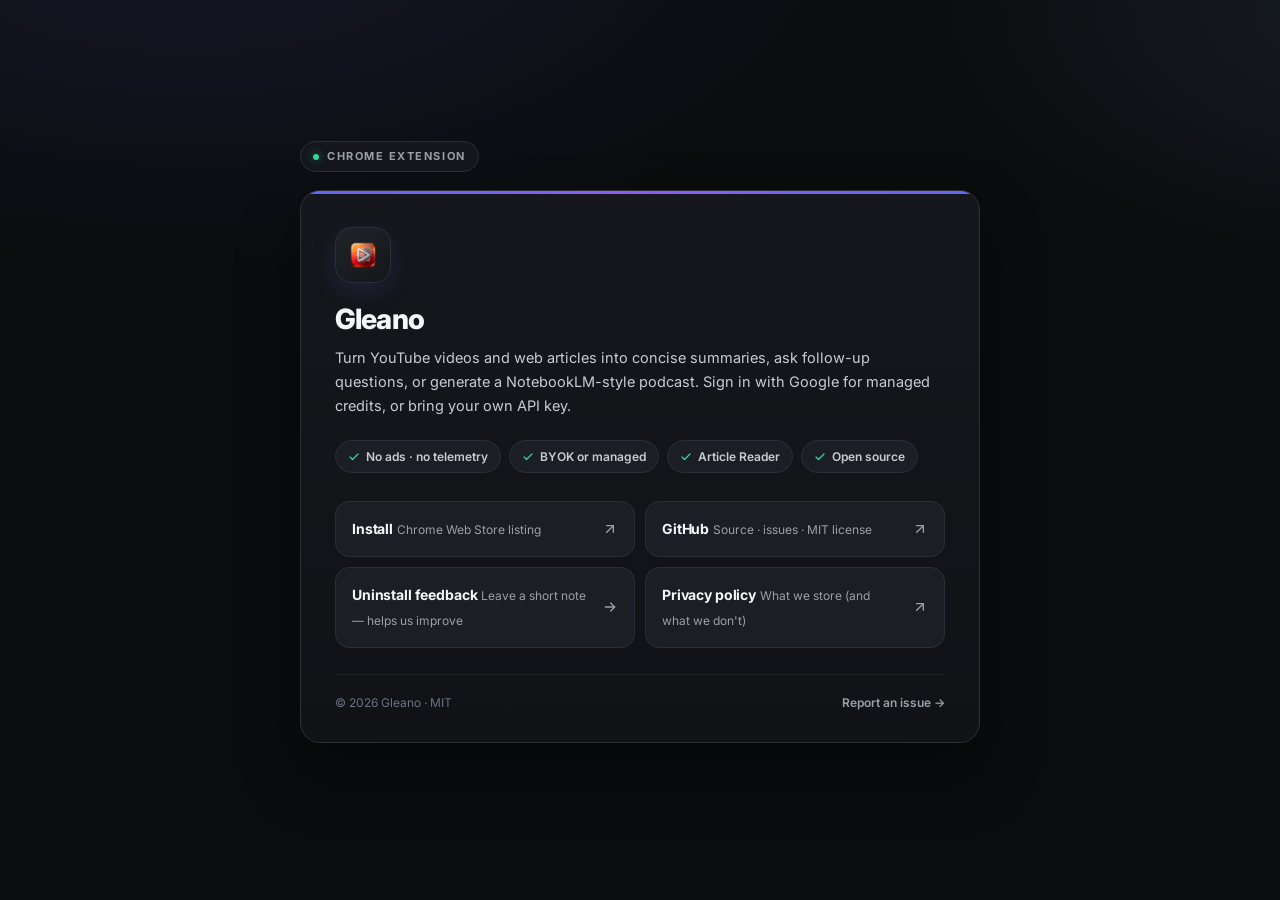
<file: docs/index.html>
<!DOCTYPE html>
<html lang="en">
<head>
  <meta charset="UTF-8">
  <meta name="viewport" content="width=device-width, initial-scale=1.0">
  <meta name="description" content="Gleano — Chrome extension for AI summaries and chat on YouTube videos and web articles. BYOK or managed AI.">
  <meta name="theme-color" content="#0b0c0e">
  <title>Gleano</title>
  <link rel="icon" href="favicon.png?v=2.1.6" sizes="32x32" type="image/png">
  <link rel="preconnect" href="https://fonts.googleapis.com">
  <link rel="preconnect" href="https://fonts.gstatic.com" crossorigin>
  <link href="https://fonts.googleapis.com/css2?family=Inter:wght@400;500;600;700;800&display=swap" rel="stylesheet">
  <style>
    :root {
      --bg: #0b0c0e;
      --bg-soft: #101216;
      --surface: #15171c;
      --surface-hi: #1b1e24;
      --border: #2a2e36;
      --border-subtle: rgba(255, 255, 255, 0.06);
      --text: #f5f6f8;
      --text-secondary: #c8ccd2;
      --muted: #9aa0a6;
      --dim: #6b7280;
      --brand: #6366f1;
      --brand-soft: rgba(99, 102, 241, 0.14);
      --link: #8ab4f8;
      --link-hover: #a9c5fb;
      --green: #34d399;
      --radius: 14px;
      --radius-lg: 20px;
      --font: 'Inter', -apple-system, BlinkMacSystemFont, 'Segoe UI', Roboto, sans-serif;
    }
    * { box-sizing: border-box; margin: 0; padding: 0; }
    html { scroll-behavior: smooth; color-scheme: dark; }
    body {
      font-family: var(--font);
      background:
        radial-gradient(1200px 600px at 15% -10%, rgba(99, 102, 241, 0.12), transparent 60%),
        radial-gradient(900px 500px at 110% 0%, rgba(138, 180, 248, 0.1), transparent 55%),
        var(--bg);
      color: var(--text);
      min-height: 100vh;
      line-height: 1.6;
      -webkit-font-smoothing: antialiased;
      padding: 48px 20px 64px;
      display: flex;
      align-items: center;
      justify-content: center;
    }
    .shell {
      width: 100%;
      max-width: 680px;
    }
    .eyebrow {
      display: inline-flex;
      align-items: center;
      gap: 8px;
      font-size: 11px;
      font-weight: 700;
      letter-spacing: 0.14em;
      text-transform: uppercase;
      color: var(--muted);
      margin-bottom: 18px;
      padding: 6px 12px;
      border-radius: 999px;
      background: var(--surface);
      border: 1px solid var(--border);
    }
    .eyebrow-dot {
      width: 6px;
      height: 6px;
      border-radius: 50%;
      background: var(--green);
      box-shadow: 0 0 10px rgba(52, 211, 153, 0.55);
    }
    .card {
      background: linear-gradient(180deg, var(--surface) 0%, var(--bg-soft) 100%);
      border: 1px solid var(--border);
      border-radius: var(--radius-lg);
      padding: 36px 34px 30px;
      box-shadow: 0 30px 60px rgba(0, 0, 0, 0.4), 0 1px 0 rgba(255, 255, 255, 0.03) inset;
      position: relative;
      overflow: hidden;
    }
    .card::before {
      content: '';
      position: absolute;
      top: 0; left: 0; right: 0;
      height: 3px;
      background: linear-gradient(90deg, var(--brand) 0%, #8b5cf6 50%, var(--brand) 100%);
    }
    .logo {
      width: 56px;
      height: 56px;
      border-radius: 16px;
      background: linear-gradient(145deg, #202328 0%, #14161a 100%);
      border: 1px solid var(--border);
      display: flex;
      align-items: center;
      justify-content: center;
      margin-bottom: 20px;
      box-shadow: 0 8px 24px rgba(99, 102, 241, 0.15);
    }
    .logo img { width: 32px; height: 32px; border-radius: 8px; display: block; }
    h1 {
      font-size: clamp(1.45rem, 4vw, 1.75rem);
      font-weight: 800;
      letter-spacing: -0.03em;
      line-height: 1.18;
      margin-bottom: 10px;
    }
    .lead {
      font-size: 14.5px;
      line-height: 1.65;
      color: var(--text-secondary);
      margin-bottom: 22px;
    }
    .pills {
      display: flex;
      flex-wrap: wrap;
      gap: 8px;
      margin-bottom: 28px;
    }
    .pill {
      font-size: 12px;
      font-weight: 600;
      padding: 6px 12px;
      border-radius: 999px;
      background: var(--surface-hi);
      border: 1px solid var(--border);
      color: var(--text-secondary);
      display: inline-flex;
      align-items: center;
      gap: 6px;
    }
    .pill svg { width: 12px; height: 12px; color: var(--green); }
    .links {
      display: grid;
      grid-template-columns: 1fr 1fr;
      gap: 10px;
      margin-bottom: 6px;
    }
    @media (max-width: 520px) {
      .links { grid-template-columns: 1fr; }
      .card { padding: 28px 22px 24px; }
    }
    .link-card {
      display: flex;
      align-items: center;
      justify-content: space-between;
      gap: 12px;
      padding: 14px 16px;
      background: var(--surface-hi);
      border: 1px solid var(--border);
      border-radius: var(--radius);
      text-decoration: none;
      color: var(--text);
      transition: border-color 0.18s ease, transform 0.18s ease, box-shadow 0.18s ease;
    }
    .link-card:hover {
      border-color: var(--link);
      transform: translateY(-1px);
      box-shadow: 0 6px 20px rgba(138, 180, 248, 0.1);
    }
    .link-card:focus-visible {
      outline: 2px solid var(--link);
      outline-offset: 2px;
    }
    .link-card-body { flex: 1; min-width: 0; }
    .link-card-title {
      font-size: 14px;
      font-weight: 700;
      letter-spacing: -0.01em;
      margin-bottom: 2px;
    }
    .link-card-sub {
      font-size: 12px;
      color: var(--muted);
      line-height: 1.4;
    }
    .link-card-arrow {
      flex-shrink: 0;
      color: var(--muted);
      transition: color 0.18s ease, transform 0.18s ease;
    }
    .link-card:hover .link-card-arrow {
      color: var(--link);
      transform: translateX(2px);
    }
    .link-card svg { width: 16px; height: 16px; }
    .foot {
      margin-top: 26px;
      padding-top: 18px;
      border-top: 1px solid var(--border-subtle);
      display: flex;
      flex-wrap: wrap;
      align-items: center;
      justify-content: space-between;
      gap: 10px;
      font-size: 12px;
      color: var(--dim);
    }
    .foot a {
      color: var(--muted);
      text-decoration: none;
      font-weight: 600;
    }
    .foot a:hover { color: var(--link); }
  </style>
</head>
<body>
  <main class="shell">
    <span class="eyebrow"><span class="eyebrow-dot" aria-hidden="true"></span>Chrome Extension</span>
    <article class="card">
      <div class="logo" aria-hidden="true">
        <img src="favicon.png?v=2.1.6" width="32" height="32" alt="">
      </div>
      <h1>Gleano</h1>
      <p class="lead">Turn YouTube videos and web articles into concise summaries, ask follow-up questions, or generate a NotebookLM-style podcast. Sign in with Google for managed credits, or bring your own API key.</p>

      <div class="pills" aria-label="Guarantees">
        <span class="pill"><svg viewBox="0 0 24 24" fill="none" stroke="currentColor" stroke-width="2.5" stroke-linecap="round" stroke-linejoin="round"><polyline points="20 6 9 17 4 12"/></svg>No ads · no telemetry</span>
        <span class="pill"><svg viewBox="0 0 24 24" fill="none" stroke="currentColor" stroke-width="2.5" stroke-linecap="round" stroke-linejoin="round"><polyline points="20 6 9 17 4 12"/></svg>BYOK or managed</span>
        <span class="pill"><svg viewBox="0 0 24 24" fill="none" stroke="currentColor" stroke-width="2.5" stroke-linecap="round" stroke-linejoin="round"><polyline points="20 6 9 17 4 12"/></svg>Article Reader</span>
        <span class="pill"><svg viewBox="0 0 24 24" fill="none" stroke="currentColor" stroke-width="2.5" stroke-linecap="round" stroke-linejoin="round"><polyline points="20 6 9 17 4 12"/></svg>Open source</span>
      </div>

      <nav class="links" aria-label="Primary links">
        <a class="link-card" href="https://chromewebstore.google.com/detail/dkbgkfeobjailmeiaidmapifohkjpgji" target="_blank" rel="noopener noreferrer">
          <span class="link-card-body">
            <span class="link-card-title">Install</span>
            <span class="link-card-sub">Chrome Web Store listing</span>
          </span>
          <svg class="link-card-arrow" viewBox="0 0 24 24" fill="none" stroke="currentColor" stroke-width="2" stroke-linecap="round" stroke-linejoin="round"><path d="M7 17 17 7"/><path d="M7 7h10v10"/></svg>
        </a>
        <a class="link-card" href="https://github.com/CemRoot/yt-ai-summarizer" target="_blank" rel="noopener noreferrer">
          <span class="link-card-body">
            <span class="link-card-title">GitHub</span>
            <span class="link-card-sub">Source · issues · MIT license</span>
          </span>
          <svg class="link-card-arrow" viewBox="0 0 24 24" fill="none" stroke="currentColor" stroke-width="2" stroke-linecap="round" stroke-linejoin="round"><path d="M7 17 17 7"/><path d="M7 7h10v10"/></svg>
        </a>
        <a class="link-card" href="uninstall.html">
          <span class="link-card-body">
            <span class="link-card-title">Uninstall feedback</span>
            <span class="link-card-sub">Leave a short note — helps us improve</span>
          </span>
          <svg class="link-card-arrow" viewBox="0 0 24 24" fill="none" stroke="currentColor" stroke-width="2" stroke-linecap="round" stroke-linejoin="round"><path d="M5 12h14"/><path d="m13 6 6 6-6 6"/></svg>
        </a>
        <a class="link-card" href="https://github.com/CemRoot/yt-ai-summarizer/blob/main/privacy-policy.html" target="_blank" rel="noopener noreferrer">
          <span class="link-card-body">
            <span class="link-card-title">Privacy policy</span>
            <span class="link-card-sub">What we store (and what we don't)</span>
          </span>
          <svg class="link-card-arrow" viewBox="0 0 24 24" fill="none" stroke="currentColor" stroke-width="2" stroke-linecap="round" stroke-linejoin="round"><path d="M7 17 17 7"/><path d="M7 7h10v10"/></svg>
        </a>
      </nav>

      <div class="foot">
        <span>© 2026 Gleano · MIT</span>
        <a href="https://github.com/CemRoot/yt-ai-summarizer/issues" target="_blank" rel="noopener noreferrer">Report an issue →</a>
      </div>
    </article>
  </main>
</body>
</html>
</file>
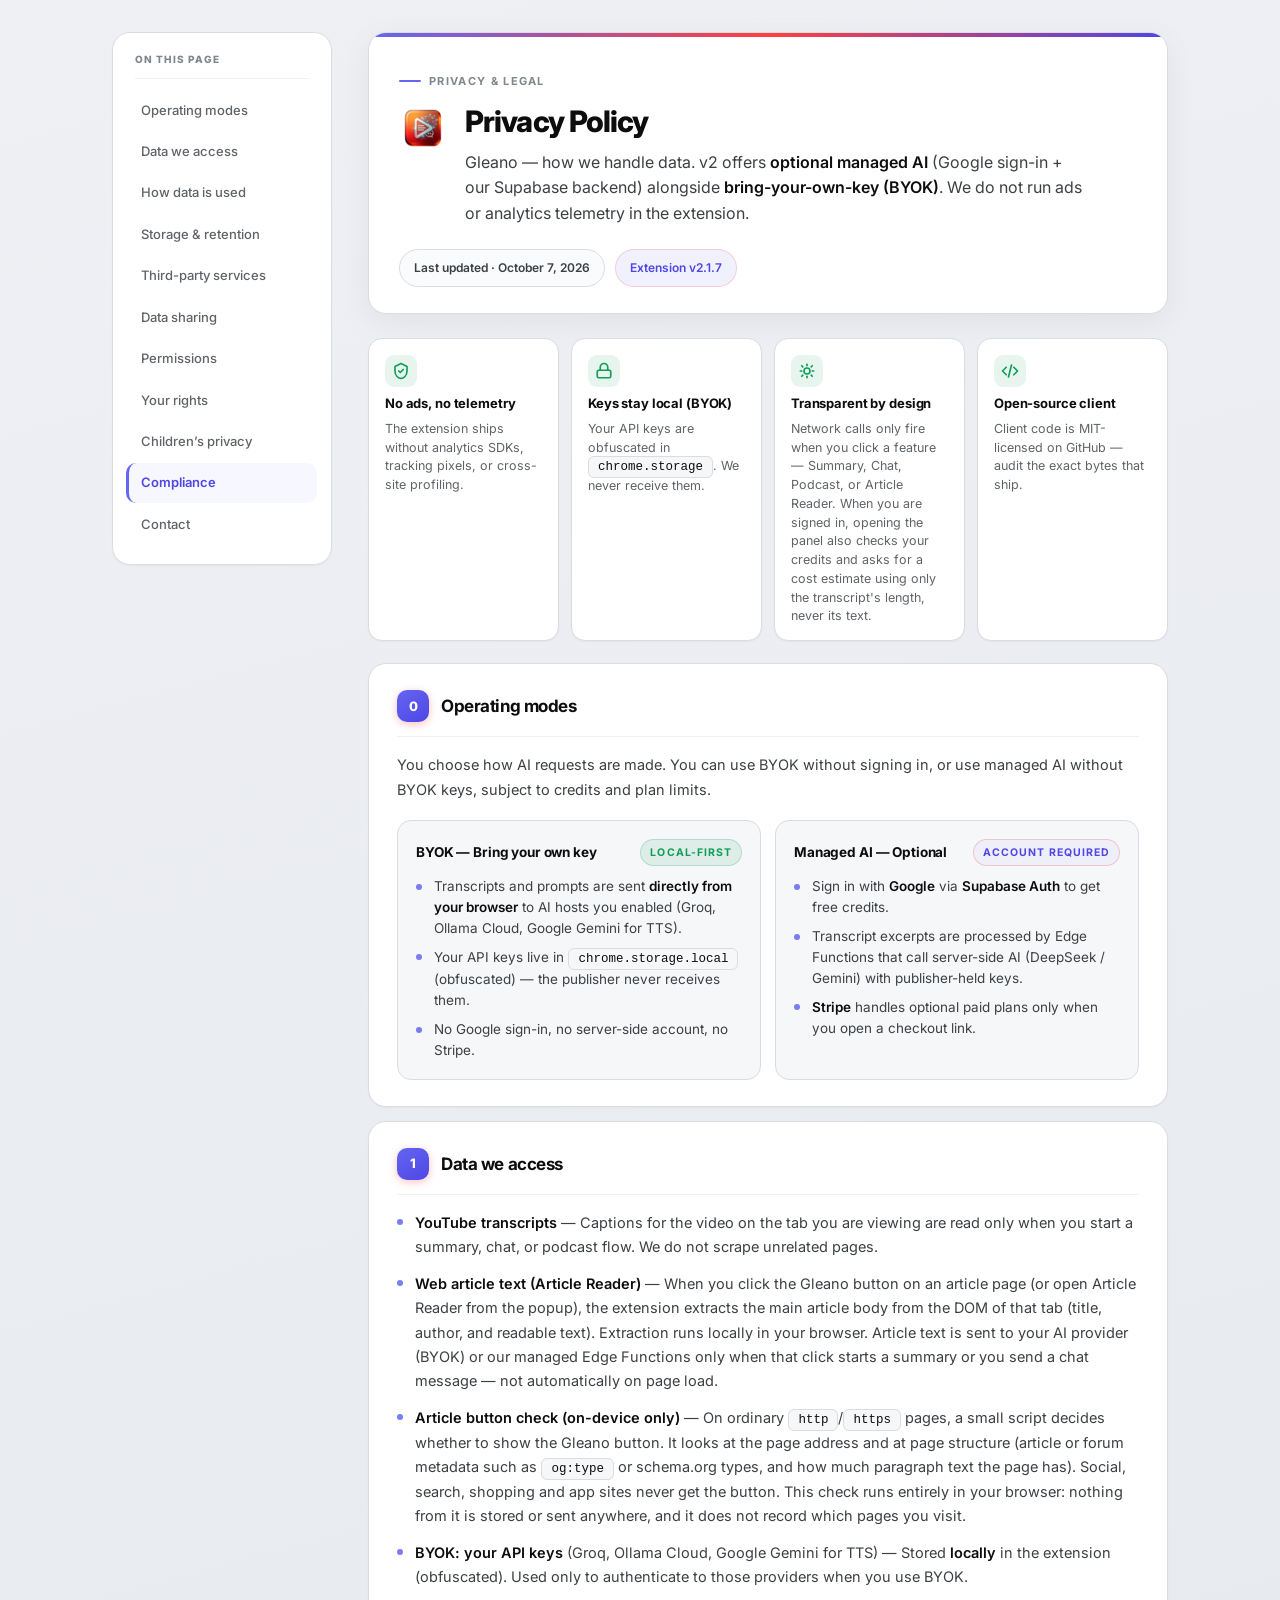
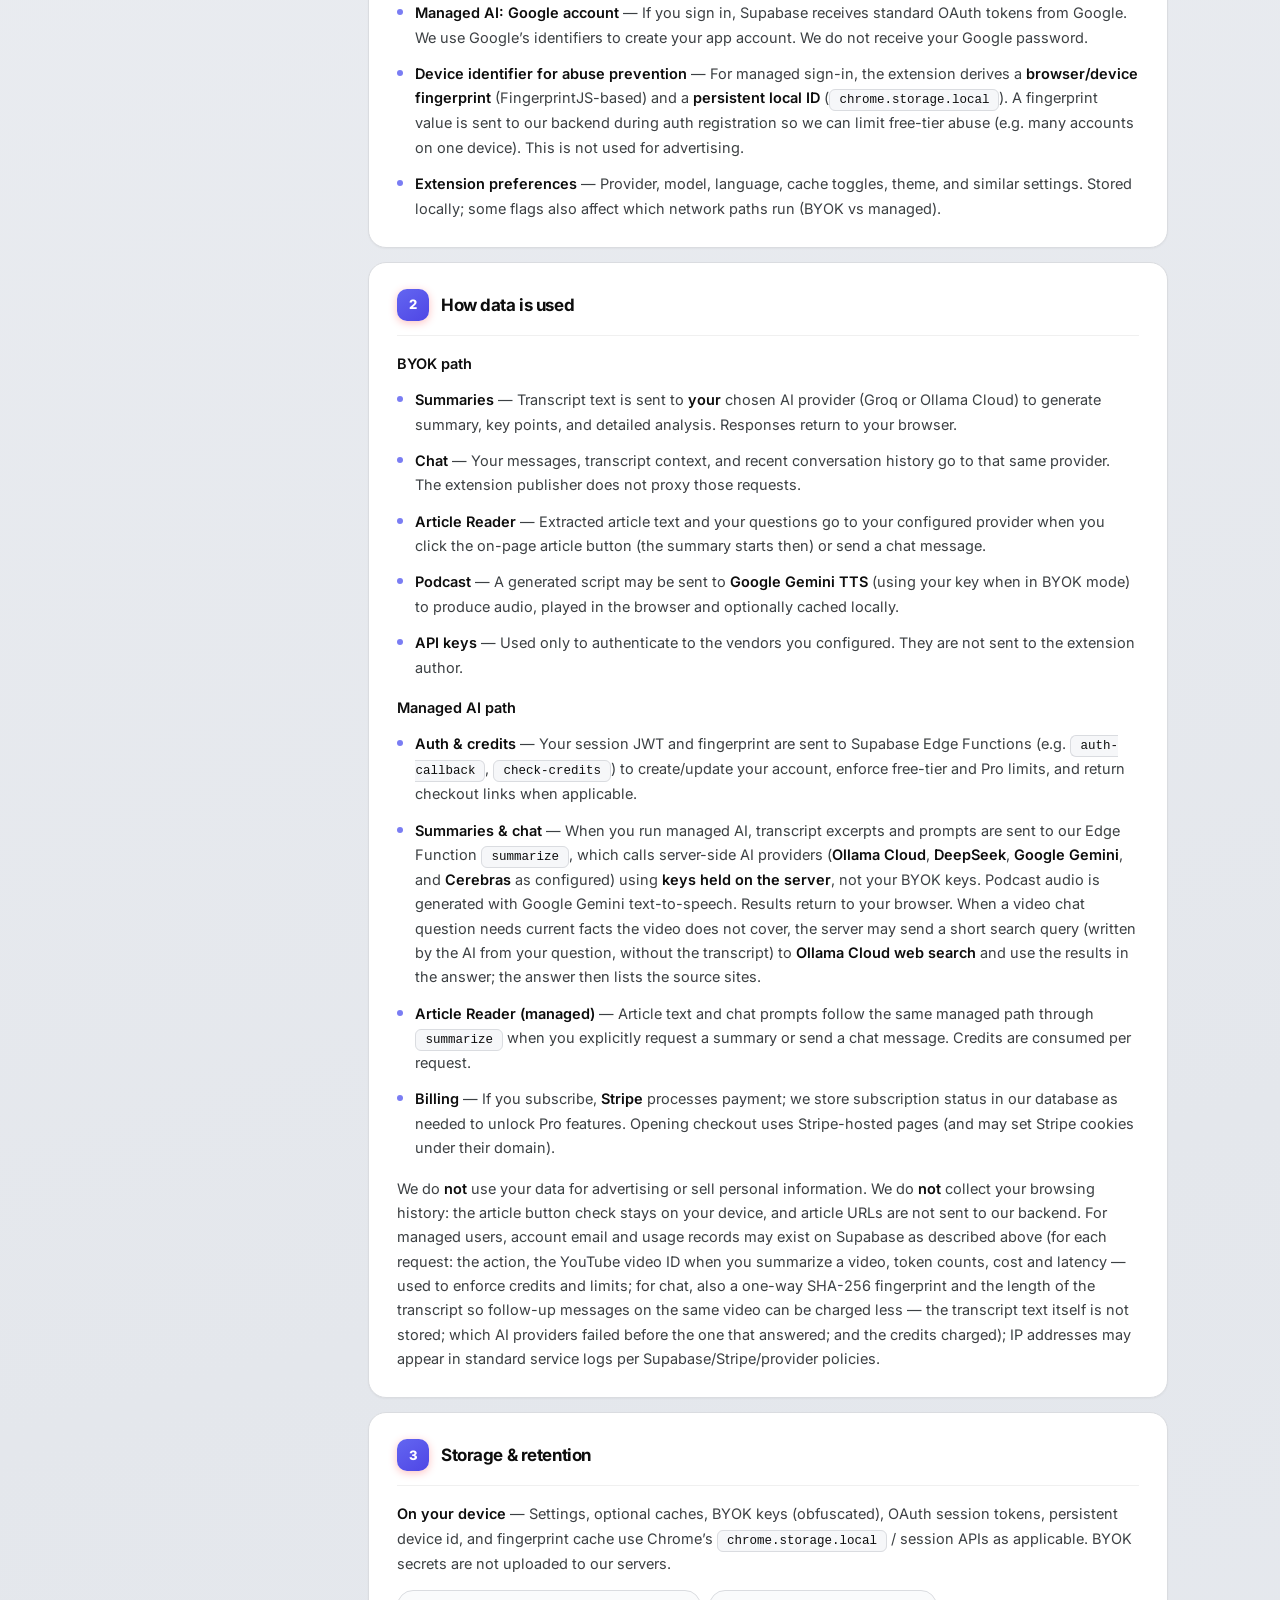
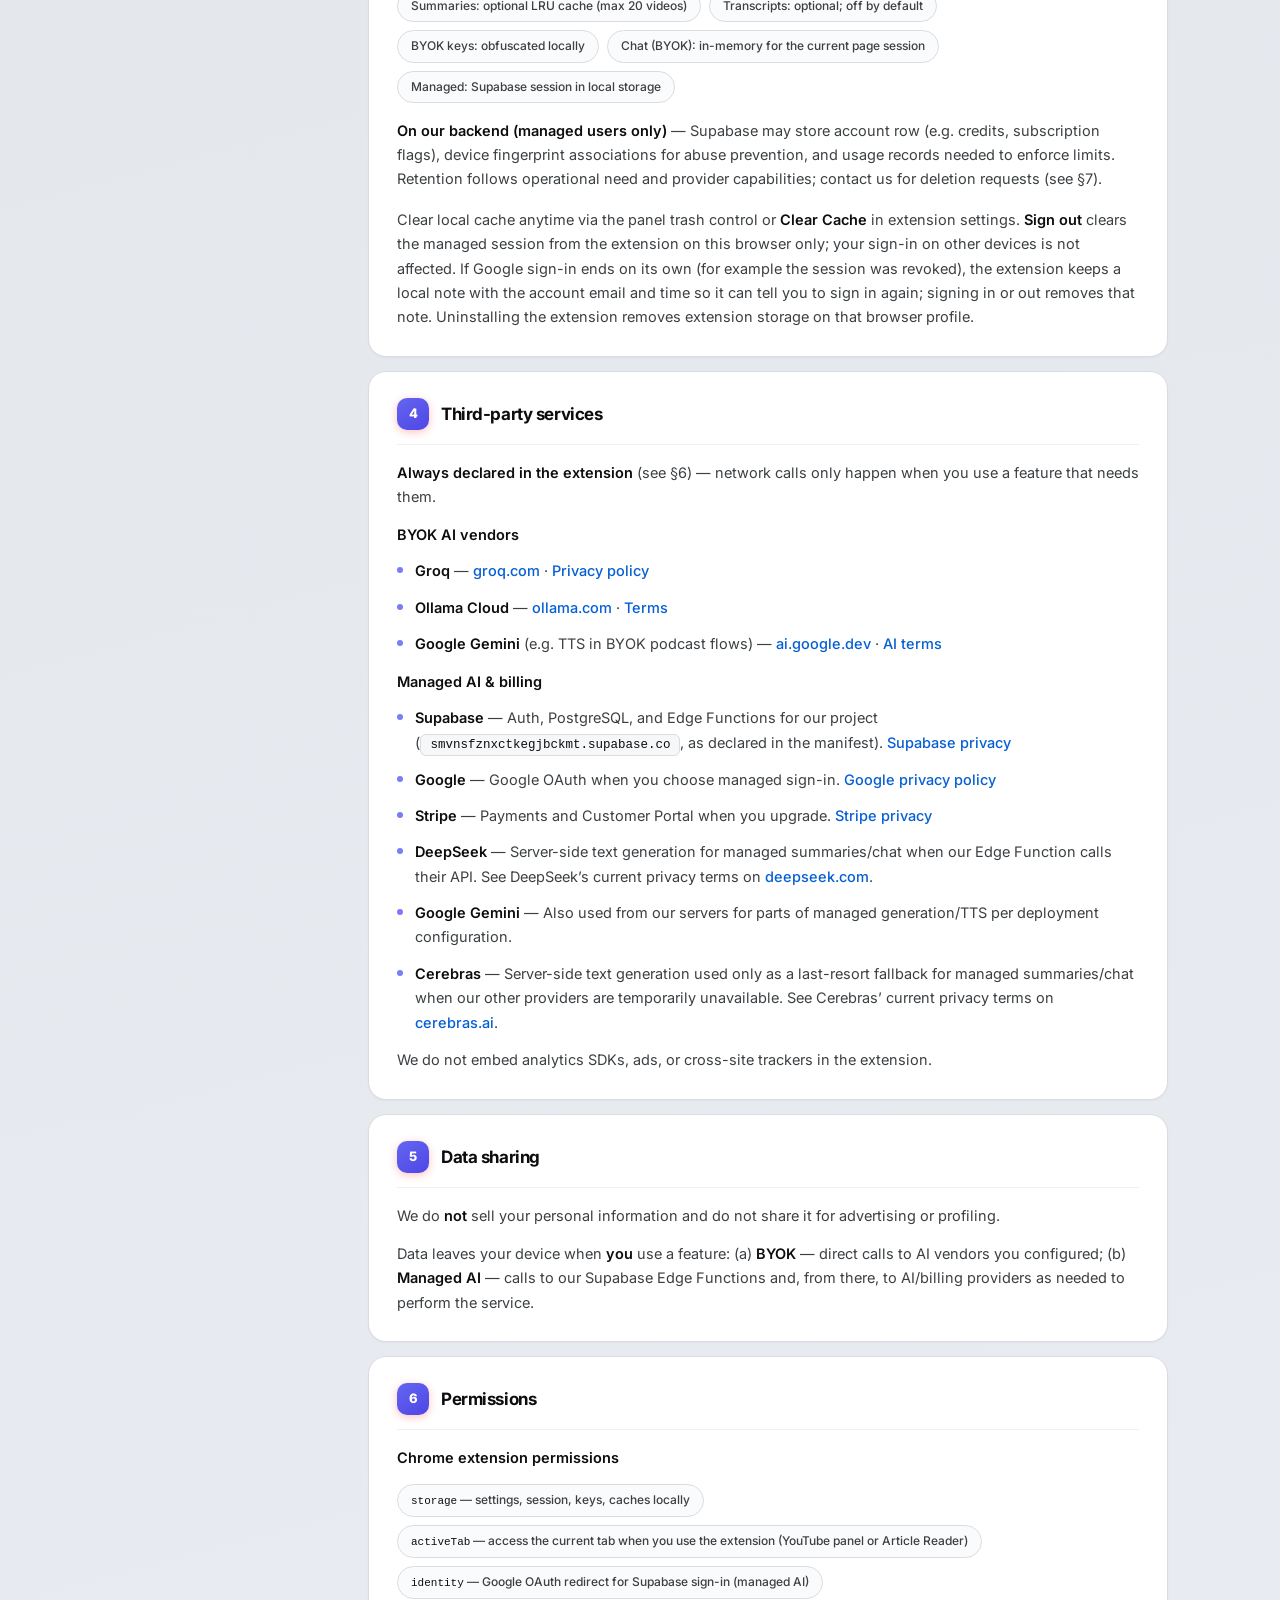
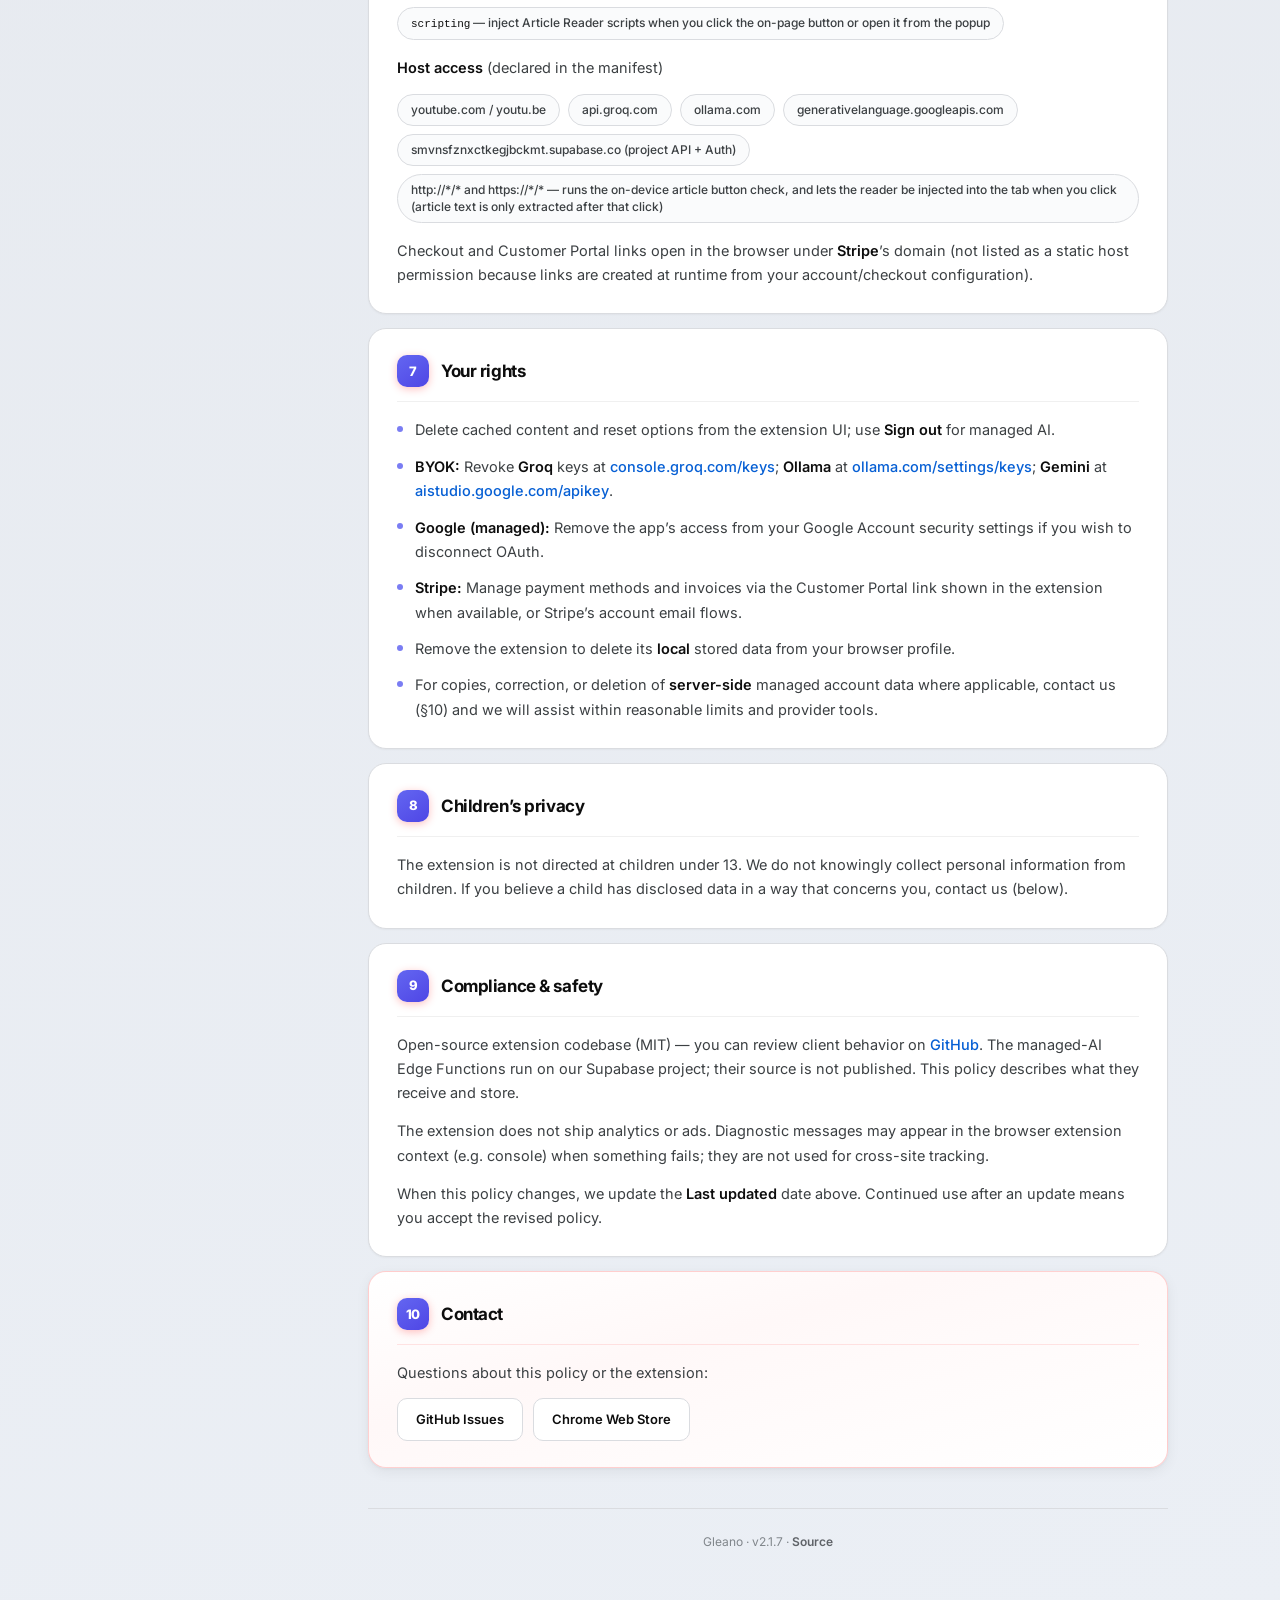
<file: privacy-policy.html>
<!DOCTYPE html>
<html lang="en">
<head>
  <meta charset="UTF-8">
  <meta name="viewport" content="width=device-width, initial-scale=1.0">
  <meta name="description" content="Privacy Policy for Gleano v2.1.7 — BYOK or optional managed AI (Supabase, Google sign-in), Stripe billing, no ads or analytics telemetry.">
  <meta name="theme-color" content="#eceef2">
  <title>Privacy Policy — Gleano</title>
  <link rel="icon" href="icons/icon32.png?v=2.1.5" sizes="32x32" type="image/png">
  <link rel="preconnect" href="https://fonts.googleapis.com">
  <link rel="preconnect" href="https://fonts.gstatic.com" crossorigin>
  <link href="https://fonts.googleapis.com/css2?family=Inter:wght@400;500;600;700;800&display=swap" rel="stylesheet">
  <style>
    :root {
      --bg-base: #eceef2;
      --bg-page: linear-gradient(165deg, #eef0f4 0%, #e4e7ec 45%, #ebeff5 100%);
      --surface: #ffffff;
      --surface-elevated: #fafbfc;
      --surface-tint: #f6f7f9;
      --text: #0d0d0d;
      --text-secondary: #3c4043;
      --muted: #5f6368;
      --dim: #80868b;
      --border: #dadce0;
      --border-subtle: rgba(0, 0, 0, 0.06);
      /* Gleano brand */
      --brand: #6366f1;
      --brand-dark: #4f46e5;
      --brand-soft: rgba(99, 102, 241, 0.09);
      --brand-softer: rgba(99, 102, 241, 0.05);
      /* Links: familiar "YouTube blue" */
      --link: #065fd4;
      --link-hover: #044aa3;
      --accent-green: #0f9d58;
      --accent-green-soft: rgba(15, 157, 88, 0.1);
      --radius-sm: 10px;
      --radius: 14px;
      --radius-lg: 18px;
      --shadow-sm: 0 1px 2px rgba(0, 0, 0, 0.04);
      --shadow-md: 0 4px 14px rgba(0, 0, 0, 0.06), 0 1px 3px rgba(0, 0, 0, 0.04);
      --shadow-header: 0 8px 32px rgba(0, 0, 0, 0.06), 0 1px 0 rgba(255, 255, 255, 0.8) inset;
      --font: 'Inter', -apple-system, BlinkMacSystemFont, 'Segoe UI', Roboto, sans-serif;
      --toc-width: 220px;
    }

    @media (prefers-color-scheme: dark) {
      :root {
        --bg-base: #0b0c0e;
        --bg-page: linear-gradient(165deg, #0d0f12 0%, #0b0c0e 48%, #101216 100%);
        --surface: #15171c;
        --surface-elevated: #1b1e24;
        --surface-tint: #181a20;
        --text: #f5f6f8;
        --text-secondary: #c8ccd2;
        --muted: #9aa0a6;
        --dim: #6b7280;
        --border: #2a2e36;
        --border-subtle: rgba(255, 255, 255, 0.06);
        --brand-soft: rgba(255, 64, 64, 0.18);
        --brand-softer: rgba(255, 64, 64, 0.09);
        --link: #8ab4f8;
        --link-hover: #a9c5fb;
        --accent-green: #34d399;
        --accent-green-soft: rgba(52, 211, 153, 0.12);
        --shadow-sm: 0 1px 2px rgba(0, 0, 0, 0.35);
        --shadow-md: 0 6px 22px rgba(0, 0, 0, 0.4), 0 1px 3px rgba(0, 0, 0, 0.3);
        --shadow-header: 0 10px 36px rgba(0, 0, 0, 0.45), 0 1px 0 rgba(255, 255, 255, 0.04) inset;
      }
    }

    * { box-sizing: border-box; margin: 0; padding: 0; }
    html {
      scroll-behavior: smooth;
      color-scheme: light dark;
    }
    @media (prefers-reduced-motion: reduce) {
      html { scroll-behavior: auto; }
      .toc a, .card, .contact-links a { transition: none; }
    }

    body {
      font-family: var(--font);
      background: var(--bg-base);
      background-image: var(--bg-page);
      color: var(--text);
      font-size: 15px;
      line-height: 1.65;
      -webkit-font-smoothing: antialiased;
      min-height: 100vh;
    }

    .shell {
      max-width: 1100px;
      margin: 0 auto;
      padding: 32px 22px 72px;
      display: grid;
      grid-template-columns: var(--toc-width) minmax(0, 1fr);
      gap: 36px;
      align-items: start;
    }

    .toc-wrap {
      position: sticky;
      top: 28px;
    }
    .toc-panel {
      background: var(--surface);
      border: 1px solid var(--border);
      border-radius: var(--radius-lg);
      box-shadow: var(--shadow-sm);
      padding: 18px 14px 20px;
    }
    .toc-label {
      font-size: 10px;
      font-weight: 800;
      letter-spacing: 0.11em;
      text-transform: uppercase;
      color: var(--dim);
      margin: 0 8px 12px;
      padding-bottom: 10px;
      border-bottom: 1px solid var(--border-subtle);
    }
    .toc {
      display: flex;
      flex-direction: column;
      gap: 2px;
    }
    .toc a {
      display: block;
      padding: 9px 12px;
      border-radius: var(--radius-sm);
      font-size: 13px;
      font-weight: 500;
      color: var(--muted);
      text-decoration: none;
      border-left: 3px solid transparent;
      margin-left: -1px;
      transition: color 0.18s ease, background 0.18s ease, border-color 0.18s ease;
    }
    .toc a:hover {
      color: var(--text);
      background: var(--surface-elevated);
    }
    .toc a:focus-visible {
      outline: 2px solid var(--link);
      outline-offset: 2px;
    }
    .toc a.active {
      color: var(--brand-dark);
      background: var(--brand-softer);
      border-left-color: var(--brand);
      font-weight: 600;
    }

    .main { min-width: 0; }

    .doc-header {
      background: var(--surface);
      border: 1px solid var(--border);
      border-radius: var(--radius-lg);
      box-shadow: var(--shadow-header);
      padding: 0;
      margin-bottom: 24px;
      overflow: hidden;
    }
    .doc-header-top {
      height: 4px;
      background: linear-gradient(90deg, var(--brand) 0%, #ff4040 50%, var(--brand-dark) 100%);
    }
    .doc-header-inner {
      padding: 28px 30px 26px;
    }
    .doc-eyebrow {
      display: inline-flex;
      align-items: center;
      gap: 8px;
      font-size: 11px;
      font-weight: 700;
      letter-spacing: 0.12em;
      text-transform: uppercase;
      color: var(--dim);
      margin-bottom: 14px;
    }
    .doc-eyebrow::before {
      content: '';
      width: 22px;
      height: 2px;
      background: var(--brand);
      border-radius: 1px;
    }
    .doc-brand {
      display: flex;
      align-items: flex-start;
      gap: 18px;
      margin-bottom: 20px;
    }
    .doc-logo {
      display: block;
      width: 48px;
      height: 48px;
      border-radius: 12px;
      flex-shrink: 0;
    }
    .doc-title-block { flex: 1; min-width: 0; }
    .doc-header h1 {
      font-size: clamp(1.5rem, 4vw, 1.85rem);
      font-weight: 800;
      letter-spacing: -0.03em;
      line-height: 1.2;
      color: var(--text);
      margin-bottom: 10px;
    }
    .doc-lead {
      color: var(--text-secondary);
      font-size: 1rem;
      line-height: 1.62;
      max-width: 62ch;
      font-weight: 400;
    }
    .doc-lead strong { color: var(--text); font-weight: 600; }
    .doc-meta {
      display: flex;
      flex-wrap: wrap;
      gap: 10px;
      margin-top: 22px;
    }
    .meta-pill {
      display: inline-flex;
      align-items: center;
      gap: 8px;
      padding: 8px 14px;
      border-radius: 999px;
      font-size: 12px;
      font-weight: 600;
      color: var(--text-secondary);
      background: var(--surface-elevated);
      border: 1px solid var(--border);
    }
    .meta-pill svg {
      width: 14px;
      height: 14px;
      opacity: 0.7;
      flex-shrink: 0;
    }
    .meta-pill--version {
      background: var(--brand-soft);
      border-color: rgba(255, 0, 0, 0.15);
      color: var(--brand-dark);
    }

    .section {
      scroll-margin-top: 24px;
      margin-bottom: 14px;
    }
    .card {
      background: var(--surface);
      border: 1px solid var(--border);
      border-radius: var(--radius-lg);
      box-shadow: var(--shadow-sm);
      padding: 26px 28px;
    }
    .card h2 {
      font-size: 1.0625rem;
      font-weight: 700;
      letter-spacing: -0.025em;
      margin-bottom: 16px;
      display: flex;
      align-items: center;
      gap: 12px;
      color: var(--text);
      padding-bottom: 14px;
      border-bottom: 1px solid var(--border-subtle);
    }
    .card h2 .num {
      display: inline-flex;
      align-items: center;
      justify-content: center;
      min-width: 32px;
      height: 32px;
      padding: 0 8px;
      border-radius: 10px;
      background: linear-gradient(145deg, var(--brand) 0%, var(--brand-dark) 100%);
      color: #fff;
      font-size: 13px;
      font-weight: 800;
      flex-shrink: 0;
      box-shadow: 0 2px 8px rgba(255, 0, 0, 0.25);
    }
    .card p {
      color: var(--text-secondary);
      margin-bottom: 12px;
      font-size: 14.5px;
      line-height: 1.68;
    }
    .card p:last-child { margin-bottom: 0; }
    .card .spaced-top { margin-top: 1rem; }
    .card .spaced-top-sm { margin-top: 0.85rem; }
    .card ul {
      margin: 0;
      padding: 0;
      list-style: none;
      color: var(--text-secondary);
      font-size: 14.5px;
      line-height: 1.68;
    }
    .card li {
      margin-bottom: 12px;
      padding-left: 1.15rem;
      position: relative;
    }
    .card li:last-child { margin-bottom: 0; }
    .card li::before {
      content: '';
      position: absolute;
      left: 0;
      top: 0.55em;
      width: 6px;
      height: 6px;
      border-radius: 50%;
      background: var(--brand);
      opacity: 0.85;
    }
    .card li strong, .card p strong { color: var(--text); font-weight: 600; }
    .card a {
      color: var(--link);
      text-decoration: none;
      font-weight: 500;
      border-bottom: 1px solid transparent;
      transition: color 0.15s ease, border-color 0.15s ease;
    }
    .card a:hover {
      color: var(--link-hover);
      border-bottom-color: rgba(6, 95, 212, 0.35);
    }
    .card a:focus-visible {
      outline: 2px solid var(--link);
      outline-offset: 2px;
      border-radius: 2px;
    }

    .chips { display: flex; flex-wrap: wrap; gap: 8px; margin: 14px 0 6px; }
    .chip {
      font-size: 12px;
      font-weight: 500;
      color: var(--text-secondary);
      background: var(--surface-elevated);
      border: 1px solid var(--border);
      padding: 7px 13px;
      border-radius: 999px;
      line-height: 1.35;
    }
    .chip code {
      font-family: ui-monospace, 'SF Mono', Consolas, monospace;
      font-size: 11px;
      color: var(--text);
    }
    .inline-code {
      font-family: ui-monospace, 'SF Mono', Consolas, monospace;
      font-size: 12.5px;
      background: var(--surface-tint);
      border: 1px solid var(--border);
      padding: 3px 9px;
      border-radius: 6px;
      color: var(--text);
    }

    /* At-a-glance trust-signal grid */
    .glance {
      display: grid;
      grid-template-columns: repeat(4, minmax(0, 1fr));
      gap: 12px;
      margin: 0 0 22px;
    }
    .glance-card {
      background: var(--surface);
      border: 1px solid var(--border);
      border-radius: var(--radius);
      padding: 16px 16px 14px;
      box-shadow: var(--shadow-sm);
      display: flex;
      flex-direction: column;
      gap: 8px;
      min-height: 108px;
    }
    .glance-icon {
      width: 32px;
      height: 32px;
      border-radius: 9px;
      background: var(--accent-green-soft);
      color: var(--accent-green);
      display: inline-flex;
      align-items: center;
      justify-content: center;
    }
    .glance-icon svg { width: 18px; height: 18px; }
    .glance-title {
      font-size: 13px;
      font-weight: 700;
      letter-spacing: -0.01em;
      color: var(--text);
      line-height: 1.3;
    }
    .glance-sub {
      font-size: 12.5px;
      line-height: 1.5;
      color: var(--muted);
    }
    @media (max-width: 860px) {
      .glance { grid-template-columns: repeat(2, minmax(0, 1fr)); }
    }
    @media (max-width: 480px) {
      .glance { grid-template-columns: 1fr; }
    }

    /* Mode comparison (BYOK vs Managed) */
    .modes {
      display: grid;
      grid-template-columns: 1fr 1fr;
      gap: 14px;
      margin-top: 18px;
    }
    .mode-card {
      background: var(--surface-tint);
      border: 1px solid var(--border);
      border-radius: var(--radius);
      padding: 18px;
    }
    .mode-head {
      display: flex;
      align-items: center;
      justify-content: space-between;
      gap: 10px;
      margin-bottom: 10px;
    }
    .mode-name {
      font-size: 13.5px;
      font-weight: 700;
      letter-spacing: -0.01em;
    }
    .mode-badge {
      font-size: 10.5px;
      font-weight: 700;
      letter-spacing: 0.1em;
      text-transform: uppercase;
      padding: 4px 9px;
      border-radius: 999px;
      background: var(--brand-softer);
      color: var(--brand-dark);
      border: 1px solid rgba(255, 0, 0, 0.18);
    }
    .mode-badge.mode-badge--green {
      background: var(--accent-green-soft);
      color: var(--accent-green);
      border-color: rgba(15, 157, 88, 0.22);
    }
    @media (prefers-color-scheme: dark) {
      .mode-badge { color: #ff7676; border-color: rgba(255, 64, 64, 0.3); }
      .mode-badge.mode-badge--green { color: #5be3a7; border-color: rgba(52, 211, 153, 0.3); }
    }
    .mode-card ul { padding-left: 0; }
    .mode-card li {
      font-size: 13.5px;
      line-height: 1.55;
      margin-bottom: 8px;
    }
    .mode-card li:last-child { margin-bottom: 0; }
    @media (max-width: 680px) {
      .modes { grid-template-columns: 1fr; }
    }

    .contact-card {
      border-color: rgba(255, 0, 0, 0.18);
      background: linear-gradient(165deg, #fff 0%, #fff8f8 38%, #fff 100%);
      box-shadow: var(--shadow-md);
    }
    .contact-card h2 { border-bottom-color: rgba(255, 0, 0, 0.1); }
    .contact-links { display: flex; flex-wrap: wrap; gap: 10px; margin-top: 12px; }
    .contact-links a {
      display: inline-flex;
      align-items: center;
      padding: 10px 18px;
      border-radius: var(--radius-sm);
      border: 1px solid var(--border);
      background: var(--surface);
      font-size: 13px;
      font-weight: 600;
      color: var(--text);
      text-decoration: none;
      transition: border-color 0.18s ease, box-shadow 0.18s ease, color 0.18s ease;
    }
    .contact-links a:hover {
      border-color: var(--brand);
      color: var(--brand-dark);
      box-shadow: 0 2px 12px rgba(255, 0, 0, 0.12);
    }
    .contact-links a:focus-visible {
      outline: 2px solid var(--link);
      outline-offset: 2px;
    }

    .site-footer {
      margin-top: 40px;
      padding: 24px 20px 0;
      border-top: 1px solid var(--border);
      text-align: center;
      font-size: 12px;
      color: var(--dim);
      line-height: 1.5;
    }
    .site-footer a {
      color: var(--muted);
      font-weight: 600;
      text-decoration: none;
      border-bottom: 1px solid transparent;
    }
    .site-footer a:hover {
      color: var(--link);
      border-bottom-color: rgba(6, 95, 212, 0.3);
    }

    @media (max-width: 860px) {
      .shell {
        grid-template-columns: 1fr;
        gap: 22px;
        padding: 20px 16px 56px;
      }
      .toc-wrap {
        position: static;
      }
      .toc-panel {
        padding: 14px 12px 16px;
      }
      .toc {
        flex-direction: row;
        flex-wrap: wrap;
        gap: 6px;
      }
      .toc-label {
        width: 100%;
        margin-bottom: 8px;
        padding-bottom: 8px;
      }
      .toc a {
        border-left: none;
        border-radius: 999px;
        padding: 7px 12px;
        margin-left: 0;
        background: var(--surface-elevated);
        border: 1px solid var(--border);
        font-size: 12px;
      }
      .toc a.active {
        border: 1px solid rgba(255, 0, 0, 0.35);
        background: var(--brand-softer);
        color: var(--brand-dark);
      }
      .doc-header-inner { padding: 22px 18px 20px; }
      .doc-brand { flex-direction: column; align-items: center; text-align: center; }
      .doc-title-block { display: flex; flex-direction: column; align-items: center; }
      .doc-lead { text-align: center; max-width: 100%; }
      .doc-meta { justify-content: center; }
      .card { padding: 20px 18px; }
    }
  </style>
</head>
<body>
  <div class="shell">
    <div class="toc-wrap">
      <div class="toc-panel">
        <div class="toc-label">On this page</div>
        <nav class="toc" aria-label="Table of contents">
          <a href="#overview">Operating modes</a>
          <a href="#data-access">Data we access</a>
          <a href="#data-usage">How data is used</a>
          <a href="#storage">Storage &amp; retention</a>
          <a href="#third-party">Third-party services</a>
          <a href="#sharing">Data sharing</a>
          <a href="#permissions">Permissions</a>
          <a href="#rights">Your rights</a>
          <a href="#children">Children’s privacy</a>
          <a href="#compliance">Compliance</a>
          <a href="#contact">Contact</a>
        </nav>
      </div>
    </div>

    <main class="main">
      <header class="doc-header">
        <div class="doc-header-top" aria-hidden="true"></div>
        <div class="doc-header-inner">
          <p class="doc-eyebrow">Privacy &amp; legal</p>
          <div class="doc-brand">
            <img class="doc-logo" src="icons/icon48.png?v=2.1.5" width="48" height="48" alt="" aria-hidden="true">
            <div class="doc-title-block">
              <h1>Privacy Policy</h1>
              <p class="doc-lead">Gleano — how we handle data. v2 offers <strong>optional managed AI</strong> (Google sign-in + our Supabase backend) alongside <strong>bring-your-own-key (BYOK)</strong>. We do not run ads or analytics telemetry in the extension.</p>
            </div>
          </div>
          <div class="doc-meta">
            <span class="meta-pill">Last updated · October 7, 2026</span>
            <span class="meta-pill meta-pill--version">Extension v2.1.7</span>
          </div>
        </div>
      </header>

      <section class="glance" aria-label="At a glance">
        <div class="glance-card">
          <span class="glance-icon" aria-hidden="true">
            <svg viewBox="0 0 24 24" fill="none" stroke="currentColor" stroke-width="2.2" stroke-linecap="round" stroke-linejoin="round"><path d="M12 2 4 6v6c0 5 3.4 9.2 8 10 4.6-.8 8-5 8-10V6l-8-4z"/><path d="m9 12 2 2 4-4"/></svg>
          </span>
          <div class="glance-title">No ads, no telemetry</div>
          <div class="glance-sub">The extension ships without analytics SDKs, tracking pixels, or cross-site profiling.</div>
        </div>
        <div class="glance-card">
          <span class="glance-icon" aria-hidden="true">
            <svg viewBox="0 0 24 24" fill="none" stroke="currentColor" stroke-width="2.2" stroke-linecap="round" stroke-linejoin="round"><rect x="3" y="11" width="18" height="10" rx="2"/><path d="M7 11V7a5 5 0 0 1 10 0v4"/></svg>
          </span>
          <div class="glance-title">Keys stay local (BYOK)</div>
          <div class="glance-sub">Your API keys are obfuscated in <span class="inline-code">chrome.storage</span>. We never receive them.</div>
        </div>
        <div class="glance-card">
          <span class="glance-icon" aria-hidden="true">
            <svg viewBox="0 0 24 24" fill="none" stroke="currentColor" stroke-width="2.2" stroke-linecap="round" stroke-linejoin="round"><path d="M12 3v2"/><path d="M12 19v2"/><path d="m5 5 1.4 1.4"/><path d="m17.6 17.6 1.4 1.4"/><path d="M3 12h2"/><path d="M19 12h2"/><path d="m5 19 1.4-1.4"/><path d="m17.6 6.4 1.4-1.4"/><circle cx="12" cy="12" r="4"/></svg>
          </span>
          <div class="glance-title">Transparent by design</div>
          <div class="glance-sub">Network calls only fire when you click a feature — Summary, Chat, Podcast, or Article Reader. When you are signed in, opening the panel also checks your credits and asks for a cost estimate using only the transcript's length, never its text.</div>
        </div>
        <div class="glance-card">
          <span class="glance-icon" aria-hidden="true">
            <svg viewBox="0 0 24 24" fill="none" stroke="currentColor" stroke-width="2.2" stroke-linecap="round" stroke-linejoin="round"><path d="m7 17-5-5 5-5"/><path d="m17 17 5-5-5-5"/><path d="m14 4-4 16"/></svg>
          </span>
          <div class="glance-title">Open-source client</div>
          <div class="glance-sub">Client code is MIT-licensed on GitHub — audit the exact bytes that ship.</div>
        </div>
      </section>

      <div class="section" id="overview">
        <div class="card">
          <h2><span class="num">0</span> Operating modes</h2>
          <p>You choose how AI requests are made. You can use BYOK without signing in, or use managed AI without BYOK keys, subject to credits and plan limits.</p>
          <div class="modes">
            <div class="mode-card">
              <div class="mode-head">
                <span class="mode-name">BYOK — Bring your own key</span>
                <span class="mode-badge mode-badge--green">Local-first</span>
              </div>
              <ul>
                <li>Transcripts and prompts are sent <strong>directly from your browser</strong> to AI hosts you enabled (Groq, Ollama Cloud, Google Gemini for TTS).</li>
                <li>Your API keys live in <span class="inline-code">chrome.storage.local</span> (obfuscated) — the publisher never receives them.</li>
                <li>No Google sign-in, no server-side account, no Stripe.</li>
              </ul>
            </div>
            <div class="mode-card">
              <div class="mode-head">
                <span class="mode-name">Managed AI — Optional</span>
                <span class="mode-badge">Account required</span>
              </div>
              <ul>
                <li>Sign in with <strong>Google</strong> via <strong>Supabase Auth</strong> to get free credits.</li>
                <li>Transcript excerpts are processed by Edge Functions that call server-side AI (DeepSeek / Gemini) with publisher-held keys.</li>
                <li><strong>Stripe</strong> handles optional paid plans only when you open a checkout link.</li>
              </ul>
            </div>
          </div>
        </div>
      </div>

      <div class="section" id="data-access">
        <div class="card">
          <h2><span class="num">1</span> Data we access</h2>
          <ul>
            <li><strong>YouTube transcripts</strong> — Captions for the video on the tab you are viewing are read only when you start a summary, chat, or podcast flow. We do not scrape unrelated pages.</li>
            <li><strong>Web article text (Article Reader)</strong> — When you click the Gleano button on an article page (or open Article Reader from the popup), the extension extracts the main article body from the DOM of that tab (title, author, and readable text). Extraction runs locally in your browser. Article text is sent to your AI provider (BYOK) or our managed Edge Functions only when that click starts a summary or you send a chat message — not automatically on page load.</li>
            <li><strong>Article button check (on-device only)</strong> — On ordinary <span class="inline-code">http</span>/<span class="inline-code">https</span> pages, a small script decides whether to show the Gleano button. It looks at the page address and at page structure (article or forum metadata such as <span class="inline-code">og:type</span> or schema.org types, and how much paragraph text the page has). Social, search, shopping and app sites never get the button. This check runs entirely in your browser: nothing from it is stored or sent anywhere, and it does not record which pages you visit.</li>
            <li><strong>BYOK: your API keys</strong> (Groq, Ollama Cloud, Google Gemini for TTS) — Stored <strong>locally</strong> in the extension (obfuscated). Used only to authenticate to those providers when you use BYOK.</li>
            <li><strong>Managed AI: Google account</strong> — If you sign in, Supabase receives standard OAuth tokens from Google. We use Google’s identifiers to create your app account. We do not receive your Google password.</li>
            <li><strong>Device identifier for abuse prevention</strong> — For managed sign-in, the extension derives a <strong>browser/device fingerprint</strong> (FingerprintJS-based) and a <strong>persistent local ID</strong> (<span class="inline-code">chrome.storage.local</span>). A fingerprint value is sent to our backend during auth registration so we can limit free-tier abuse (e.g. many accounts on one device). This is not used for advertising.</li>
            <li><strong>Extension preferences</strong> — Provider, model, language, cache toggles, theme, and similar settings. Stored locally; some flags also affect which network paths run (BYOK vs managed).</li>
          </ul>
        </div>
      </div>

      <div class="section" id="data-usage">
        <div class="card">
          <h2><span class="num">2</span> How data is used</h2>
          <p><strong>BYOK path</strong></p>
          <ul>
            <li><strong>Summaries</strong> — Transcript text is sent to <strong>your</strong> chosen AI provider (Groq or Ollama Cloud) to generate summary, key points, and detailed analysis. Responses return to your browser.</li>
            <li><strong>Chat</strong> — Your messages, transcript context, and recent conversation history go to that same provider. The extension publisher does not proxy those requests.</li>
            <li><strong>Article Reader</strong> — Extracted article text and your questions go to your configured provider when you click the on-page article button (the summary starts then) or send a chat message.</li>
            <li><strong>Podcast</strong> — A generated script may be sent to <strong>Google Gemini TTS</strong> (using your key when in BYOK mode) to produce audio, played in the browser and optionally cached locally.</li>
            <li><strong>API keys</strong> — Used only to authenticate to the vendors you configured. They are not sent to the extension author.</li>
          </ul>
          <p class="spaced-top"><strong>Managed AI path</strong></p>
          <ul>
            <li><strong>Auth &amp; credits</strong> — Your session JWT and fingerprint are sent to Supabase Edge Functions (e.g. <span class="inline-code">auth-callback</span>, <span class="inline-code">check-credits</span>) to create/update your account, enforce free-tier and Pro limits, and return checkout links when applicable.</li>
            <li><strong>Summaries &amp; chat</strong> — When you run managed AI, transcript excerpts and prompts are sent to our Edge Function <span class="inline-code">summarize</span>, which calls server-side AI providers (<strong>Ollama Cloud</strong>, <strong>DeepSeek</strong>, <strong>Google Gemini</strong>, and <strong>Cerebras</strong> as configured) using <strong>keys held on the server</strong>, not your BYOK keys. Podcast audio is generated with Google Gemini text-to-speech. Results return to your browser. When a video chat question needs current facts the video does not cover, the server may send a short search query (written by the AI from your question, without the transcript) to <strong>Ollama Cloud web search</strong> and use the results in the answer; the answer then lists the source sites.</li>
            <li><strong>Article Reader (managed)</strong> — Article text and chat prompts follow the same managed path through <span class="inline-code">summarize</span> when you explicitly request a summary or send a chat message. Credits are consumed per request.</li>
            <li><strong>Billing</strong> — If you subscribe, <strong>Stripe</strong> processes payment; we store subscription status in our database as needed to unlock Pro features. Opening checkout uses Stripe-hosted pages (and may set Stripe cookies under their domain).</li>
          </ul>
          <p class="spaced-top">We do <strong>not</strong> use your data for advertising or sell personal information. We do <strong>not</strong> collect your browsing history: the article button check stays on your device, and article URLs are not sent to our backend. For managed users, account email and usage records may exist on Supabase as described above (for each request: the action, the YouTube video ID when you summarize a video, token counts, cost and latency — used to enforce credits and limits; for chat, also a one-way SHA-256 fingerprint and the length of the transcript so follow-up messages on the same video can be charged less — the transcript text itself is not stored; which AI providers failed before the one that answered; and the credits charged); IP addresses may appear in standard service logs per Supabase/Stripe/provider policies.</p>
        </div>
      </div>

      <div class="section" id="storage">
        <div class="card">
          <h2><span class="num">3</span> Storage &amp; retention</h2>
          <p><strong>On your device</strong> — Settings, optional caches, BYOK keys (obfuscated), OAuth session tokens, persistent device id, and fingerprint cache use Chrome’s <span class="inline-code">chrome.storage.local</span> / session APIs as applicable. BYOK secrets are not uploaded to our servers.</p>
          <div class="chips">
            <span class="chip">Summaries: optional LRU cache (max 20 videos)</span>
            <span class="chip">Transcripts: optional; off by default</span>
            <span class="chip">BYOK keys: obfuscated locally</span>
            <span class="chip">Chat (BYOK): in-memory for the current page session</span>
            <span class="chip">Managed: Supabase session in local storage</span>
          </div>
          <p class="spaced-top"><strong>On our backend (managed users only)</strong> — Supabase may store account row (e.g. credits, subscription flags), device fingerprint associations for abuse prevention, and usage records needed to enforce limits. Retention follows operational need and provider capabilities; contact us for deletion requests (see §7).</p>
          <p class="spaced-top">Clear local cache anytime via the panel trash control or <strong>Clear Cache</strong> in extension settings. <strong>Sign out</strong> clears the managed session from the extension on this browser only; your sign-in on other devices is not affected. If Google sign-in ends on its own (for example the session was revoked), the extension keeps a local note with the account email and time so it can tell you to sign in again; signing in or out removes that note. Uninstalling the extension removes extension storage on that browser profile.</p>
        </div>
      </div>

      <div class="section" id="third-party">
        <div class="card">
          <h2><span class="num">4</span> Third-party services</h2>
          <p><strong>Always declared in the extension</strong> (see §6) — network calls only happen when you use a feature that needs them.</p>
          <p class="spaced-top-sm"><strong>BYOK AI vendors</strong></p>
          <ul>
            <li><strong>Groq</strong> — <a href="https://groq.com" target="_blank" rel="noopener noreferrer">groq.com</a> · <a href="https://groq.com/privacy-policy/" target="_blank" rel="noopener noreferrer">Privacy policy</a></li>
            <li><strong>Ollama Cloud</strong> — <a href="https://ollama.com" target="_blank" rel="noopener noreferrer">ollama.com</a> · <a href="https://ollama.com/terms" target="_blank" rel="noopener noreferrer">Terms</a></li>
            <li><strong>Google Gemini</strong> (e.g. TTS in BYOK podcast flows) — <a href="https://ai.google.dev" target="_blank" rel="noopener noreferrer">ai.google.dev</a> · <a href="https://ai.google.dev/terms" target="_blank" rel="noopener noreferrer">AI terms</a></li>
          </ul>
          <p class="spaced-top-sm"><strong>Managed AI &amp; billing</strong></p>
          <ul>
            <li><strong>Supabase</strong> — Auth, PostgreSQL, and Edge Functions for our project (<span class="inline-code">smvnsfznxctkegjbckmt.supabase.co</span>, as declared in the manifest). <a href="https://supabase.com/privacy" target="_blank" rel="noopener noreferrer">Supabase privacy</a></li>
            <li><strong>Google</strong> — Google OAuth when you choose managed sign-in. <a href="https://policies.google.com/privacy" target="_blank" rel="noopener noreferrer">Google privacy policy</a></li>
            <li><strong>Stripe</strong> — Payments and Customer Portal when you upgrade. <a href="https://stripe.com/privacy" target="_blank" rel="noopener noreferrer">Stripe privacy</a></li>
            <li><strong>DeepSeek</strong> — Server-side text generation for managed summaries/chat when our Edge Function calls their API. See DeepSeek’s current privacy terms on <a href="https://www.deepseek.com" target="_blank" rel="noopener noreferrer">deepseek.com</a>.</li>
            <li><strong>Google Gemini</strong> — Also used from our servers for parts of managed generation/TTS per deployment configuration.</li>
            <li><strong>Cerebras</strong> — Server-side text generation used only as a last-resort fallback for managed summaries/chat when our other providers are temporarily unavailable. See Cerebras’ current privacy terms on <a href="https://www.cerebras.ai" target="_blank" rel="noopener noreferrer">cerebras.ai</a>.</li>
          </ul>
          <p class="spaced-top-sm">We do not embed analytics SDKs, ads, or cross-site trackers in the extension.</p>
        </div>
      </div>

      <div class="section" id="sharing">
        <div class="card">
          <h2><span class="num">5</span> Data sharing</h2>
          <p>We do <strong>not</strong> sell your personal information and do not share it for advertising or profiling.</p>
          <p class="spaced-top-sm">Data leaves your device when <strong>you</strong> use a feature: (a) <strong>BYOK</strong> — direct calls to AI vendors you configured; (b) <strong>Managed AI</strong> — calls to our Supabase Edge Functions and, from there, to AI/billing providers as needed to perform the service.</p>
        </div>
      </div>

      <div class="section" id="permissions">
        <div class="card">
          <h2><span class="num">6</span> Permissions</h2>
          <p><strong>Chrome extension permissions</strong></p>
          <div class="chips">
            <span class="chip"><code>storage</code> — settings, session, keys, caches locally</span>
            <span class="chip"><code>activeTab</code> — access the current tab when you use the extension (YouTube panel or Article Reader)</span>
            <span class="chip"><code>identity</code> — Google OAuth redirect for Supabase sign-in (managed AI)</span>
            <span class="chip"><code>scripting</code> — inject Article Reader scripts when you click the on-page button or open it from the popup</span>
          </div>
          <p class="spaced-top"><strong>Host access</strong> (declared in the manifest)</p>
          <div class="chips">
            <span class="chip">youtube.com / youtu.be</span>
            <span class="chip">api.groq.com</span>
            <span class="chip">ollama.com</span>
            <span class="chip">generativelanguage.googleapis.com</span>
            <span class="chip">smvnsfznxctkegjbckmt.supabase.co (project API + Auth)</span>
            <span class="chip">http://*/* and https://*/* — runs the on-device article button check, and lets the reader be injected into the tab when you click (article text is only extracted after that click)</span>
          </div>
          <p class="spaced-top">Checkout and Customer Portal links open in the browser under <strong>Stripe</strong>’s domain (not listed as a static host permission because links are created at runtime from your account/checkout configuration).</p>
        </div>
      </div>

      <div class="section" id="rights">
        <div class="card">
          <h2><span class="num">7</span> Your rights</h2>
          <ul>
            <li>Delete cached content and reset options from the extension UI; use <strong>Sign out</strong> for managed AI.</li>
            <li><strong>BYOK:</strong> Revoke <strong>Groq</strong> keys at <a href="https://console.groq.com/keys" target="_blank" rel="noopener noreferrer">console.groq.com/keys</a>; <strong>Ollama</strong> at <a href="https://ollama.com/settings/keys" target="_blank" rel="noopener noreferrer">ollama.com/settings/keys</a>; <strong>Gemini</strong> at <a href="https://aistudio.google.com/apikey" target="_blank" rel="noopener noreferrer">aistudio.google.com/apikey</a>.</li>
            <li><strong>Google (managed):</strong> Remove the app’s access from your Google Account security settings if you wish to disconnect OAuth.</li>
            <li><strong>Stripe:</strong> Manage payment methods and invoices via the Customer Portal link shown in the extension when available, or Stripe’s account email flows.</li>
            <li>Remove the extension to delete its <strong>local</strong> stored data from your browser profile.</li>
            <li>For copies, correction, or deletion of <strong>server-side</strong> managed account data where applicable, contact us (§10) and we will assist within reasonable limits and provider tools.</li>
          </ul>
        </div>
      </div>

      <div class="section" id="children">
        <div class="card">
          <h2><span class="num">8</span> Children’s privacy</h2>
          <p>The extension is not directed at children under 13. We do not knowingly collect personal information from children. If you believe a child has disclosed data in a way that concerns you, contact us (below).</p>
        </div>
      </div>

      <div class="section" id="compliance">
        <div class="card">
          <h2><span class="num">9</span> Compliance &amp; safety</h2>
          <p>Open-source extension codebase (MIT) — you can review client behavior on <a href="https://github.com/CemRoot/yt-ai-summarizer" target="_blank" rel="noopener noreferrer">GitHub</a>. The managed-AI Edge Functions run on our Supabase project; their source is not published. This policy describes what they receive and store.</p>
          <p class="spaced-top-sm">The extension does not ship analytics or ads. Diagnostic messages may appear in the browser extension context (e.g. console) when something fails; they are not used for cross-site tracking.</p>
          <p class="spaced-top-sm">When this policy changes, we update the <strong>Last updated</strong> date above. Continued use after an update means you accept the revised policy.</p>
        </div>
      </div>

      <div class="section" id="contact">
        <div class="card contact-card">
          <h2><span class="num">10</span> Contact</h2>
          <p>Questions about this policy or the extension:</p>
          <div class="contact-links">
            <a href="https://github.com/CemRoot/yt-ai-summarizer/issues" target="_blank" rel="noopener noreferrer">GitHub Issues</a>
            <a href="https://chromewebstore.google.com/detail/dkbgkfeobjailmeiaidmapifohkjpgji" target="_blank" rel="noopener noreferrer">Chrome Web Store</a>
          </div>
        </div>
      </div>

      <footer class="site-footer">
        Gleano · v2.1.7 · <a href="https://github.com/CemRoot/yt-ai-summarizer" target="_blank" rel="noopener noreferrer">Source</a>
      </footer>
    </main>
  </div>

  <script src="privacy-policy.js"></script>
</body>
</html>
</file>
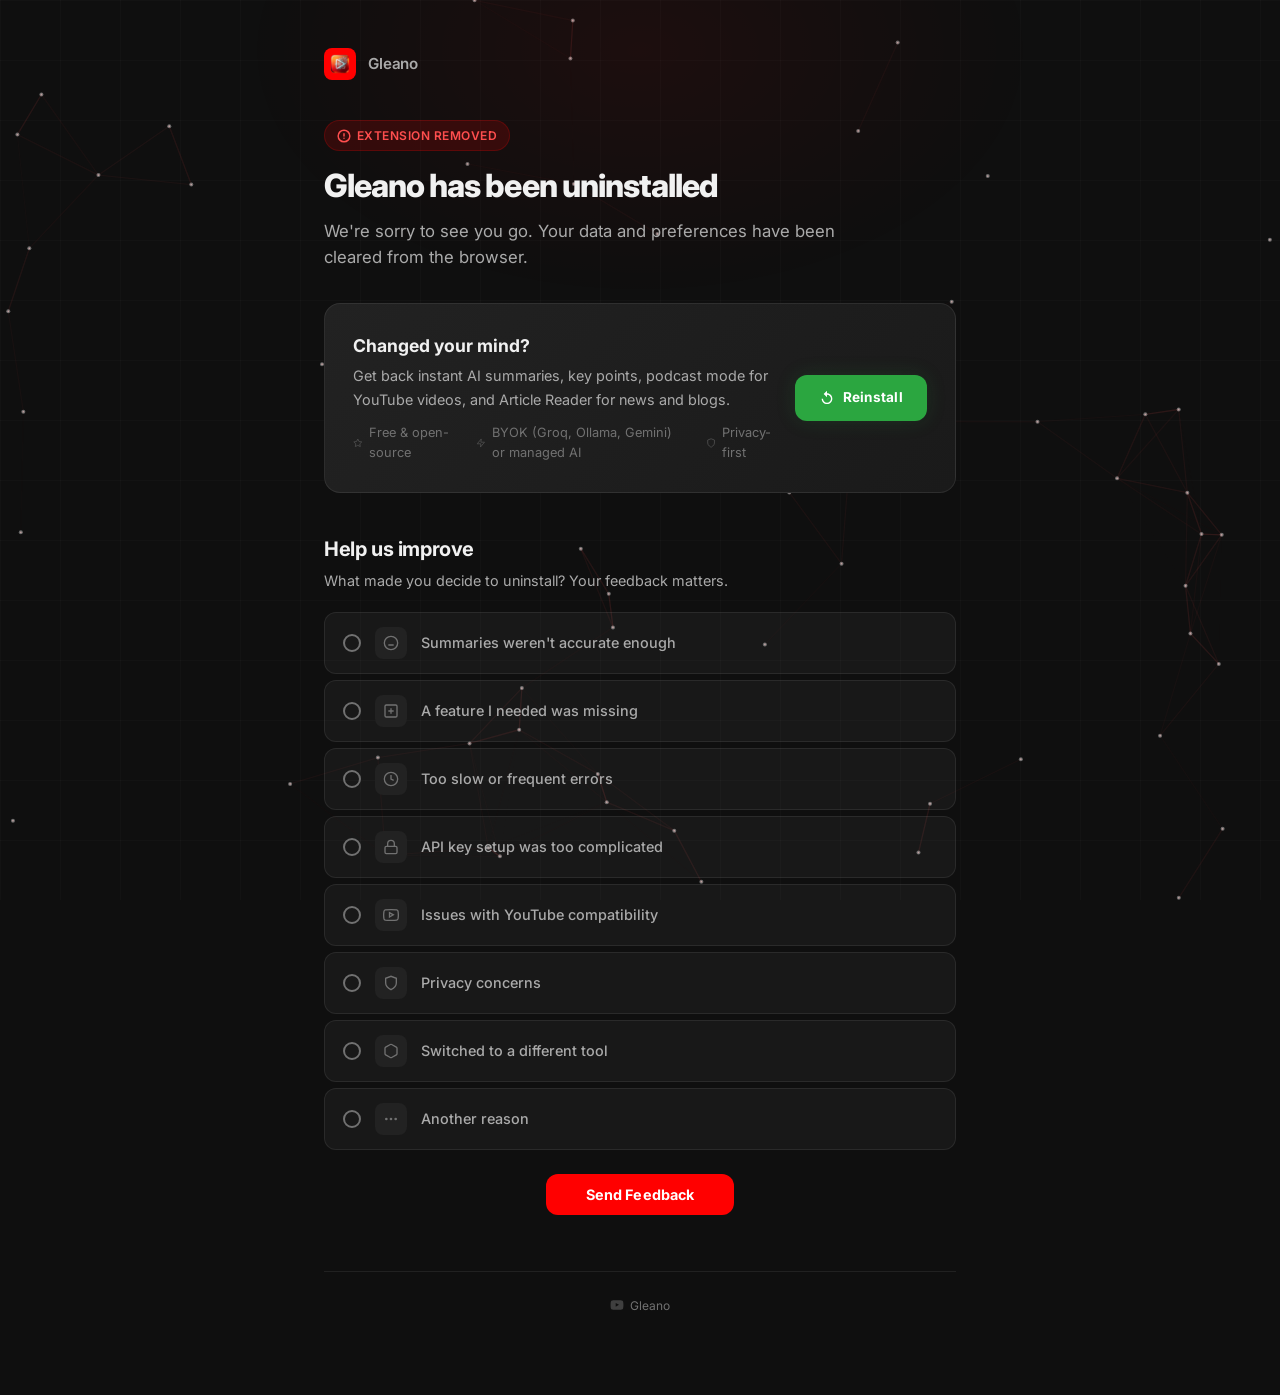
<file: docs/uninstall.html>
<!DOCTYPE html>
<!--
  PRODUCTION IS NOT THIS REPO: Chrome opens UNINSTALL_FEEDBACK_URL on your portfolio domain
  (cemkoyluoglu.tech). Editing this file does not change what users see until you copy it to
  your portfolio project (My-Site/public/yt-ai-summarizer/uninstall.html) and redeploy.
  See README § "Uninstall feedback URL (custom domain)".
-->
<html lang="en">
<head>
  <meta charset="UTF-8">
  <meta name="viewport" content="width=device-width, initial-scale=1.0">
  <title>Uninstalled — Gleano</title>
  <link rel="icon" href="favicon.png?v=2.1.6" sizes="32x32" type="image/png">
  <link rel="preconnect" href="https://fonts.googleapis.com">
  <link rel="preconnect" href="https://fonts.gstatic.com" crossorigin>
  <link href="https://fonts.googleapis.com/css2?family=Inter:wght@400;500;600;700;800&display=swap" rel="stylesheet">
  <style>
    :root {
      --bg-primary: #0f0f0f;
      --bg-secondary: #1a1a1a;
      --bg-elevated: #222222;
      --bg-glass: rgba(255,255,255,0.04);
      --border: rgba(255,255,255,0.08);
      --border-hover: rgba(255,255,255,0.14);
      --text-primary: #f1f1f1;
      --text-secondary: #aaaaaa;
      --text-muted: #717171;
      --accent: #ff0000;
      --accent-glow: rgba(255,0,0,0.15);
      --accent-hover: #cc0000;
      --green: #2ba640;
      --green-hover: #1e7a2f;
      --radius: 12px;
      --radius-lg: 16px;
    }

    * { box-sizing: border-box; margin: 0; padding: 0; }

    body {
      font-family: 'Inter', -apple-system, BlinkMacSystemFont, system-ui, sans-serif;
      background: var(--bg-primary);
      color: var(--text-primary);
      line-height: 1.6;
      min-height: 100vh;
      overflow-x: hidden;
    }

    /* Nöron ağı: düşük düğüm sayısı + O(n²) komşuluk; GPU’da tek 2D canvas */
    #neural-bg {
      position: fixed;
      inset: 0;
      width: 100%;
      height: 100%;
      pointer-events: none;
      z-index: 0;
    }

    .bg-grid {
      position: fixed;
      inset: 0;
      background-image:
        linear-gradient(rgba(255,255,255,0.02) 1px, transparent 1px),
        linear-gradient(90deg, rgba(255,255,255,0.02) 1px, transparent 1px);
      background-size: 60px 60px;
      pointer-events: none;
      z-index: 1;
    }

    .bg-glow {
      position: fixed;
      top: -200px;
      left: 50%;
      transform: translateX(-50%);
      width: 800px;
      height: 500px;
      background: radial-gradient(ellipse, rgba(255,0,0,0.06) 0%, transparent 70%);
      pointer-events: none;
      z-index: 1;
    }

    .wrap {
      position: relative;
      z-index: 2;
      max-width: 680px;
      margin: 0 auto;
      padding: 48px 24px 80px;
    }

    /* ── Brand header ── */
    .brand {
      display: flex;
      align-items: center;
      gap: 12px;
      margin-bottom: 40px;
      opacity: 0;
      animation: fadeUp 0.5s ease forwards;
    }
    .brand-icon {
      width: 32px;
      height: 32px;
      background: var(--accent);
      border-radius: 8px;
      display: flex;
      align-items: center;
      justify-content: center;
      flex-shrink: 0;
    }
    .brand-icon img { width: 24px; height: 24px; border-radius: 6px; display: block; }
    .brand-name {
      font-size: 0.95rem;
      font-weight: 600;
      color: var(--text-secondary);
      letter-spacing: -0.01em;
    }

    /* ── Hero section ── */
    .hero {
      margin-bottom: 32px;
      opacity: 0;
      animation: fadeUp 0.5s ease 0.1s forwards;
    }
    .hero-badge {
      display: inline-flex;
      align-items: center;
      gap: 6px;
      background: var(--accent-glow);
      border: 1px solid rgba(255,0,0,0.2);
      color: #ff4e4e;
      font-size: 0.75rem;
      font-weight: 600;
      letter-spacing: 0.04em;
      text-transform: uppercase;
      padding: 5px 12px;
      border-radius: 20px;
      margin-bottom: 16px;
    }
    .hero-badge svg { width: 14px; height: 14px; }
    .hero h1 {
      font-size: 2rem;
      font-weight: 800;
      line-height: 1.2;
      letter-spacing: -0.03em;
      margin-bottom: 12px;
    }
    .hero p {
      font-size: 1.05rem;
      color: var(--text-secondary);
      max-width: 520px;
    }

    /* ── Reinstall card ── */
    .reinstall-card {
      background: linear-gradient(135deg, var(--bg-elevated), var(--bg-secondary));
      border: 1px solid var(--border);
      border-radius: var(--radius-lg);
      padding: 28px;
      margin-bottom: 40px;
      display: flex;
      align-items: center;
      gap: 20px;
      flex-wrap: wrap;
      opacity: 0;
      animation: fadeUp 0.5s ease 0.2s forwards;
      transition: border-color 0.2s;
    }
    .reinstall-card:hover { border-color: var(--border-hover); }
    .reinstall-info { flex: 1; min-width: 240px; }
    .reinstall-info h3 {
      font-size: 1.1rem;
      font-weight: 700;
      margin-bottom: 4px;
    }
    .reinstall-info p {
      color: var(--text-secondary);
      font-size: 0.9rem;
    }
    .reinstall-stats {
      display: flex;
      gap: 24px;
      margin-top: 12px;
    }
    .stat {
      display: flex;
      align-items: center;
      gap: 6px;
      font-size: 0.8rem;
      color: var(--text-muted);
    }
    .stat svg { width: 14px; height: 14px; opacity: 0.6; }
    .btn-reinstall {
      display: inline-flex;
      align-items: center;
      gap: 8px;
      background: var(--green);
      color: #fff;
      text-decoration: none;
      font-weight: 700;
      font-size: 0.85rem;
      letter-spacing: 0.02em;
      padding: 12px 24px;
      border-radius: var(--radius);
      white-space: nowrap;
      transition: all 0.2s ease;
      box-shadow: 0 0 20px rgba(43,166,64,0.15);
    }
    .btn-reinstall:hover {
      background: var(--green-hover);
      transform: translateY(-1px);
      box-shadow: 0 4px 24px rgba(43,166,64,0.25);
    }
    .btn-reinstall svg { width: 16px; height: 16px; }

    /* ── Survey section ── */
    .survey-section {
      opacity: 0;
      animation: fadeUp 0.5s ease 0.3s forwards;
    }
    .section-header {
      margin-bottom: 20px;
    }
    .section-header h2 {
      font-size: 1.25rem;
      font-weight: 700;
      letter-spacing: -0.02em;
      margin-bottom: 4px;
    }
    .section-header p {
      color: var(--text-secondary);
      font-size: 0.9rem;
    }

    .options {
      display: flex;
      flex-direction: column;
      gap: 6px;
      margin-bottom: 24px;
    }
    .option {
      display: flex;
      align-items: center;
      gap: 14px;
      padding: 14px 18px;
      background: var(--bg-glass);
      border: 1px solid var(--border);
      border-radius: var(--radius);
      cursor: pointer;
      transition: all 0.15s ease;
      user-select: none;
    }
    .option:hover {
      background: rgba(255,255,255,0.06);
      border-color: var(--border-hover);
    }
    .option:has(input:checked) {
      background: var(--accent-glow);
      border-color: rgba(255,0,0,0.3);
    }
    .option input[type="radio"] {
      appearance: none;
      -webkit-appearance: none;
      width: 18px;
      height: 18px;
      border: 2px solid var(--text-muted);
      border-radius: 50%;
      flex-shrink: 0;
      position: relative;
      cursor: pointer;
      transition: all 0.15s ease;
    }
    .option input[type="radio"]:checked {
      border-color: var(--accent);
      background: transparent;
    }
    .option input[type="radio"]:checked::after {
      content: '';
      position: absolute;
      top: 3px;
      left: 3px;
      width: 8px;
      height: 8px;
      background: var(--accent);
      border-radius: 50%;
    }
    .option .option-icon {
      width: 32px;
      height: 32px;
      background: var(--bg-elevated);
      border-radius: 8px;
      display: flex;
      align-items: center;
      justify-content: center;
      flex-shrink: 0;
    }
    .option .option-icon svg { width: 16px; height: 16px; color: var(--text-muted); }
    .option:has(input:checked) .option-icon { background: rgba(255,0,0,0.1); }
    .option:has(input:checked) .option-icon svg { color: #ff4e4e; }
    .option span {
      font-size: 0.9rem;
      font-weight: 500;
      color: var(--text-secondary);
      transition: color 0.15s;
    }
    .option:has(input:checked) span { color: var(--text-primary); }

    .submit-row { display: flex; justify-content: center; }
    .btn-submit {
      background: var(--accent);
      color: #fff;
      border: none;
      font-family: inherit;
      font-weight: 700;
      font-size: 0.9rem;
      padding: 12px 40px;
      border-radius: var(--radius);
      cursor: pointer;
      transition: all 0.2s ease;
      letter-spacing: 0.01em;
    }
    .btn-submit:hover {
      background: var(--accent-hover);
      transform: translateY(-1px);
      box-shadow: 0 4px 20px var(--accent-glow);
    }
    .btn-submit:disabled {
      opacity: 0.4;
      cursor: not-allowed;
      transform: none;
      box-shadow: none;
    }

    /* ── Thanks card ── */
    .thanks-card {
      background: linear-gradient(135deg, var(--bg-elevated), var(--bg-secondary));
      border: 1px solid var(--border);
      border-radius: var(--radius-lg);
      padding: 40px 28px;
      text-align: center;
      animation: fadeUp 0.4s ease forwards;
    }
    .thanks-icon {
      width: 56px;
      height: 56px;
      background: rgba(43,166,64,0.1);
      border: 1px solid rgba(43,166,64,0.2);
      border-radius: 50%;
      display: flex;
      align-items: center;
      justify-content: center;
      margin: 0 auto 16px;
    }
    .thanks-icon svg { width: 28px; height: 28px; color: var(--green); }
    .thanks-card h2 {
      font-size: 1.25rem;
      font-weight: 700;
      margin-bottom: 8px;
    }
    .thanks-card p {
      color: var(--text-secondary);
      font-size: 0.9rem;
      max-width: 400px;
      margin: 0 auto;
    }

    /* ── Footer ── */
    .footer {
      margin-top: 56px;
      padding-top: 24px;
      border-top: 1px solid var(--border);
      display: flex;
      align-items: center;
      justify-content: center;
      gap: 6px;
      font-size: 0.75rem;
      color: var(--text-muted);
      opacity: 0;
      animation: fadeUp 0.5s ease 0.4s forwards;
    }
    .footer svg { width: 14px; height: 14px; opacity: 0.5; }

    /* ── Animations ── */
    @keyframes fadeUp {
      from { opacity: 0; transform: translateY(12px); }
      to   { opacity: 1; transform: translateY(0); }
    }

    /* ── Responsive ── */
    @media (max-width: 520px) {
      .wrap { padding: 32px 16px 60px; }
      .hero h1 { font-size: 1.55rem; }
      .reinstall-card { flex-direction: column; align-items: flex-start; }
      .reinstall-stats { flex-wrap: wrap; gap: 12px; }
    }
  </style>
</head>
<body>
  <canvas id="neural-bg" aria-hidden="true"></canvas>
  <div class="bg-grid"></div>
  <div class="bg-glow"></div>

  <div class="wrap">
    <!-- Brand -->
    <div class="brand">
      <div class="brand-icon">
        <img src="favicon.png?v=2.1.6" width="24" height="24" alt="" aria-hidden="true">
      </div>
      <span class="brand-name">Gleano</span>
    </div>

    <!-- Hero -->
    <div class="hero">
      <div class="hero-badge">
        <svg viewBox="0 0 24 24" fill="none" stroke="currentColor" stroke-width="2.5" stroke-linecap="round" stroke-linejoin="round"><circle cx="12" cy="12" r="10"/><path d="M12 8v4M12 16h.01"/></svg>
        Extension removed
      </div>
      <h1>Gleano has been uninstalled</h1>
      <p>We're sorry to see you go. Your data and preferences have been cleared from the browser.</p>
    </div>

    <!-- Reinstall CTA -->
    <div class="reinstall-card">
      <div class="reinstall-info">
        <h3>Changed your mind?</h3>
        <p>Get back instant AI summaries, key points, podcast mode for YouTube videos, and Article Reader for news and blogs.</p>
        <div class="reinstall-stats">
          <div class="stat">
            <svg viewBox="0 0 24 24" fill="none" stroke="currentColor" stroke-width="2"><path d="M12 2L15.09 8.26 22 9.27 17 14.14 18.18 21.02 12 17.77 5.82 21.02 7 14.14 2 9.27 8.91 8.26 12 2z"/></svg>
            Free &amp; open-source
          </div>
          <div class="stat">
            <svg viewBox="0 0 24 24" fill="none" stroke="currentColor" stroke-width="2"><path d="M13 2L3 14h9l-1 8 10-12h-9l1-8z"/></svg>
            BYOK (Groq, Ollama, Gemini) or managed AI
          </div>
          <div class="stat">
            <svg viewBox="0 0 24 24" fill="none" stroke="currentColor" stroke-width="2"><path d="M12 22s8-4 8-10V5l-8-3-8 3v7c0 6 8 10 8 10z"/></svg>
            Privacy-first
          </div>
        </div>
      </div>
      <a class="btn-reinstall" id="reinstallLink" href="https://chromewebstore.google.com/detail/dkbgkfeobjailmeiaidmapifohkjpgji" target="_self" rel="noopener noreferrer">
        <svg viewBox="0 0 24 24" fill="currentColor"><path d="M12 5V1L7 6l5 5V7c3.31 0 6 2.69 6 6s-2.69 6-6 6-6-2.69-6-6H4c0 4.42 3.58 8 8 8s8-3.58 8-8-3.58-8-8-8z"/></svg>
        Reinstall
      </a>
    </div>

    <!-- Survey -->
    <div id="survey" class="survey-section">
      <div class="section-header">
        <h2>Help us improve</h2>
        <p>What made you decide to uninstall? Your feedback matters.</p>
      </div>

      <form id="uninstallForm">
        <div class="options" role="radiogroup" aria-label="Uninstall reason">
          <label class="option">
            <input type="radio" name="reason" value="accuracy">
            <div class="option-icon"><svg viewBox="0 0 24 24" fill="none" stroke="currentColor" stroke-width="2"><circle cx="12" cy="12" r="10"/><path d="M8 15h8M9 9h.01M15 9h.01"/></svg></div>
            <span>Summaries weren't accurate enough</span>
          </label>
          <label class="option">
            <input type="radio" name="reason" value="missing_feature">
            <div class="option-icon"><svg viewBox="0 0 24 24" fill="none" stroke="currentColor" stroke-width="2"><rect x="3" y="3" width="18" height="18" rx="2"/><path d="M12 8v8M8 12h8"/></svg></div>
            <span>A feature I needed was missing</span>
          </label>
          <label class="option">
            <input type="radio" name="reason" value="slow_errors">
            <div class="option-icon"><svg viewBox="0 0 24 24" fill="none" stroke="currentColor" stroke-width="2"><circle cx="12" cy="12" r="10"/><polyline points="12 6 12 12 16 14"/></svg></div>
            <span>Too slow or frequent errors</span>
          </label>
          <label class="option">
            <input type="radio" name="reason" value="setup">
            <div class="option-icon"><svg viewBox="0 0 24 24" fill="none" stroke="currentColor" stroke-width="2"><rect x="3" y="11" width="18" height="11" rx="2"/><path d="M7 11V7a5 5 0 0110 0v4"/></svg></div>
            <span>API key setup was too complicated</span>
          </label>
          <label class="option">
            <input type="radio" name="reason" value="youtube">
            <div class="option-icon"><svg viewBox="0 0 24 24" fill="none" stroke="currentColor" stroke-width="2"><path d="M22.54 6.42a2.78 2.78 0 00-1.94-2C18.88 4 12 4 12 4s-6.88 0-8.6.46a2.78 2.78 0 00-1.94 2A29 29 0 001 12a29 29 0 00.46 5.58A2.78 2.78 0 003.4 19.6C5.12 20 12 20 12 20s6.88 0 8.6-.46a2.78 2.78 0 001.94-2A29 29 0 0023 12a29 29 0 00-.46-5.58z"/><polygon points="9.75 15.02 15.5 11.75 9.75 8.48 9.75 15.02"/></svg></div>
            <span>Issues with YouTube compatibility</span>
          </label>
          <label class="option">
            <input type="radio" name="reason" value="privacy">
            <div class="option-icon"><svg viewBox="0 0 24 24" fill="none" stroke="currentColor" stroke-width="2"><path d="M12 22s8-4 8-10V5l-8-3-8 3v7c0 6 8 10 8 10z"/></svg></div>
            <span>Privacy concerns</span>
          </label>
          <label class="option">
            <input type="radio" name="reason" value="other_tool">
            <div class="option-icon"><svg viewBox="0 0 24 24" fill="none" stroke="currentColor" stroke-width="2"><path d="M21 16V8a2 2 0 00-1-1.73l-7-4a2 2 0 00-2 0l-7 4A2 2 0 003 8v8a2 2 0 001 1.73l7 4a2 2 0 002 0l7-4A2 2 0 0021 16z"/></svg></div>
            <span>Switched to a different tool</span>
          </label>
          <label class="option">
            <input type="radio" name="reason" value="other">
            <div class="option-icon"><svg viewBox="0 0 24 24" fill="none" stroke="currentColor" stroke-width="2"><circle cx="12" cy="12" r="1"/><circle cx="19" cy="12" r="1"/><circle cx="5" cy="12" r="1"/></svg></div>
            <span>Another reason</span>
          </label>
        </div>
        <div class="submit-row">
          <button type="submit" class="btn-submit" id="submitBtn">Send Feedback</button>
        </div>
      </form>
    </div>

    <!-- Thanks -->
    <div id="thanks" hidden>
      <div class="thanks-card">
        <div class="thanks-icon">
          <svg viewBox="0 0 24 24" fill="none" stroke="currentColor" stroke-width="2"><polyline points="20 6 9 17 4 12"/></svg>
        </div>
        <h2>Thank you for your feedback</h2>
        <p>Your input helps us build a better experience. If you ever want to come back, we'll be here.</p>
      </div>
    </div>

    <!-- Footer -->
    <div class="footer">
      <svg viewBox="0 0 24 24" fill="currentColor"><path d="M22.54 6.42a2.78 2.78 0 00-1.94-2C18.88 4 12 4 12 4s-6.88 0-8.6.46a2.78 2.78 0 00-1.94 2A29 29 0 001 12a29 29 0 00.46 5.58A2.78 2.78 0 003.4 19.6C5.12 20 12 20 12 20s6.88 0 8.6-.46a2.78 2.78 0 001.94-2A29 29 0 0023 12a29 29 0 00-.46-5.58z"/><polygon points="9.75 15.02 15.5 11.75 9.75 8.48 9.75 15.02" fill="#0f0f0f"/></svg>
      <span>Gleano</span>
    </div>
  </div>

  <script>
    (function () {
      var canvas = document.getElementById('neural-bg');
      if (!canvas) return;
      var ctx = canvas.getContext('2d', { alpha: true, desynchronized: true });
      var reduced = window.matchMedia('(prefers-reduced-motion: reduce)').matches;
      if (reduced || !ctx) return;

      var w = 0;
      var h = 0;
      var dpr = 1;
      var nodes = [];
      var raf = 0;
      var mx = -1e4;
      var my = -1e4;

      var NODE_COUNT = 68;
      var LINK_DIST = 132;
      var LINK_DIST_SQ = LINK_DIST * LINK_DIST;
      var REPULSE_R = 172;
      var REPULSE_RSQ = REPULSE_R * REPULSE_R;

      function resize() {
        dpr = Math.min(window.devicePixelRatio || 1, 2);
        w = window.innerWidth;
        h = window.innerHeight;
        canvas.width = Math.floor(w * dpr);
        canvas.height = Math.floor(h * dpr);
        canvas.style.width = w + 'px';
        canvas.style.height = h + 'px';
        ctx.setTransform(dpr, 0, 0, dpr, 0, 0);
        if (nodes.length === 0) {
          for (var i = 0; i < NODE_COUNT; i++) {
            nodes.push({
              x: Math.random() * w,
              y: Math.random() * h,
              vx: (Math.random() - 0.5) * 0.35,
              vy: (Math.random() - 0.5) * 0.35
            });
          }
        } else {
          for (var j = 0; j < nodes.length; j++) {
            var n = nodes[j];
            n.x = Math.min(w, Math.max(0, n.x));
            n.y = Math.min(h, Math.max(0, n.y));
          }
        }
      }

      function onPointer(clientX, clientY) {
        mx = clientX;
        my = clientY;
      }

      window.addEventListener('mousemove', function (e) {
        onPointer(e.clientX, e.clientY);
      }, { passive: true });
      window.addEventListener('mouseleave', function () {
        mx = -1e4;
        my = -1e4;
      });
      window.addEventListener(
        'touchmove',
        function (e) {
          if (e.touches.length) onPointer(e.touches[0].clientX, e.touches[0].clientY);
        },
        { passive: true }
      );
      window.addEventListener('touchend', function () {
        mx = -1e4;
        my = -1e4;
      });

      function step() {
        if (document.hidden) {
          raf = requestAnimationFrame(step);
          return;
        }

        var i;
        var j;
        var n;
        var dx;
        var dy;
        var dsq;
        var d;
        var f;

        for (i = 0; i < nodes.length; i++) {
          n = nodes[i];
          n.vx += (Math.random() - 0.5) * 0.018;
          n.vy += (Math.random() - 0.5) * 0.018;
          n.vx *= 0.985;
          n.vy *= 0.985;

          dx = n.x - mx;
          dy = n.y - my;
          dsq = dx * dx + dy * dy;
          if (dsq > 0 && dsq < REPULSE_RSQ) {
            d = Math.sqrt(dsq);
            f = ((REPULSE_R - d) / REPULSE_R) * 3.6;
            n.vx += (dx / d) * f * 0.14;
            n.vy += (dy / d) * f * 0.14;
          }

          n.x += n.vx;
          n.y += n.vy;
          if (n.x < 0) {
            n.x = 0;
            n.vx *= -0.45;
          } else if (n.x > w) {
            n.x = w;
            n.vx *= -0.45;
          }
          if (n.y < 0) {
            n.y = 0;
            n.vy *= -0.45;
          } else if (n.y > h) {
            n.y = h;
            n.vy *= -0.45;
          }
        }

        ctx.clearRect(0, 0, w, h);

        ctx.lineWidth = 1.35;
        for (i = 0; i < nodes.length; i++) {
          var a = nodes[i];
          for (j = i + 1; j < nodes.length; j++) {
            var b = nodes[j];
            dx = a.x - b.x;
            dy = a.y - b.y;
            dsq = dx * dx + dy * dy;
            if (dsq >= LINK_DIST_SQ) continue;
            d = Math.sqrt(dsq);
            var t = 1 - d / LINK_DIST;
            var midx = (a.x + b.x) * 0.5;
            var midy = (a.y + b.y) * 0.5;
            var mdx = mx - midx;
            var mdy = my - midy;
            var nearMouse = mdx * mdx + mdy * mdy < 280 * 280;
            var alpha = t * (nearMouse ? 0.36 : 0.16);
            ctx.strokeStyle = 'rgba(255,88,88,' + alpha + ')';
            ctx.beginPath();
            ctx.moveTo(a.x, a.y);
            ctx.lineTo(b.x, b.y);
            ctx.stroke();
          }
        }

        for (i = 0; i < nodes.length; i++) {
          n = nodes[i];
          ctx.fillStyle = 'rgba(255,255,255,0.38)';
          ctx.beginPath();
          ctx.arc(n.x, n.y, 2, 0, Math.PI * 2);
          ctx.fill();
          ctx.fillStyle = 'rgba(255,200,200,0.55)';
          ctx.beginPath();
          ctx.arc(n.x, n.y, 0.9, 0, Math.PI * 2);
          ctx.fill();
        }

        raf = requestAnimationFrame(step);
      }

      resize();
      window.addEventListener('resize', resize, { passive: true });

      raf = requestAnimationFrame(step);
    })();
  </script>
  <script>
    (function () {
      var form = document.getElementById('uninstallForm');
      var survey = document.getElementById('survey');
      var thanks = document.getElementById('thanks');
      var submitBtn = document.getElementById('submitBtn');
      var REPO = 'cemroot/yt-ai-summarizer';

      var reasonLabels = {
        accuracy:        'Summaries weren\'t accurate enough',
        missing_feature: 'A feature I needed was missing',
        slow_errors:     'Too slow or frequent errors',
        setup:           'API key setup was too complicated',
        youtube:         'Issues with YouTube compatibility',
        privacy:         'Privacy concerns',
        other_tool:      'Switched to a different tool',
        other:           'Another reason'
      };

      form.addEventListener('submit', function (e) {
        e.preventDefault();
        var selected = form.querySelector('input[name="reason"]:checked');
        if (!selected) {
          submitBtn.focus();
          return;
        }

        var reason = selected.value;
        var label  = reasonLabels[reason] || reason;
        var title  = encodeURIComponent('Uninstall feedback: ' + label);
        var body   = encodeURIComponent(
          '## Uninstall Feedback\n\n' +
          '**Reason:** ' + label + '\n' +
          '**Code:** `' + reason + '`\n' +
          '**Date:** ' + new Date().toISOString().split('T')[0] + '\n\n' +
          '_Submitted automatically from the uninstall page._'
        );
        var issueUrl = 'https://github.com/' + REPO + '/issues/new?title=' + title +
                       '&body=' + body + '&labels=uninstall-feedback';

        window.open(issueUrl, '_blank');

        survey.hidden = true;
        thanks.hidden = false;
        thanks.scrollIntoView({ behavior: 'smooth', block: 'center' });
      });
    })();
  </script>
</body>
</html>
</file>
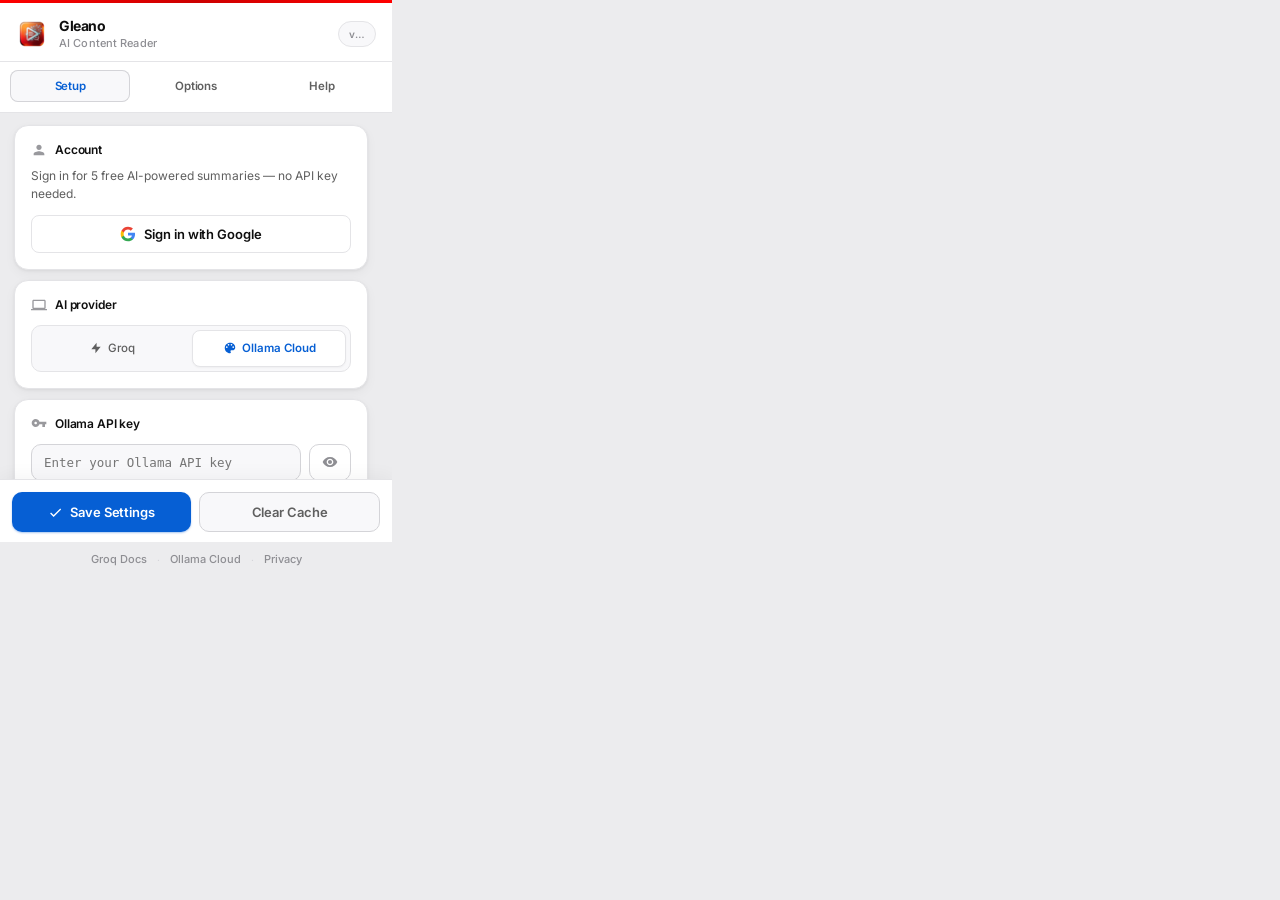
<file: popup/popup.html>
<!DOCTYPE html>
<html lang="en">
<head>
  <meta charset="UTF-8">
  <link rel="icon" type="image/png" href="../icons/icon32.png?v=2.1.7">
  <link rel="preconnect" href="https://fonts.googleapis.com">
  <link rel="preconnect" href="https://fonts.gstatic.com" crossorigin>
  <link href="https://fonts.googleapis.com/css2?family=Inter:wght@400;500;600;700&display=swap" rel="stylesheet">
  <link rel="stylesheet" href="popup.css">
  <title>Gleano — Settings</title>
</head>
<body>
  <div class="popup-container">

    <!-- Header -->
    <header class="popup-header">
      <div class="popup-brand">
        <img class="popup-logo-mark" src="../icons/icon32.png?v=2.1.7" width="32" height="32" alt="" aria-hidden="true">
        <div class="popup-brand-text">
          <span class="popup-title">Gleano</span>
          <span class="popup-subtitle">AI Content Reader</span>
        </div>
      </div>
      <span class="popup-version" id="popupVersion" title="Extension version">v…</span>
    </header>

    <div class="popup-whats-new hidden" id="whatsNewBanner" role="status">
      <div class="popup-whats-new-text">
        <strong id="whatsNewTitle">Gleano v2.1.7</strong>
        <span>Sharper chat answers, better podcasts, credit estimates</span>
      </div>
      <button type="button" class="popup-whats-new-link" id="whatsNewLink">What's new</button>
      <button type="button" class="popup-whats-new-dismiss" id="whatsNewDismiss" aria-label="Dismiss update notice">&times;</button>
    </div>

    <nav class="popup-tabs" role="tablist" aria-label="Settings sections">
      <button type="button" class="popup-tab active" role="tab" aria-selected="true" aria-controls="panel-setup" id="tab-btn-setup" data-tab="setup">Setup</button>
      <button type="button" class="popup-tab" role="tab" aria-selected="false" aria-controls="panel-options" id="tab-btn-options" data-tab="options">Options</button>
      <button type="button" class="popup-tab" role="tab" aria-selected="false" aria-controls="panel-help" id="tab-btn-help" data-tab="help">Help</button>
    </nav>

    <main class="popup-body">
    <div class="popup-tab-panel active" id="panel-setup" role="tabpanel" aria-labelledby="tab-btn-setup" data-tab-panel="setup">

    <!-- Article Reader (shown on non-YouTube pages) -->
    <div class="popup-card article-reader-card hidden" id="articleReaderCard">
      <div class="card-title">
        <svg viewBox="0 0 24 24" width="16" height="16" fill="currentColor"><path d="M19 3H5c-1.1 0-2 .9-2 2v14c0 1.1.9 2 2 2h14c1.1 0 2-.9 2-2V5c0-1.1-.9-2-2-2zm-5 14H7v-2h7v2zm3-4H7v-2h10v2zm0-4H7V7h10v2z"/></svg>
        Article Reader
      </div>
      <p class="card-hint" id="articleReaderHint">Summarize and chat about this article using AI.</p>
      <button type="button" class="btn btn-primary" id="openArticleReaderBtn">
        <img src="../icons/icon32.png?v=2.1.7" width="16" height="16" alt="" aria-hidden="true">
        Open Article Reader
      </button>
      <p class="card-error hidden" id="articleReaderError"></p>
    </div>

    <!-- Account (Supabase Auth) -->
    <div class="popup-card account-card" id="accountCard">
      <div id="accountSignedOut" class="hidden">
        <div class="card-title">
          <svg viewBox="0 0 24 24" width="16" height="16" fill="currentColor"><path d="M12 12c2.21 0 4-1.79 4-4s-1.79-4-4-4-4 1.79-4 4 1.79 4 4 4zm0 2c-2.67 0-8 1.34-8 4v2h16v-2c0-2.66-5.33-4-8-4z"/></svg>
          Account
        </div>
        <p class="session-ended-notice hidden" id="sessionEndedNotice" role="status"></p>
        <p class="card-hint">Sign in for 5 free AI-powered summaries — no API key needed.</p>
        <button type="button" class="btn btn-google" id="googleSignInBtn">
          <svg viewBox="0 0 24 24" width="16" height="16"><path d="M22.56 12.25c0-.78-.07-1.53-.2-2.25H12v4.26h5.92a5.06 5.06 0 0 1-2.2 3.32v2.77h3.57c2.08-1.92 3.28-4.74 3.28-8.1z" fill="#4285F4"/><path d="M12 23c2.97 0 5.46-.98 7.28-2.66l-3.57-2.77c-.98.66-2.23 1.06-3.71 1.06-2.86 0-5.29-1.93-6.16-4.53H2.18v2.84C3.99 20.53 7.7 23 12 23z" fill="#34A853"/><path d="M5.84 14.09A6.97 6.97 0 0 1 5.48 12c0-.72.13-1.43.36-2.09V7.07H2.18A11 11 0 0 0 1 12c0 1.77.43 3.45 1.18 4.93l3.66-2.84z" fill="#FBBC05"/><path d="M12 5.38c1.62 0 3.06.56 4.21 1.64l3.15-3.15C17.45 2.09 14.97 1 12 1 7.7 1 3.99 3.47 2.18 7.07l3.66 2.84c.87-2.6 3.3-4.53 6.16-4.53z" fill="#EA4335"/></svg>
          Sign in with Google
        </button>
      </div>
      <div id="accountSignedIn" class="hidden">
        <div class="account-header">
          <div class="account-avatar" id="accountAvatar"></div>
          <div class="account-info">
            <span class="account-email" id="accountEmail"></span>
            <span class="account-plan" id="accountPlan"></span>
          </div>
        </div>
        <div class="account-credits" id="accountCredits"></div>
        <div class="account-rate-warning hidden" id="accountRateWarning" role="alert"></div>
        <div class="popup-pro-group account-pro-upgrade hidden" id="popupUpgradeProGroup" role="group" aria-label="Upgrade billing">
          <button type="button" class="popup-pro-plan" data-plan="monthly" title="Pro — billed monthly">Monthly</button>
          <button type="button" class="popup-pro-plan popup-pro-plan-recommended" data-plan="yearly" title="Pro — billed yearly (usually best value)">Yearly</button>
        </div>
        <div class="account-actions">
          <button type="button" class="btn btn-primary btn-sm hidden" id="manageSubBtn">Manage Subscription</button>
          <button type="button" class="btn btn-ghost btn-sm" id="signOutBtn">Sign out</button>
        </div>
      </div>
    </div>

    <!-- Managed AI (shown for Google-authenticated users) -->
    <div class="popup-card managed-ai-card hidden" id="managedAiCard">
      <div class="card-title">
        <svg viewBox="0 0 24 24" width="16" height="16" fill="currentColor"><path d="M19.35 10.04A7.49 7.49 0 0012 4C9.11 4 6.6 5.64 5.35 8.04A5.994 5.994 0 000 14c0 3.31 2.69 6 6 6h13c2.76 0 5-2.24 5-5 0-2.64-2.05-4.78-4.65-4.96z"/></svg>
        Cloud AI
      </div>
      <div class="managed-ai-info">
        <div class="managed-ai-badge">
          <svg viewBox="0 0 24 24" width="18" height="18" fill="currentColor"><path d="M9 16.17L4.83 12l-1.42 1.41L9 19 21 7l-1.41-1.41L9 16.17z"/></svg>
          <span>AI-powered summaries — no API key needed</span>
        </div>
        <p class="managed-ai-hint">Summaries are generated via our managed cloud AI. Your credits are used per summary.</p>
      </div>
      <button type="button" class="btn btn-ghost btn-sm hidden" id="byokSwitchBtn" style="margin-top:8px;width:100%;color:var(--primary);">🔑 Use your own API key</button>
    </div>

    <!-- Provider Selector (shown for BYOK / signed-out users) -->
    <div class="popup-card" id="providerCard">
      <div class="card-title">
        <svg viewBox="0 0 24 24" width="16" height="16" fill="currentColor"><path d="M20 18c1.1 0 1.99-.9 1.99-2L22 6c0-1.1-.9-2-2-2H4c-1.1 0-2 .9-2 2v10c0 1.1.9 2 2 2H0v2h24v-2h-4zM4 6h16v10H4V6z"/></svg>
        AI provider
      </div>
      <div class="provider-toggle" id="providerToggle">
        <button class="provider-btn" data-provider="groq">
          <svg viewBox="0 0 24 24" width="14" height="14" fill="currentColor"><path d="M13 10V3L4 14h7v7l9-11h-7z"/></svg>
          Groq
        </button>
        <button class="provider-btn active" data-provider="ollama">
          <svg viewBox="0 0 24 24" width="14" height="14" fill="currentColor"><path d="M12 3c-4.97 0-9 4.03-9 9s4.03 9 9 9c.83 0 1.5-.67 1.5-1.5 0-.39-.15-.74-.39-1.01-.23-.26-.38-.61-.38-1.01 0-.83.67-1.5 1.5-1.5H16c2.76 0 5-2.24 5-5 0-4.42-4.03-8-9-8zm-5.5 9c-.83 0-1.5-.67-1.5-1.5S5.67 9 6.5 9 8 9.67 8 10.5 7.33 12 6.5 12zm3-4C8.67 8 8 7.33 8 6.5S8.67 5 9.5 5s1.5.67 1.5 1.5S10.33 8 9.5 8zm5 0c-.83 0-1.5-.67-1.5-1.5S13.67 5 14.5 5s1.5.67 1.5 1.5S15.33 8 14.5 8zm3 4c-.83 0-1.5-.67-1.5-1.5S16.67 9 17.5 9s1.5.67 1.5 1.5-.67 1.5-1.5 1.5z"/></svg>
          Ollama Cloud
        </button>
      </div>
    </div>

    <!-- Groq Settings -->
    <div class="popup-card hidden" id="groqSettings">
      <div class="card-title">
        <svg viewBox="0 0 24 24" width="16" height="16" fill="currentColor"><path d="M12.65 10C11.83 7.67 9.61 6 7 6c-3.31 0-6 2.69-6 6s2.69 6 6 6c2.61 0 4.83-1.67 5.65-4H17v4h4v-4h2v-4H12.65zM7 14c-1.1 0-2-.9-2-2s.9-2 2-2 2 .9 2 2-.9 2-2 2z"/></svg>
        Groq API key
      </div>
      <div class="input-group">
        <input type="password" id="groqApiKey" placeholder="gsk_xxxxxxxxxxxxxxxx" spellcheck="false" autocomplete="off">
        <button id="toggleGroqKey" class="icon-btn" title="Show/Hide">
          <svg viewBox="0 0 24 24" width="16" height="16" fill="currentColor"><path d="M12 4.5C7 4.5 2.73 7.61 1 12c1.73 4.39 6 7.5 11 7.5s9.27-3.11 11-7.5c-1.73-4.39-6-7.5-11-7.5zM12 17c-2.76 0-5-2.24-5-5s2.24-5 5-5 5 2.24 5 5-2.24 5-5 5zm0-8c-1.66 0-3 1.34-3 3s1.34 3 3 3 3-1.34 3-3-1.34-3-3-3z"/></svg>
        </button>
      </div>
      <div id="groqApiKeyStatus" class="status-msg hidden"></div>
      <a href="https://console.groq.com/keys" target="_blank" rel="noopener noreferrer" class="help-link">Get a free API key from Groq &rarr;</a>

      <div class="card-title mt-16">
        <svg viewBox="0 0 24 24" width="16" height="16" fill="currentColor"><path d="M12 2C6.48 2 2 6.48 2 12s4.48 10 10 10 10-4.48 10-10S17.52 2 12 2zm-1 17.93c-3.95-.49-7-3.85-7-7.93 0-.62.08-1.21.21-1.79L9 15v1c0 1.1.9 2 2 2v1.93zm6.9-2.54c-.26-.81-1-1.39-1.9-1.39h-1v-3c0-.55-.45-1-1-1H8v-2h2c.55 0 1-.45 1-1V7h2c1.1 0 2-.9 2-2v-.41c2.93 1.19 5 4.06 5 7.41 0 2.08-.8 3.97-2.1 5.39z"/></svg>
        AI model
      </div>
      <select id="groqModel">
        <option value="llama-3.3-70b-versatile">Llama 3.3 70B — Balanced (Best quality)</option>
        <option value="llama-3.1-8b-instant">Llama 3.1 8B — Fast (Higher rate limit)</option>
        <option value="meta-llama/llama-4-scout-17b-16e-instruct">Llama 4 Scout 17B — New</option>
        <option value="qwen/qwen3-32b">Qwen3 32B — Reasoning</option>
      </select>
    </div>

    <!-- Ollama Settings -->
    <div class="popup-card" id="ollamaSettings">
      <div class="card-title">
        <svg viewBox="0 0 24 24" width="16" height="16" fill="currentColor"><path d="M12.65 10C11.83 7.67 9.61 6 7 6c-3.31 0-6 2.69-6 6s2.69 6 6 6c2.61 0 4.83-1.67 5.65-4H17v4h4v-4h2v-4H12.65zM7 14c-1.1 0-2-.9-2-2s.9-2 2-2 2 .9 2 2-.9 2-2 2z"/></svg>
        Ollama API key
      </div>
      <div class="input-group">
        <input type="password" id="ollamaApiKey" placeholder="Enter your Ollama API key" spellcheck="false" autocomplete="off">
        <button id="toggleOllamaKey" class="icon-btn" title="Show/Hide">
          <svg viewBox="0 0 24 24" width="16" height="16" fill="currentColor"><path d="M12 4.5C7 4.5 2.73 7.61 1 12c1.73 4.39 6 7.5 11 7.5s9.27-3.11 11-7.5c-1.73-4.39-6-7.5-11-7.5zM12 17c-2.76 0-5-2.24-5-5s2.24-5 5-5 5 2.24 5 5-2.24 5-5 5zm0-8c-1.66 0-3 1.34-3 3s1.34 3 3 3 3-1.34 3-3-1.34-3-3-3z"/></svg>
        </button>
      </div>
      <div id="ollamaApiKeyStatus" class="status-msg hidden"></div>
      <a href="https://ollama.com/settings/keys" target="_blank" rel="noopener noreferrer" class="help-link">Get your API key from Ollama &rarr;</a>

      <div class="card-title mt-16">
        <svg viewBox="0 0 24 24" width="16" height="16" fill="currentColor"><path d="M12 2C6.48 2 2 6.48 2 12s4.48 10 10 10 10-4.48 10-10S17.52 2 12 2zm-1 17.93c-3.95-.49-7-3.85-7-7.93 0-.62.08-1.21.21-1.79L9 15v1c0 1.1.9 2 2 2v1.93zm6.9-2.54c-.26-.81-1-1.39-1.9-1.39h-1v-3c0-.55-.45-1-1-1H8v-2h2c.55 0 1-.45 1-1V7h2c1.1 0 2-.9 2-2v-.41c2.93 1.19 5 4.06 5 7.41 0 2.08-.8 3.97-2.1 5.39z"/></svg>
        Cloud model
      </div>
      <select id="ollamaModel">
        <option value="gemini-3-flash-preview">Gemini 3 Flash — fast, recommended</option>
        <option value="qwen3-next:80b">Qwen3-Next 80B — Reasoning &amp; Thinking</option>
        <option value="deepseek-v3.2">DeepSeek V3.2 671B — Most Powerful</option>
        <option value="gpt-oss:120b">GPT-OSS 120B — General Purpose</option>
        <option value="kimi-k2.5">Kimi K2.5 — Multimodal Agent</option>
        <option value="minimax-m2.5">MiniMax M2.5 — Coding &amp; Productivity</option>
        <option value="devstral-small-2:24b">Devstral Small 24B — Code Agent</option>
        <option value="nemotron-3-nano:30b">Nemotron 3 Nano 30B — Efficient Agent</option>
      </select>
    </div>

    </div>

    <div class="popup-tab-panel" id="panel-options" role="tabpanel" aria-labelledby="tab-btn-options" data-tab-panel="options">

    <!-- Language Selection — prominent card -->
    <div class="popup-card language-card">
      <div class="card-title">
        <span class="card-title-icon" aria-hidden="true">
          <svg viewBox="0 0 24 24" width="16" height="16" fill="currentColor"><path d="M12 2C6.48 2 2 6.48 2 12s4.48 10 10 10 10-4.48 10-10S17.52 2 12 2zm-1 17.93c-3.95-.49-7-3.85-7-7.93h9v7.93zM11 4.08c3.45.5 6.15 2.97 6.86 6H11V4.08zM4 12c0-2.72 1.64-5.06 4-6.08V18.1c-2.36-1.02-4-3.36-4-6.1zm9 7.93V13h6.86c-.7 3.03-3.41 5.5-6.86 6v-.07z"/></svg>
        </span>
        Output language
      </div>
      <p class="card-hint">AI will generate summaries in the selected language, regardless of the video's language.</p>
      <select id="language" class="language-select">
        <option value="auto">Auto — match transcript / player</option>
        <option value="English">English</option>
        <option value="Turkish">Türkçe</option>
        <option value="Spanish">Español</option>
        <option value="French">Français</option>
        <option value="German">Deutsch</option>
        <option value="Portuguese">Português</option>
        <option value="Italian">Italiano</option>
        <option value="Dutch">Nederlands</option>
        <option value="Polish">Polski</option>
        <option value="Swedish">Svenska</option>
        <option value="Japanese">日本語</option>
        <option value="Korean">한국어</option>
        <option value="Chinese">中文</option>
        <option value="Arabic">العربية</option>
        <option value="Russian">Русский</option>
        <option value="Hindi">हिन्दी</option>
        <option value="Indonesian">Bahasa Indonesia</option>
        <option value="Vietnamese">Tiếng Việt</option>
        <option value="Thai">ภาษาไทย</option>
        <option value="Ukrainian">Українська</option>
      </select>
    </div>

    <!-- Podcast (Gemini TTS) — hidden for managed users -->
    <div class="popup-card podcast-card" id="podcastKeyCard">
      <div class="card-title">
        <span class="card-title-icon" aria-hidden="true">
          <svg viewBox="0 0 24 24" width="16" height="16" fill="currentColor"><path d="M12 14c1.66 0 3-1.34 3-3V5c0-1.66-1.34-3-3-3S9 3.34 9 5v6c0 1.66 1.34 3 3 3zm5.91-3c-.49 0-.9.36-.98.85C16.52 14.2 14.47 16 12 16s-4.52-1.8-4.93-4.15c-.08-.49-.49-.85-.98-.85-.61 0-1.09.54-1 1.14.49 3.41 3.38 6.01 6.91 6.36V21h-2c-.55 0-1 .45-1 1s.45 1 1 1h6c.55 0 1-.45 1-1s-.45-1-1-1h-2v-3.5c3.53-.35 6.42-2.95 6.91-6.36.1-.6-.39-1.14-1-1.14z"/></svg>
        </span>
        AI podcast (Gemini TTS)
      </div>
      <p class="card-hint">NotebookLM-style dialogue with natural voices. No card required on Google AI Studio.</p>
      <div class="card-title card-title--subsection mt-16">
        <svg viewBox="0 0 24 24" width="14" height="14" fill="currentColor"><path d="M12.65 10C11.83 7.67 9.61 6 7 6c-3.31 0-6 2.69-6 6s2.69 6 6 6c2.61 0 4.83-1.67 5.65-4H17v4h4v-4h2v-4H12.65zM7 14c-1.1 0-2-.9-2-2s.9-2 2-2 2 .9 2 2-.9 2-2 2z"/></svg>
        Gemini API key
      </div>
      <div class="input-group">
        <input type="password" id="geminiApiKey" placeholder="Paste your Gemini API key" spellcheck="false" autocomplete="off">
        <button id="toggleGeminiKey" class="icon-btn" title="Show/Hide">
          <svg viewBox="0 0 24 24" width="16" height="16" fill="currentColor"><path d="M12 4.5C7 4.5 2.73 7.61 1 12c1.73 4.39 6 7.5 11 7.5s9.27-3.11 11-7.5c-1.73-4.39-6-7.5-11-7.5zM12 17c-2.76 0-5-2.24-5-5s2.24-5 5-5 5 2.24 5 5-2.24 5-5 5zm0-8c-1.66 0-3 1.34-3 3s1.34 3 3 3 3-1.34 3-3-1.34-3-3-3z"/></svg>
        </button>
      </div>
      <div id="geminiApiKeyStatus" class="status-msg hidden"></div>
      <a href="https://aistudio.google.com/apikey" target="_blank" rel="noopener noreferrer" class="help-link">Get a free Gemini API key &rarr;</a>
    </div>

    <!-- General Settings -->
    <div class="popup-card">
      <div class="card-title">
        <svg viewBox="0 0 24 24" width="16" height="16" fill="currentColor"><path d="M19.14 12.94c.04-.3.06-.61.06-.94 0-.32-.02-.64-.07-.94l2.03-1.58c.18-.14.23-.41.12-.61l-1.92-3.32c-.12-.22-.37-.29-.59-.22l-2.39.96c-.5-.38-1.03-.7-1.62-.94l-.36-2.54c-.04-.24-.24-.41-.48-.41h-3.84c-.24 0-.43.17-.47.41l-.36 2.54c-.59.24-1.13.57-1.62.94l-2.39-.96c-.22-.08-.47 0-.59.22L2.74 8.87c-.12.21-.08.47.12.61l2.03 1.58c-.05.3-.07.62-.07.94s.02.64.07.94l-2.03 1.58c-.18.14-.23.41-.12.61l1.92 3.32c.12.22.37.29.59.22l2.39-.96c.5.38 1.03.7 1.62.94l.36 2.54c.05.24.24.41.48.41h3.84c.24 0 .44-.17.47-.41l.36-2.54c.59-.24 1.13-.56 1.62-.94l2.39.96c.22.08.47 0 .59-.22l1.92-3.32c.12-.22.07-.47-.12-.61l-2.01-1.58zM12 15.6c-1.98 0-3.6-1.62-3.6-3.6s1.62-3.6 3.6-3.6 3.6 1.62 3.6 3.6-1.62 3.6-3.6 3.6z"/></svg>
        General
      </div>

      <label class="field-label" for="defaultMode">Default mode</label>
      <select id="defaultMode">
        <option value="summary">Summary</option>
        <option value="keypoints">Key Points</option>
        <option value="detailed">Detailed Analysis</option>
      </select>

      <div class="toggle-row mt-16">
        <span class="toggle-label">Auto-summarize on page load</span>
        <label class="toggle">
          <input type="checkbox" id="autoRun">
          <span class="toggle-track"><span class="toggle-thumb"></span></span>
        </label>
      </div>

      <div class="toggle-row mt-12">
        <span class="toggle-label">Cache summaries (faster tab switch)</span>
        <label class="toggle">
          <input type="checkbox" id="cacheSummaries">
          <span class="toggle-track"><span class="toggle-thumb"></span></span>
        </label>
      </div>

      <div class="toggle-row mt-12">
        <span class="toggle-label">Cache transcripts (more RAM/space)</span>
        <label class="toggle">
          <input type="checkbox" id="cacheTranscripts">
          <span class="toggle-track"><span class="toggle-thumb"></span></span>
        </label>
      </div>
    </div>

    </div>

    <div class="popup-tab-panel" id="panel-help" role="tabpanel" aria-labelledby="tab-btn-help" data-tab-panel="help">
      <div class="help-panel">
        <p class="help-lead">Follow these steps once. You do not need to be technical—just click where it says.</p>

        <ol class="help-steps">
          <li class="help-step">
            <span class="help-step-num">1</span>
            <div class="help-step-body">
              <strong>Open YouTube</strong> in Chrome and play any video that has captions (CC).
            </div>
          </li>
          <li class="help-step">
            <span class="help-step-num">2</span>
            <div class="help-step-body">
              <strong>Click the puzzle icon</strong> in Chrome’s toolbar (top right). Find <em>Gleano</em> and pin it if you like. Then click the extension icon to open this window.
            </div>
          </li>
          <li class="help-step">
            <span class="help-step-num">3</span>
            <div class="help-step-body">
              Go to the <strong>Setup</strong> tab. Choose <strong>Groq</strong> or <strong>Ollama Cloud</strong>. Paste your API key in the box. Use the blue “Get … key” link if you do not have one yet—it opens the sign-up page in a new tab.
            </div>
          </li>
          <li class="help-step">
            <span class="help-step-num">4</span>
            <div class="help-step-body">
              Open the <strong>Options</strong> tab. Pick your <strong>output language</strong> (or leave Auto). For AI podcast voices, add a <strong>Gemini</strong> key in the podcast section—only if you use that feature.
            </div>
          </li>
          <li class="help-step">
            <span class="help-step-num">5</span>
            <div class="help-step-body">
              Press <strong>Save Settings</strong> at the bottom. Wait until it says “Saved”.
            </div>
          </li>
          <li class="help-step">
            <span class="help-step-num">6</span>
            <div class="help-step-body">
              On the video page, click the <strong>red floating button</strong> (or open the side panel). Choose Summary, Key Points, or Chat. The text follows your language and caption choices on YouTube.
            </div>
          </li>
        </ol>

        <div class="help-callout">
          <strong>Tabs in short:</strong>
          <ul class="help-mini-list">
            <li><strong>Setup</strong> — AI provider and API keys.</li>
            <li><strong>Options</strong> — language, podcast key, defaults and caching.</li>
            <li><strong>Help</strong> — this guide.</li>
          </ul>
        </div>

        <p class="help-foot">Problems? Try <strong>Clear Cache</strong>, reload the YouTube tab, and make sure captions match the language you want. Links at the bottom go to provider docs and privacy.</p>
      </div>
    </div>

    </main>

    <!-- Actions -->
    <div class="popup-actions">
      <button id="saveBtn" class="btn btn-primary">
        <svg viewBox="0 0 24 24" width="15" height="15" fill="currentColor"><path d="M9 16.17L4.83 12l-1.42 1.41L9 19 21 7l-1.41-1.41z"/></svg>
        Save Settings
      </button>
      <button id="clearCacheBtn" class="btn btn-ghost">Clear Cache</button>
    </div>

    <!-- Footer -->
    <footer class="popup-footer">
      <a href="https://console.groq.com/docs" target="_blank" rel="noopener noreferrer">Groq Docs</a>
      <span class="dot">&middot;</span>
      <a href="https://ollama.com/cloud" target="_blank" rel="noopener noreferrer">Ollama Cloud</a>
      <span class="dot">&middot;</span>
      <a href="privacy-policy.html" id="privacyLink" target="_blank">Privacy</a>
    </footer>
  </div>

  <script src="../utils/storage.js"></script>
  <script src="../utils/auth-state.js"></script>
  <script src="popup.js"></script>
</body>
</html>
</file>
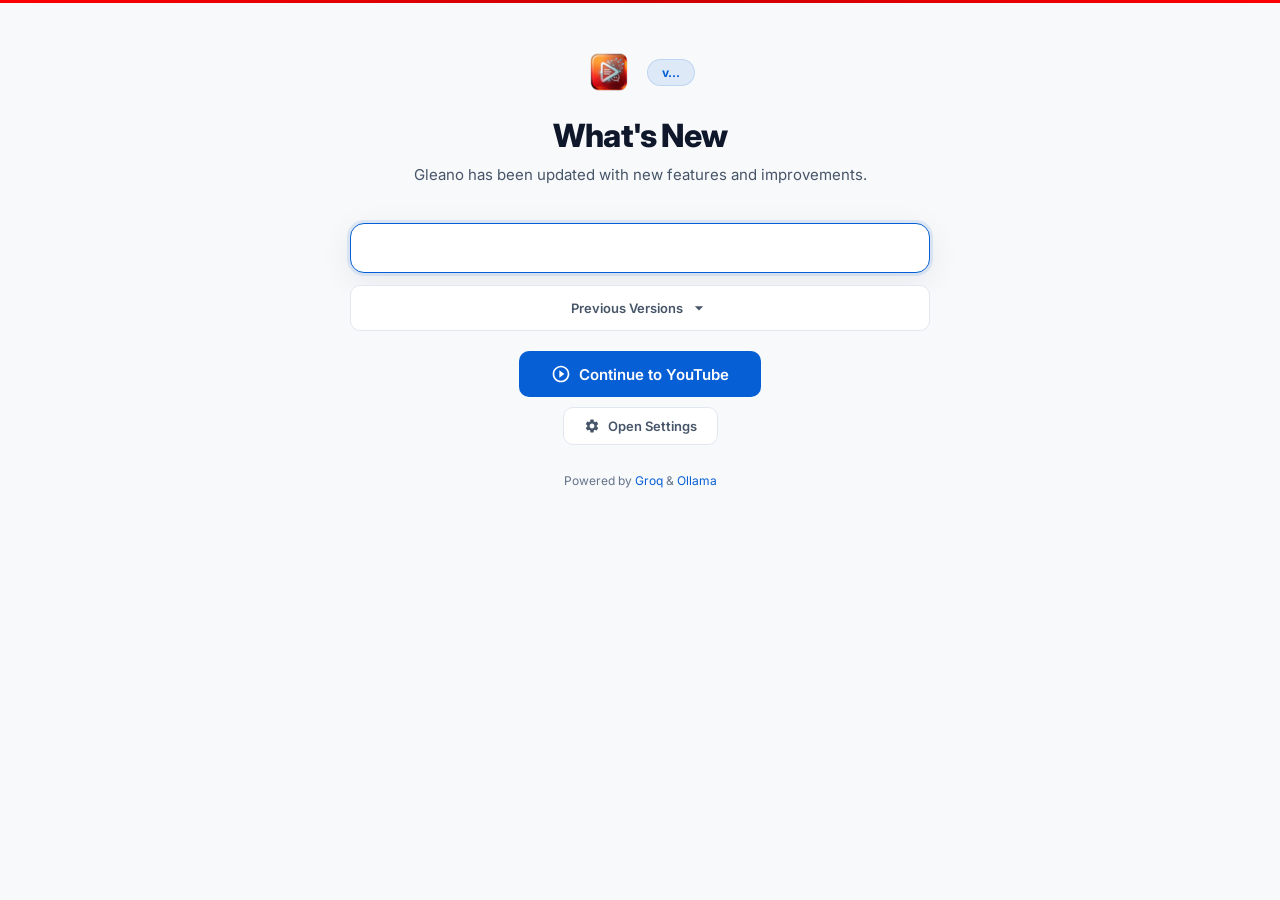
<file: update/update.html>
<!DOCTYPE html>
<html lang="en">
<head>
  <meta charset="UTF-8">
  <meta name="viewport" content="width=device-width, initial-scale=1.0">
  <link rel="icon" type="image/png" href="../icons/icon32.png?v=2.1.6">
  <link rel="preconnect" href="https://fonts.googleapis.com">
  <link rel="preconnect" href="https://fonts.gstatic.com" crossorigin>
  <link href="https://fonts.googleapis.com/css2?family=Inter:wght@400;500;600;700;800&display=swap" rel="stylesheet">
  <link rel="stylesheet" href="update.css">
  <title>What's New — Gleano</title>
</head>
<body>
  <div class="welcome-accent" aria-hidden="true"></div>
  <div class="update-container">

    <!-- Hero -->
    <header class="hero">
      <div class="hero-icon-row">
        <img class="popup-logo-mark" src="../icons/icon48.png?v=2.1.6" width="48" height="48" alt="" aria-hidden="true">
        <div class="version-pill" id="versionPill">v…</div>
      </div>
      <h1 id="heroTitle">What's New</h1>
      <p class="hero-sub" id="heroSub">Gleano has been updated with new features and improvements.</p>
    </header>

    <!-- Current Version Changelog -->
    <section class="changelog-section" id="changelogSection">
      <div class="changelog-card current" id="currentChangelog">
        <!-- Populated by JS -->
      </div>
    </section>

    <!-- Previous Versions (collapsible) -->
    <section class="history-section" id="historySection">
      <button class="history-toggle" id="historyToggle" type="button" aria-expanded="false">
        <span id="historyToggleText">Previous Versions</span>
        <svg class="history-chevron" viewBox="0 0 24 24" width="20" height="20"><path d="M7 10l5 5 5-5z"/></svg>
      </button>
      <div class="history-list" id="historyList" hidden>
        <!-- Populated by JS -->
      </div>
    </section>

    <!-- CTA -->
    <div class="cta-section">
      <a href="https://www.youtube.com" target="_blank" rel="noopener noreferrer" class="btn btn-primary btn-lg" id="ctaBtn">
        <svg viewBox="0 0 24 24" width="20" height="20" fill="currentColor"><path d="M10 16.5l6-4.5-6-4.5v9zM12 2C6.48 2 2 6.48 2 12s4.48 10 10 10 10-4.48 10-10S17.52 2 12 2zm0 18c-4.41 0-8-3.59-8-8s3.59-8 8-8 8 3.59 8 8-3.59 8-8 8z"/></svg>
        <span id="ctaText">Continue to YouTube</span>
      </a>
      <button class="btn btn-ghost" id="settingsBtn" type="button">
        <svg viewBox="0 0 24 24" width="16" height="16" fill="currentColor"><path d="M19.14 12.94c.04-.3.06-.61.06-.94 0-.32-.02-.64-.07-.94l2.03-1.58a.49.49 0 00.12-.61l-1.92-3.32a.488.488 0 00-.59-.22l-2.39.96c-.5-.38-1.03-.7-1.62-.94l-.36-2.54a.484.484 0 00-.48-.41h-3.84c-.24 0-.43.17-.47.41l-.36 2.54c-.59.24-1.13.57-1.62.94l-2.39-.96c-.22-.08-.47 0-.59.22L2.74 8.87c-.12.21-.08.47.12.61l2.03 1.58c-.05.3-.07.62-.07.94s.02.64.07.94l-2.03 1.58a.49.49 0 00-.12.61l1.92 3.32c.12.22.37.29.59.22l2.39-.96c.5.38 1.03.7 1.62.94l.36 2.54c.05.24.24.41.48.41h3.84c.24 0 .44-.17.47-.41l.36-2.54c.59-.24 1.13-.56 1.62-.94l2.39.96c.22.08.47 0 .59-.22l1.92-3.32c.12-.22.07-.47-.12-.61l-2.01-1.58zM12 15.6c-1.98 0-3.6-1.62-3.6-3.6s1.62-3.6 3.6-3.6 3.6 1.62 3.6 3.6-1.62 3.6-3.6 3.6z"/></svg>
        <span id="settingsText">Open Settings</span>
      </button>
    </div>

    <!-- Footer -->
    <footer class="update-footer">
      <span id="footerPowered">Powered by</span> <a href="https://groq.com" target="_blank" rel="noopener noreferrer">Groq</a> &amp; <a href="https://ollama.com" target="_blank" rel="noopener noreferrer">Ollama</a>
    </footer>
  </div>

  <script src="update.js"></script>
</body>
</html>
</file>
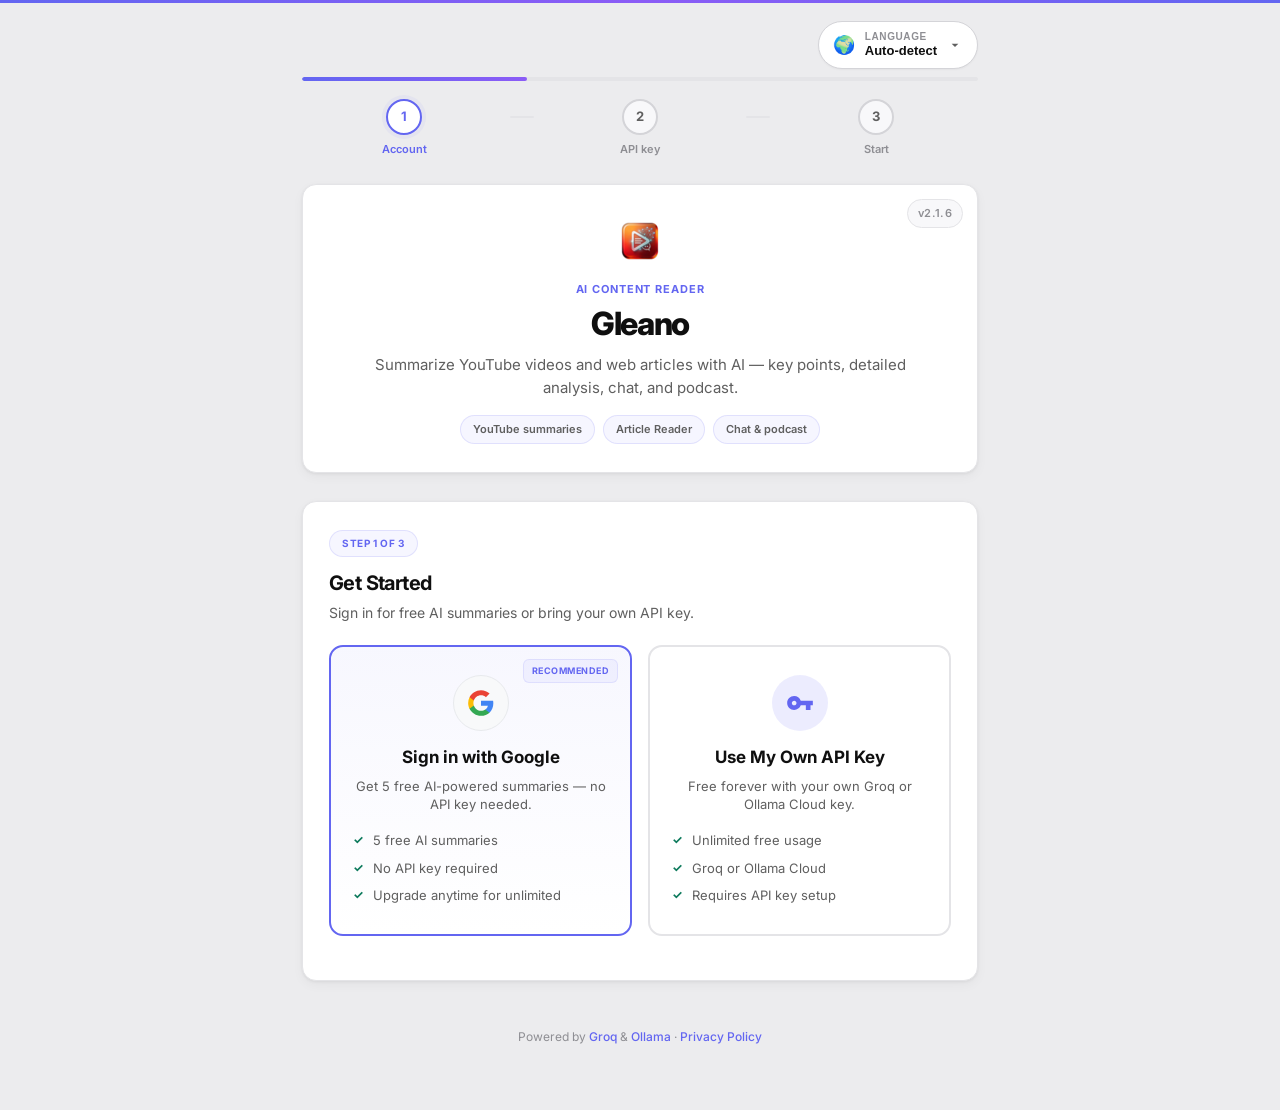
<file: welcome/welcome.html>
<!DOCTYPE html>
<html lang="en">
<head>
  <meta charset="UTF-8">
  <meta name="viewport" content="width=device-width, initial-scale=1.0">
  <meta name="description" content="Set up Gleano — AI summaries for YouTube &amp; articles and add your API key.">
  <meta name="theme-color" content="#6366f1">
  <link rel="icon" type="image/png" href="../icons/icon32.png?v=2.1.6">
  <link rel="preconnect" href="https://fonts.googleapis.com">
  <link rel="preconnect" href="https://fonts.gstatic.com" crossorigin>
  <link href="https://fonts.googleapis.com/css2?family=Inter:wght@400;500;600;700;800&display=swap" rel="stylesheet">
  <link rel="stylesheet" href="welcome.css">
  <title>Welcome — Gleano</title>
</head>
<body>
  <div class="welcome-page">
  <div class="welcome-accent" aria-hidden="true"></div>
  <div class="welcome-container">

    <!-- Language Selector -->
    <div class="lang-bar">
      <div class="lang-picker" id="langPicker">
        <button class="lang-pill" id="langToggle" type="button" aria-haspopup="true" aria-expanded="false">
          <span class="lang-flag" id="langCurrentFlag">🌍</span>
          <span class="lang-text">
            <span class="lang-label" id="langLabel">Language</span>
            <span class="lang-current" id="langCurrentLabel">Auto-detect</span>
          </span>
          <svg class="lang-chevron" viewBox="0 0 24 24" width="16" height="16"><path d="M7 10l5 5 5-5z"/></svg>
        </button>
        <div class="lang-menu" id="langMenu" hidden>
          <div class="lang-search">
            <svg viewBox="0 0 24 24" width="16" height="16"><path d="M15.5 14h-.79l-.28-.27A6.471 6.471 0 0016 9.5 6.5 6.5 0 109.5 16c1.61 0 3.09-.59 4.23-1.57l.27.28v.79l5 5L20.5 19l-5-5zm-6 0C7.01 14 5 11.99 5 9.5S7.01 5 9.5 5 14 7.01 14 9.5 11.99 14 9.5 14z"/></svg>
            <input type="search" id="langSearch" placeholder="Search language..." autocomplete="off">
          </div>
          <div class="lang-grid" id="langGrid"></div>
        </div>
      </div>
    </div>

    <!-- Progress -->
    <div class="progress-wrap">
      <div class="progress-bar" role="progressbar" aria-valuemin="1" aria-valuemax="3" aria-valuenow="1" aria-label="Onboarding progress" id="progressBar">
        <div class="progress-fill" id="progressFill"></div>
      </div>
      <nav class="step-rail" id="stepRail" aria-label="Steps">
        <div class="step-rail-item is-active" data-step="1">
          <span class="step-rail-dot"><span class="step-rail-num">1</span></span>
          <span class="step-rail-label" id="railL1">Account</span>
        </div>
        <span class="step-rail-line" aria-hidden="true"></span>
        <div class="step-rail-item" data-step="2">
          <span class="step-rail-dot"><span class="step-rail-num">2</span></span>
          <span class="step-rail-label" id="railL2">API key</span>
        </div>
        <span class="step-rail-line" aria-hidden="true"></span>
        <div class="step-rail-item" data-step="3">
          <span class="step-rail-dot"><span class="step-rail-num">3</span></span>
          <span class="step-rail-label" id="railL3">Start</span>
        </div>
      </nav>
    </div>

    <!-- Hero -->
    <header class="hero">
      <div class="hero-card">
        <span class="hero-version" id="heroVersion" title="Extension version">v2.1.6</span>
        <div class="hero-brand-row">
          <img class="hero-logo-mark" src="../icons/icon48.png?v=2.1.6" width="48" height="48" alt="" aria-hidden="true">
        </div>
        <p class="hero-kicker" id="heroKicker">AI Content Reader</p>
        <h1 id="heroTitle">Gleano</h1>
        <p class="hero-sub" id="heroSub">Summarize YouTube videos and web articles with AI — key points, detailed analysis, chat, and podcast.</p>
        <ul class="hero-features" aria-label="Features">
          <li id="heroF1">YouTube summaries</li>
          <li id="heroF2">Article Reader</li>
          <li id="heroF3">Chat &amp; podcast</li>
        </ul>
      </div>
    </header>

    <!-- Step 1: Get Started (Auth choice) -->
    <section class="step active" id="step1">
      <div class="step-indicator">
        <span class="step-chip" id="step1Chip">Step 1 of 3</span>
      </div>
      <h2 id="step1Title">Get Started</h2>
      <p class="step-desc" id="step1Desc">Sign in for free AI summaries or bring your own API key.</p>

      <div class="onboard-paths">
        <button class="onboard-card onboard-primary" id="googleAuthCard" type="button">
          <div class="onboard-card-icon google-icon">
            <svg viewBox="0 0 24 24" width="28" height="28"><path d="M22.56 12.25c0-.78-.07-1.53-.2-2.25H12v4.26h5.92a5.06 5.06 0 0 1-2.2 3.32v2.77h3.57c2.08-1.92 3.28-4.74 3.28-8.1z" fill="#4285F4"/><path d="M12 23c2.97 0 5.46-.98 7.28-2.66l-3.57-2.77c-.98.66-2.23 1.06-3.71 1.06-2.86 0-5.29-1.93-6.16-4.53H2.18v2.84C3.99 20.53 7.7 23 12 23z" fill="#34A853"/><path d="M5.84 14.09A6.97 6.97 0 0 1 5.48 12c0-.72.13-1.43.36-2.09V7.07H2.18A11 11 0 0 0 1 12c0 1.77.43 3.45 1.18 4.93l3.66-2.84z" fill="#FBBC05"/><path d="M12 5.38c1.62 0 3.06.56 4.21 1.64l3.15-3.15C17.45 2.09 14.97 1 12 1 7.7 1 3.99 3.47 2.18 7.07l3.66 2.84c.87-2.6 3.3-4.53 6.16-4.53z" fill="#EA4335"/></svg>
          </div>
          <h3 id="googleCardTitle">Sign in with Google</h3>
          <p id="googleCardDesc">Get 5 free AI-powered summaries — no API key needed.</p>
          <ul class="onboard-features">
            <li id="googleF1">5 free AI summaries</li>
            <li id="googleF2">No API key required</li>
            <li id="googleF3">Upgrade anytime for unlimited</li>
          </ul>
          <span class="provider-tag" id="googleTag">Recommended</span>
        </button>

        <button class="onboard-card onboard-secondary" id="byokCard" type="button">
          <div class="onboard-card-icon byok-icon">
            <svg viewBox="0 0 24 24" width="28" height="28" fill="currentColor"><path d="M12.65 10C11.83 7.67 9.61 6 7 6c-3.31 0-6 2.69-6 6s2.69 6 6 6c2.61 0 4.83-1.67 5.65-4H17v4h4v-4h2v-4H12.65zM7 14c-1.1 0-2-.9-2-2s.9-2 2-2 2 .9 2 2-.9 2-2 2z"/></svg>
          </div>
          <h3 id="byokCardTitle">Use My Own API Key</h3>
          <p id="byokCardDesc">Free forever with your own Groq or Ollama Cloud key.</p>
          <ul class="onboard-features">
            <li id="byokF1">Unlimited free usage</li>
            <li id="byokF2">Groq or Ollama Cloud</li>
            <li id="byokF3">Requires API key setup</li>
          </ul>
        </button>
      </div>

      <div id="authStatus" class="auth-status hidden"></div>
    </section>

    <!-- Step 2: API Key -->
    <section class="step" id="step2">
      <div class="step-indicator">
        <button class="step-back-btn" id="step2Back" type="button">
          <svg viewBox="0 0 24 24" width="16" height="16" fill="currentColor"><path d="M20 11H7.83l5.59-5.59L12 4l-8 8 8 8 1.41-1.41L7.83 13H20v-2z"/></svg>
          <span id="step2BackText">Back</span>
        </button>
        <span class="step-chip" id="step2Chip">Step 2 of 3</span>
      </div>
      <h2 id="step2Title">Enter Your Groq API Key</h2>
      <p class="step-desc" id="step2Desc">It takes 30 seconds. Create a free account and generate a key.</p>

      <div class="welcome-provider-toggle" id="welcomeProviderToggle">
        <button class="provider-card compact" data-provider="groq" id="providerGroq" type="button">
          <div class="provider-icon groq-icon">
            <svg viewBox="0 0 24 24" width="22" height="22"><path d="M13 10V3L4 14h7v7l9-11h-7z"/></svg>
          </div>
          <div>
            <h3 id="groqName">Groq</h3>
            <p id="groqDesc">Ultra-fast inference. Best for speed.</p>
          </div>
        </button>
        <button class="provider-card compact selected" data-provider="ollama" id="providerOllama" type="button">
          <div class="provider-icon ollama-icon">
            <svg viewBox="0 0 24 24" width="22" height="22"><path d="M12 3c-4.97 0-9 4.03-9 9s4.03 9 9 9c.83 0 1.5-.67 1.5-1.5 0-.39-.15-.74-.39-1.01-.23-.26-.38-.61-.38-1.01 0-.83.67-1.5 1.5-1.5H16c2.76 0 5-2.24 5-5 0-4.42-4.03-8-9-8z"/></svg>
          </div>
          <div>
            <h3 id="ollamaName">Ollama Cloud</h3>
            <p id="ollamaDesc">Gemini 3 Flash & open-source models.</p>
          </div>
          <span class="provider-tag" id="ollamaTag">Recommended</span>
        </button>
      </div>

      <div class="instruction-card">
        <div class="instruction-row">
          <span class="inst-num">1</span>
          <span id="inst1Text">Visit <a id="providerLink" href="https://console.groq.com/keys" target="_blank" rel="noopener noreferrer">console.groq.com/keys</a></span>
        </div>
        <div class="instruction-row">
          <span class="inst-num">2</span>
          <span id="inst2Text">Sign up with <strong>Google</strong> or <strong>GitHub</strong> (free)</span>
        </div>
        <div class="instruction-row">
          <span class="inst-num">3</span>
          <span id="inst3Text">Click <strong>"Create API Key"</strong> and copy it</span>
        </div>
        <div class="instruction-row">
          <span class="inst-num">4</span>
          <span id="inst4Text">Paste it in the field below</span>
        </div>
      </div>

      <div class="api-input-group">
        <div class="api-input-wrap">
          <input type="password" id="apiKeyInput" placeholder="Paste your API key here" spellcheck="false" autocomplete="off">
          <button class="input-eye" id="toggleKeyVis" title="Show/Hide">
            <svg viewBox="0 0 24 24" width="18" height="18" fill="currentColor"><path d="M12 4.5C7 4.5 2.73 7.61 1 12c1.73 4.39 6 7.5 11 7.5s9.27-3.11 11-7.5c-1.73-4.39-6-7.5-11-7.5zM12 17c-2.76 0-5-2.24-5-5s2.24-5 5-5 5 2.24 5 5-2.24 5-5 5zm0-8c-1.66 0-3 1.34-3 3s1.34 3 3 3 3-1.34 3-3-1.34-3-3-3z"/></svg>
          </button>
        </div>
        <button id="validateBtn" class="btn btn-primary">
          <svg viewBox="0 0 24 24" width="16" height="16" fill="currentColor"><path d="M9 16.17L4.83 12l-1.42 1.41L9 19 21 7l-1.41-1.41z"/></svg>
          <span id="validateBtnText">Validate &amp; Save</span>
        </button>
      </div>
      <div id="validationStatus" class="validation-status hidden"></div>
    </section>

    <!-- Step 3: How It Works -->
    <section class="step" id="step3">
      <div class="step-indicator">
        <span class="step-chip" id="step3Chip">Step 3 of 3</span>
      </div>
      <h2 id="step3Title">How It Works</h2>
      <p class="step-desc" id="step3Desc">Three simple steps on YouTube or any supported article page.</p>

      <div class="how-cards">
        <div class="how-card">
          <div class="how-num">1</div>
          <div class="how-icon brand">
            <svg viewBox="0 0 24 24" width="24" height="24" fill="currentColor"><path d="M19 3H5c-1.1 0-2 .9-2 2v14c0 1.1.9 2 2 2h14c1.1 0 2-.9 2-2V5c0-1.1-.9-2-2-2zm-5 14H7v-2h7v2zm3-4H7v-2h10v2zm0-4H7V7h10v2z"/></svg>
          </div>
          <div>
            <h3 id="how1Title">Open Content</h3>
            <p id="how1Desc">Play a YouTube video with captions, or open a news article or blog in Chrome.</p>
          </div>
        </div>
        <div class="how-card">
          <div class="how-num">2</div>
          <div class="how-icon blue">
            <img src="../icons/icon32.png?v=2.1.6" width="24" height="24" alt="" aria-hidden="true">
          </div>
          <div>
            <h3 id="how2Title">Launch Gleano</h3>
            <p id="how2Desc">On YouTube, click the floating button. On articles, open Gleano from the toolbar and tap Article Reader.</p>
          </div>
        </div>
        <div class="how-card">
          <div class="how-num">3</div>
          <div class="how-icon green">
            <svg viewBox="0 0 24 24" width="24" height="24" fill="currentColor"><path d="M14 2H6c-1.1 0-1.99.9-1.99 2L4 20c0 1.1.89 2 1.99 2H18c1.1 0 2-.9 2-2V8l-6-6zm2 16H8v-2h8v2zm0-4H8v-2h8v2zm-3-5V3.5L18.5 9H13z"/></svg>
          </div>
          <div>
            <h3 id="how3Title">Choose Your Mode</h3>
            <p id="how3Desc">Pick <strong>Summary</strong>, <strong>Key Points</strong>, <strong>Detailed Analysis</strong>, <strong>Chat</strong>, or <strong>Podcast</strong> — all generated instantly.</p>
          </div>
        </div>
      </div>

      <div class="final-cta">
        <a href="https://www.youtube.com" target="_blank" rel="noopener noreferrer" class="btn btn-primary btn-lg">
          <svg viewBox="0 0 24 24" width="20" height="20" fill="currentColor"><path d="M10 16.5l6-4.5-6-4.5v9zM12 2C6.48 2 2 6.48 2 12s4.48 10 10 10 10-4.48 10-10S17.52 2 12 2zm0 18c-4.41 0-8-3.59-8-8s3.59-8 8-8 8 3.59 8 8-3.59 8-8 8z"/></svg>
          <span id="goYoutubeText">Try on YouTube</span>
        </a>
        <p class="tip-box" id="tipBox">On articles, pin Gleano and use Article Reader from the popup. Change provider, model, and language anytime in extension settings.</p>
      </div>
    </section>

    <!-- Footer -->
    <footer class="welcome-footer">
      <span id="footerPowered">Powered by</span> <a href="https://groq.com" target="_blank" rel="noopener noreferrer">Groq</a> &amp; <a href="https://ollama.com" target="_blank" rel="noopener noreferrer">Ollama</a> &middot; <a href="privacy-policy.html" id="privacyLink" target="_blank">Privacy Policy</a>
    </footer>
  </div>
  </div>

  <script src="../utils/storage.js"></script>
  <script src="welcome.js"></script>
</body>
</html>
</file>
<file: popup/popup.css>
/* Gleano — Settings (modern UI) */

:root {
  --bg:           #ececee;
  --surface:      #ffffff;
  --surface-2:    #f8f8fa;
  --text:         #0f0f0f;
  --text-sec:     #5f5f5f;
  --text-muted:   #8e8e93;
  --border:       #e4e4e7;
  --border-strong:#d4d4d8;
  --accent:       #065fd4;
  --accent-hover: #0550b3;
  --accent-soft:  rgba(6, 95, 212, 0.1);
  --accent-faint: rgba(6, 95, 212, 0.06);
  --yt-red:       #ff0000;
  --danger:       #d63031;
  --success:      #0d7a5c;
  --radius:       14px;
  --radius-sm:    10px;
  --radius-xs:    8px;
  --shadow-sm:    0 1px 2px rgba(0, 0, 0, 0.04);
  --shadow-card:  0 1px 3px rgba(0, 0, 0, 0.06), 0 4px 12px rgba(0, 0, 0, 0.04);
  --transition:   0.2s cubic-bezier(0.25, 0.1, 0.25, 1);
  /*
   * Extension popups: NEVER use max-width:100vw on body — Chrome often resolves vw to the
   * popup’s pre-layout width (~0–60px), collapsing the whole UI into a vertical strip.
   */
  --popup-width: 392px;
  /*
   * Chrome extension popups cap height (~600px). Above that, the window clips and you get
   * a second (document) scrollbar next to .popup-body — plus footer/buttons cut off.
   * Keep the shell at or under the cap; only .popup-body scrolls.
   */
  --popup-shell-height: 580px;
}

* { margin: 0; padding: 0; box-sizing: border-box; }

html {
  margin: 0;
  padding: 0;
  width: var(--popup-width);
  min-width: var(--popup-width);
  max-width: var(--popup-width);
  /* Do not set height here — must match Chrome’s popup viewport or the page scrolls. */
  overflow: hidden;
  overscroll-behavior: none;
}

body {
  width: var(--popup-width);
  min-width: var(--popup-width);
  max-width: var(--popup-width);
  margin: 0;
  padding: 0;
  font-family: 'Inter', -apple-system, BlinkMacSystemFont, 'Segoe UI', Roboto, sans-serif;
  font-size: 13px;
  line-height: 1.45;
  color: var(--text);
  background: var(--bg);
  -webkit-font-smoothing: antialiased;
  overflow: hidden;
  overscroll-behavior: none;
}

.hidden { display: none !important; }
.mt-12 { margin-top: 12px; }
.mt-16 { margin-top: 18px; }

/* ── Shell ── */
.popup-container {
  display: flex;
  flex-direction: column;
  width: var(--popup-width);
  min-width: var(--popup-width);
  max-width: var(--popup-width);
  height: var(--popup-shell-height);
  max-height: var(--popup-shell-height);
  min-height: 0;
  overflow: hidden;
  background: var(--bg);
  position: relative;
}

.popup-container::before {
  content: '';
  display: block;
  height: 3px;
  flex-shrink: 0;
  background: linear-gradient(90deg, var(--yt-red) 0%, #c00 50%, var(--yt-red) 100%);
}

/* ── Header ── */
.popup-header {
  display: flex;
  align-items: center;
  justify-content: space-between;
  gap: 12px;
  padding: 14px 16px 10px;
  border-bottom: 1px solid var(--border);
  background: var(--surface);
  flex-shrink: 0;
}

.popup-whats-new {
  display: flex;
  align-items: center;
  gap: 8px;
  margin: 0 12px 8px;
  padding: 10px 12px;
  border-radius: var(--radius-sm);
  background: linear-gradient(135deg, rgba(99, 102, 241, 0.12) 0%, rgba(139, 92, 246, 0.08) 100%);
  border: 1px solid rgba(99, 102, 241, 0.22);
  flex-shrink: 0;
}

.popup-whats-new.hidden { display: none; }

.popup-whats-new-text {
  flex: 1;
  min-width: 0;
  display: flex;
  flex-direction: column;
  gap: 2px;
  font-size: 11px;
  color: var(--text-sec);
  line-height: 1.35;
}

.popup-whats-new-text strong {
  font-size: 12px;
  color: var(--text);
}

.popup-whats-new-link {
  flex-shrink: 0;
  border: none;
  background: #6366f1;
  color: #fff;
  font-size: 11px;
  font-weight: 600;
  padding: 6px 10px;
  border-radius: 999px;
  cursor: pointer;
  transition: background var(--transition);
}

.popup-whats-new-link:hover { background: #4f46e5; }

.popup-whats-new-dismiss {
  flex-shrink: 0;
  border: none;
  background: transparent;
  color: var(--text-muted);
  font-size: 18px;
  line-height: 1;
  padding: 0 2px;
  cursor: pointer;
}

.popup-whats-new-dismiss:hover { color: var(--text); }

.popup-brand {
  display: flex;
  align-items: center;
  gap: 11px;
  min-width: 0;
}

.popup-logo-mark {
  flex-shrink: 0;
  display: block;
  width: 32px;
  height: 32px;
  border-radius: 8px;
}

.popup-brand-text {
  display: flex;
  flex-direction: column;
  gap: 1px;
  min-width: 0;
  flex: 1;
  overflow: hidden;
}

.popup-title {
  font-size: 14px;
  font-weight: 700;
  letter-spacing: -0.4px;
  color: var(--text);
  line-height: 1.25;
  overflow: hidden;
  text-overflow: ellipsis;
  white-space: nowrap;
}

.popup-subtitle {
  font-size: 11px;
  font-weight: 500;
  color: var(--text-muted);
  letter-spacing: 0.01em;
  overflow: hidden;
  text-overflow: ellipsis;
  white-space: nowrap;
}

.popup-pro-group {
  display: flex;
  align-items: center;
  gap: 4px;
  flex-shrink: 0;
}

.popup-pro-plan {
  border: 1px solid var(--border-strong);
  border-radius: 8px;
  padding: 5px 8px;
  font-family: inherit;
  font-size: 10px;
  font-weight: 700;
  letter-spacing: 0.02em;
  color: var(--text);
  background: var(--surface-2);
  cursor: pointer;
  transition: background var(--transition), border-color var(--transition), transform var(--transition);
}

/* Do not use `.popup-pro-plan:hover` alone — Yearly also has `.popup-pro-plan` and would get a light background while text stays white. */
.popup-pro-plan:hover:not(.popup-pro-plan-recommended) {
  background: var(--surface);
  border-color: var(--text-muted);
}

.popup-pro-plan:active {
  transform: scale(0.97);
}

.popup-pro-plan-recommended {
  border: none;
  color: #fff;
  background: linear-gradient(135deg, #7c3aed 0%, #5b21b6 100%);
  box-shadow: 0 1px 2px rgba(91, 33, 182, 0.25);
}

.popup-pro-plan-recommended:hover {
  color: #fff;
  background: linear-gradient(135deg, #8b5cf6 0%, #6d28d9 100%);
  box-shadow: 0 2px 8px rgba(91, 33, 182, 0.35);
}

.popup-pro-plan-recommended:active {
  background: linear-gradient(135deg, #7c3aed 0%, #5b21b6 100%);
}

.popup-version {
  flex-shrink: 0;
  font-size: 10px;
  font-weight: 600;
  color: var(--text-muted);
  background: var(--surface-2);
  padding: 5px 10px;
  border-radius: 100px;
  letter-spacing: 0.03em;
  border: 1px solid var(--border);
}

/* ── Tabs ── */
.popup-tabs {
  display: flex;
  gap: 6px;
  padding: 8px 10px 10px;
  background: var(--surface);
  border-bottom: 1px solid var(--border);
  flex-shrink: 0;
}

.popup-tab {
  flex: 1;
  min-width: 0;
  padding: 9px 8px;
  border: none;
  border-radius: var(--radius-xs);
  background: transparent;
  font-family: inherit;
  font-size: 11.5px;
  font-weight: 600;
  letter-spacing: -0.02em;
  color: var(--text-sec);
  cursor: pointer;
  transition: background var(--transition), color var(--transition), box-shadow var(--transition);
  white-space: nowrap;
  overflow: hidden;
  text-overflow: ellipsis;
}

.popup-tab:hover {
  background: var(--surface-2);
  color: var(--text);
}

.popup-tab.active {
  background: var(--surface-2);
  color: var(--accent);
  box-shadow: inset 0 0 0 1px var(--border-strong);
}

.popup-tab:focus-visible {
  outline: 2px solid var(--accent);
  outline-offset: 1px;
}

/*
 * Single vertical scroll on .popup-body only (header, tabs, actions, footer stay fixed).
 * flex-basis 0 + flex-grow 1: middle band fills remaining space under --popup-shell-height.
 */
.popup-body {
  flex: 1 1 0;
  min-height: 0;
  margin: 0;
  overflow-x: hidden;
  overflow-y: auto;
  padding: 0;
  scrollbar-width: thin;
  scrollbar-color: var(--border-strong) transparent;
  -webkit-overflow-scrolling: touch;
  scrollbar-gutter: stable;
}

.popup-body::-webkit-scrollbar { width: 6px; }
.popup-body::-webkit-scrollbar-thumb {
  background: var(--border-strong);
  border-radius: 6px;
}

.popup-tab-panel {
  display: none;
  overflow: visible;
  padding: 12px 14px 16px;
}

.popup-tab-panel.active {
  display: block;
}

/* ── Help tab ── */
.help-panel {
  padding: 2px 2px 12px;
}

.help-lead {
  font-size: 13px;
  color: var(--text);
  line-height: 1.5;
  margin-bottom: 16px;
  font-weight: 500;
}

.help-steps {
  list-style: none;
  margin: 0;
  padding: 0;
}

.help-step {
  display: flex;
  gap: 12px;
  margin-bottom: 14px;
  align-items: flex-start;
}

.help-step:last-child { margin-bottom: 0; }

.help-step-num {
  flex-shrink: 0;
  width: 26px;
  height: 26px;
  border-radius: 8px;
  background: var(--accent);
  color: #fff;
  font-size: 12px;
  font-weight: 700;
  display: flex;
  align-items: center;
  justify-content: center;
  line-height: 1;
}

.help-step-body {
  flex: 1;
  min-width: 0;
  font-size: 12.5px;
  line-height: 1.55;
  color: var(--text-sec);
  padding-top: 2px;
  word-wrap: break-word;
  overflow-wrap: break-word;
}

.help-step-body strong { color: var(--text); font-weight: 600; }

.help-callout {
  margin-top: 18px;
  padding: 12px 14px;
  background: var(--surface-2);
  border: 1px solid var(--border);
  border-radius: var(--radius-sm);
  font-size: 12px;
  line-height: 1.5;
  color: var(--text-sec);
}

.help-callout strong { color: var(--text); }

.help-mini-list {
  margin: 8px 0 0;
  padding-left: 18px;
}

.help-mini-list li { margin-bottom: 6px; }

.help-foot {
  margin-top: 14px;
  font-size: 11.5px;
  line-height: 1.5;
  color: var(--text-muted);
}

.help-foot strong { color: var(--text-sec); }

/* ── Cards ── */
.popup-card {
  margin-bottom: 10px;
  padding: 15px 16px 16px;
  background: var(--surface);
  border-radius: var(--radius);
  border: 1px solid var(--border);
  box-shadow: var(--shadow-card);
}

.popup-card:last-child { margin-bottom: 0; }

.card-title {
  display: flex;
  align-items: center;
  gap: 8px;
  font-size: 12px;
  font-weight: 600;
  color: var(--text);
  letter-spacing: -0.15px;
  margin-bottom: 12px;
  min-width: 0;
}

.card-title .card-title-icon {
  flex-shrink: 0;
}

.card-title > svg {
  color: var(--text-muted);
  flex-shrink: 0;
  opacity: 0.9;
}

.card-title--subsection {
  font-size: 11px;
  font-weight: 600;
  color: var(--text-sec);
  text-transform: uppercase;
  letter-spacing: 0.45px;
  margin-bottom: 10px;
}

.card-title--subsection svg {
  color: var(--text-muted);
  flex-shrink: 0;
}

.card-title-icon {
  display: flex;
  align-items: center;
  justify-content: center;
  width: 28px;
  height: 28px;
  border-radius: var(--radius-xs);
  background: var(--accent-faint);
  color: var(--accent);
  flex-shrink: 0;
}

.card-title-icon svg {
  display: block;
  opacity: 1;
}

.language-card .card-title-icon {
  background: rgba(6, 95, 212, 0.12);
}

.podcast-card .card-title-icon {
  background: rgba(15, 15, 15, 0.06);
  color: var(--text-sec);
}

.card-hint {
  font-size: 12px;
  color: var(--text-sec);
  line-height: 1.5;
  margin: -4px 0 12px;
  font-weight: 400;
}

/* Shown above "Sign in with Google" when Supabase ended the user's session. */
.session-ended-notice {
  font-size: 12px;
  line-height: 1.5;
  margin: -4px 0 12px;
  padding: 8px 10px;
  border-radius: var(--radius-sm);
  background: rgba(245, 158, 11, 0.12);
  border: 1px solid rgba(245, 158, 11, 0.35);
  color: var(--text);
}

/* ── Provider toggle ── */
.provider-toggle {
  display: flex;
  background: var(--surface-2);
  border-radius: var(--radius-sm);
  padding: 4px;
  gap: 4px;
  border: 1px solid var(--border);
}

.provider-btn {
  flex: 1;
  min-width: 0;
  display: flex;
  align-items: center;
  justify-content: center;
  gap: 5px;
  padding: 10px 6px;
  border: none;
  border-radius: var(--radius-xs);
  background: transparent;
  font-family: inherit;
  font-size: 11.5px;
  font-weight: 500;
  color: var(--text-sec);
  cursor: pointer;
  transition: color var(--transition), background var(--transition), box-shadow var(--transition);
  line-height: 1.25;
  text-align: center;
}

.provider-btn:hover {
  color: var(--text);
  background: rgba(255, 255, 255, 0.7);
}

.provider-btn.active {
  background: var(--surface);
  color: var(--accent);
  font-weight: 600;
  box-shadow: var(--shadow-sm);
  border: 1px solid var(--border);
}

.provider-btn svg { fill: currentColor; flex-shrink: 0; }

/* ── Inputs ── */
.input-group {
  display: flex;
  gap: 8px;
  align-items: stretch;
}

input[type="password"],
input[type="text"] {
  flex: 1;
  min-width: 0;
  padding: 10px 12px;
  border: 1px solid var(--border-strong);
  border-radius: var(--radius-sm);
  font-size: 12.5px;
  font-family: ui-monospace, 'SF Mono', 'Consolas', monospace;
  background: var(--surface-2);
  color: var(--text);
  transition: border-color var(--transition), box-shadow var(--transition), background var(--transition);
  outline: none;
}

input:focus {
  border-color: var(--accent);
  box-shadow: 0 0 0 3px var(--accent-soft);
  background: var(--surface);
}

.icon-btn {
  background: var(--surface);
  border: 1px solid var(--border-strong);
  border-radius: var(--radius-sm);
  padding: 0 10px;
  min-width: 42px;
  cursor: pointer;
  color: var(--text-muted);
  transition: all var(--transition);
  display: flex;
  align-items: center;
  justify-content: center;
  flex-shrink: 0;
}

.icon-btn:hover {
  border-color: var(--text-muted);
  color: var(--text-sec);
  background: var(--surface-2);
}

/* ── Status ── */
.status-msg {
  margin-top: 10px;
  font-size: 12px;
  font-weight: 500;
  padding: 8px 11px;
  border-radius: var(--radius-xs);
  display: flex;
  align-items: center;
  gap: 6px;
}

.status-msg.success { color: var(--success); background: #e8f5f0; }
.status-msg.error   { color: var(--danger);  background: #fdecef; }
.status-msg.info    { color: var(--accent);  background: var(--accent-faint); }
.status-msg.hidden  { display: none; }

.help-link {
  display: inline-flex;
  align-items: center;
  margin-top: 10px;
  font-size: 12px;
  font-weight: 500;
  color: var(--accent);
  text-decoration: none;
  transition: color var(--transition);
}

.help-link:hover { color: var(--accent-hover); text-decoration: underline; }

/* ── Featured cards ── */
.language-card {
  border-color: rgba(6, 95, 212, 0.22);
  background: linear-gradient(165deg, var(--surface) 0%, #f6f8ff 100%);
}

.language-card .card-title {
  color: var(--text);
}

.podcast-card {
  border-color: var(--border);
  background: linear-gradient(165deg, var(--surface) 0%, #fafafa 100%);
}

.language-select {
  font-size: 13px !important;
  padding: 11px 13px !important;
  font-weight: 500;
}

/* ── Fields ── */
.field-label {
  display: block;
  font-size: 11px;
  font-weight: 600;
  color: var(--text-sec);
  text-transform: uppercase;
  letter-spacing: 0.4px;
  margin-bottom: 8px;
}

select {
  width: 100%;
  padding: 10px 13px;
  border: 1px solid var(--border-strong);
  border-radius: var(--radius-sm);
  font-family: inherit;
  font-size: 13px;
  font-weight: 500;
  color: var(--text);
  background-color: var(--surface-2);
  cursor: pointer;
  outline: none;
  appearance: none;
  background-image: url("data:image/svg+xml,%3Csvg xmlns='http://www.w3.org/2000/svg' width='12' height='12' viewBox='0 0 12 12'%3E%3Cpath fill='%235f5f5f' d='M6 8.825L.6 3.4l.85-.85L6 7.125l4.55-4.575.85.85z'/%3E%3C/svg%3E");
  background-repeat: no-repeat;
  background-position: right 12px center;
  padding-right: 34px;
  transition: border-color var(--transition), box-shadow var(--transition), background var(--transition);
}

select:hover { border-color: #c4c4c8; }

select:focus {
  border-color: var(--accent);
  box-shadow: 0 0 0 3px var(--accent-soft);
  background-color: var(--surface);
}

/* ── Toggles ── */
.toggle-row {
  display: flex;
  align-items: center;
  justify-content: space-between;
  gap: 14px;
  padding: 10px 0;
  border-bottom: 1px solid var(--border);
}

.toggle-row:last-of-type {
  border-bottom: none;
  padding-bottom: 2px;
}

.toggle-row:first-of-type { padding-top: 4px; }

.toggle-label {
  flex: 1;
  min-width: 0;
  font-size: 12.5px;
  font-weight: 500;
  color: var(--text);
  line-height: 1.35;
  padding-right: 6px;
}

.toggle {
  position: relative;
  display: inline-flex;
  cursor: pointer;
  flex-shrink: 0;
}

.toggle input { position: absolute; opacity: 0; width: 0; height: 0; }

.toggle-track {
  width: 44px;
  height: 26px;
  background: #d8d8dc;
  border-radius: 13px;
  transition: background var(--transition);
  position: relative;
}

.toggle-thumb {
  position: absolute;
  top: 3px;
  left: 3px;
  width: 20px;
  height: 20px;
  background: #fff;
  border-radius: 50%;
  box-shadow: 0 1px 3px rgba(0, 0, 0, 0.18);
  transition: transform var(--transition);
}

.toggle input:checked + .toggle-track {
  background: var(--accent);
}

.toggle input:checked + .toggle-track .toggle-thumb {
  transform: translateX(18px);
}

.toggle input:focus-visible + .toggle-track {
  box-shadow: 0 0 0 3px var(--accent-soft);
}

/* ── Actions (sticky strip) ── */
.popup-actions {
  display: flex;
  gap: 8px;
  padding: 12px 12px 10px;
  background: var(--surface);
  border-top: 1px solid var(--border);
  flex-shrink: 0;
  box-shadow: 0 -4px 16px rgba(0, 0, 0, 0.04);
}

.btn {
  flex: 1;
  padding: 11px 14px;
  border: none;
  border-radius: var(--radius-sm);
  font-family: inherit;
  font-size: 13px;
  font-weight: 600;
  letter-spacing: -0.1px;
  cursor: pointer;
  transition: transform 0.15s ease, background var(--transition), box-shadow var(--transition);
  display: flex;
  align-items: center;
  justify-content: center;
  gap: 7px;
}

.btn-primary {
  background: var(--accent);
  color: #fff;
  box-shadow: 0 1px 2px rgba(6, 95, 212, 0.35);
}

.btn-primary:hover {
  background: var(--accent-hover);
  box-shadow: 0 2px 8px rgba(6, 95, 212, 0.3);
}

.btn-primary:active { transform: scale(0.98); }

.btn-ghost {
  background: var(--surface-2);
  color: var(--text-sec);
  border: 1px solid var(--border-strong);
}

.btn-ghost:hover {
  background: var(--border);
  color: var(--text);
}

.btn.saving { opacity: 0.65; pointer-events: none; }

@keyframes spin {
  from { transform: rotate(0deg); }
  to   { transform: rotate(360deg); }
}

.spin-icon { animation: spin 0.8s linear infinite; }

/* ── Footer ── */
.popup-footer {
  display: flex;
  align-items: center;
  justify-content: center;
  flex-wrap: wrap;
  gap: 6px 10px;
  padding: 10px 14px 12px;
  background: var(--bg);
  flex-shrink: 0;
}

.popup-footer a {
  font-size: 11px;
  font-weight: 500;
  color: var(--text-muted);
  text-decoration: none;
  transition: color var(--transition);
}

.popup-footer a:hover { color: var(--accent); }

.popup-footer .dot {
  font-size: 10px;
  color: var(--border-strong);
  user-select: none;
}

/* ── Managed AI card (Google-authenticated users) ── */
.managed-ai-card {
  border-left: 3px solid var(--accent);
}
.managed-ai-info {
  margin-top: 8px;
}
.managed-ai-badge {
  display: flex;
  align-items: center;
  gap: 8px;
  padding: 8px 12px;
  background: var(--accent-faint, rgba(59,130,246,0.06));
  border-radius: var(--radius-xs);
  color: var(--accent);
  font-size: 13px;
  font-weight: 600;
}
.managed-ai-badge svg {
  flex-shrink: 0;
}
.managed-ai-hint {
  margin: 8px 0 0;
  font-size: 11.5px;
  color: var(--text-muted);
  line-height: 1.45;
}

/* ── Account card ── */
/* Article Reader Card */
.article-reader-card {
  background: linear-gradient(135deg, rgba(16, 185, 129, 0.08) 0%, rgba(5, 150, 105, 0.04) 100%);
  border-color: rgba(16, 185, 129, 0.2);
}

.article-reader-card .card-title {
  color: #059669;
}

.article-reader-card .btn-primary {
  background: linear-gradient(135deg, #10b981 0%, #059669 100%);
  border: none;
}

.article-reader-card .btn-primary:hover {
  background: linear-gradient(135deg, #059669 0%, #047857 100%);
}

.article-reader-card .card-error {
  margin-top: 10px;
  padding: 8px 12px;
  background: rgba(220, 38, 38, 0.1);
  border-radius: var(--radius-xs);
  color: #dc2626;
  font-size: 12px;
}

.account-card { position: relative; }

.btn-google {
  display: flex;
  align-items: center;
  gap: 8px;
  width: 100%;
  padding: 10px 14px;
  margin-top: 10px;
  border: 1px solid var(--border);
  border-radius: var(--radius-xs);
  background: var(--surface);
  color: var(--text);
  font-size: 13px;
  font-weight: 600;
  cursor: pointer;
  transition: background var(--transition), box-shadow var(--transition);
}
.btn-google:hover {
  background: var(--surface-2);
  box-shadow: var(--shadow-card);
}
.btn-google:disabled {
  opacity: 0.5;
  cursor: wait;
}

.account-header {
  display: flex;
  align-items: center;
  gap: 10px;
  margin-bottom: 8px;
}
.account-avatar {
  width: 32px;
  height: 32px;
  border-radius: 50%;
  background: var(--accent-soft);
  color: var(--accent);
  display: flex;
  align-items: center;
  justify-content: center;
  font-size: 14px;
  font-weight: 700;
  overflow: hidden;
  flex-shrink: 0;
}
.account-avatar img {
  width: 100%;
  height: 100%;
  object-fit: cover;
}
.account-info {
  display: flex;
  flex-direction: column;
  min-width: 0;
}
.account-email {
  font-size: 12.5px;
  font-weight: 600;
  color: var(--text);
  white-space: nowrap;
  overflow: hidden;
  text-overflow: ellipsis;
}
.account-plan {
  font-size: 11px;
  font-weight: 500;
  color: var(--text-muted);
}
.account-plan .badge-pro {
  color: var(--success);
  font-weight: 700;
}

.account-plan .badge-free {
  color: var(--accent);
  font-weight: 600;
}

.account-plan .badge-cancelled {
  color: var(--danger, #e53e3e);
  font-weight: 600;
}

.account-credits {
  font-size: 12px;
  color: var(--text-sec);
  margin-bottom: 8px;
  padding: 6px 10px;
  background: var(--accent-faint);
  border-radius: var(--radius-xs);
}

.account-rate-warning {
  font-size: 11.5px;
  line-height: 1.45;
  font-weight: 500;
  color: #92400e;
  margin-bottom: 8px;
  padding: 8px 10px;
  background: #fef3c7;
  border: 1px solid #fde68a;
  border-radius: var(--radius-xs);
}

@media (prefers-color-scheme: dark) {
  .account-rate-warning {
    color: #fcd34d;
    background: rgba(120, 53, 15, 0.25);
    border-color: rgba(180, 83, 9, 0.5);
  }
}

.account-card .account-pro-upgrade {
  width: 100%;
  margin-bottom: 10px;
  gap: 8px;
}

.account-card .account-pro-upgrade .popup-pro-plan {
  flex: 1;
  min-width: 0;
  justify-content: center;
  text-align: center;
  padding: 8px 10px;
  font-size: 11px;
  border-radius: var(--radius-xs);
}

.account-actions {
  display: flex;
  gap: 6px;
  align-items: center;
}

.btn-sm {
  padding: 5px 12px;
  font-size: 11.5px;
}

.hidden { display: none !important; }
</file>
<file: update/update.css>
/* Gleano — What's New / Update Page */

:root {
  --bg:       #f8f9fb;
  --surface:  #ffffff;
  --text:     #0f172a;
  --text-sec: #475569;
  --text-mut: #64748b;
  --border:   #e2e8f0;
  --accent:   #065fd4;
  --accent-h: #0550b3;
  --accent-s: rgba(6,95,212,0.10);
  --green:    #16a34a;
  --green-s:  rgba(22,163,74,0.08);
  --red:      #ff0000;
  --red-s:    rgba(255,0,0,0.06);
  --orange:   #ea580c;
  --orange-s: rgba(234,88,12,0.08);
  --purple:   #7c3aed;
  --purple-s: rgba(124,58,237,0.08);
  --radius:   14px;
  --radius-s: 10px;
  --shadow:   0 1px 3px rgba(15,23,42,0.04), 0 4px 12px rgba(15,23,42,0.03);
  --shadow-l: 0 8px 32px rgba(15,23,42,0.08);
  --tr:       0.2s ease;
}

*, *::before, *::after { margin: 0; padding: 0; box-sizing: border-box; }

body {
  font-family: 'Inter', -apple-system, BlinkMacSystemFont, 'Segoe UI', Roboto, sans-serif;
  background: var(--bg);
  color: var(--text);
  min-height: 100vh;
  -webkit-font-smoothing: antialiased;
}

.welcome-accent {
  height: 3px;
  width: 100%;
  background: linear-gradient(90deg, #ff0000 0%, #c00 50%, #ff0000 100%);
  flex-shrink: 0;
  position: absolute;
  top: 0;
  left: 0;
}

.update-container {
  max-width: 620px;
  margin: 0 auto;
  padding: 0 20px 56px;
}

/* ═══ Hero ═══ */
.hero {
  text-align: center;
  padding: 48px 20px 36px;
}

.hero-icon-row {
  display: inline-flex;
  align-items: center;
  gap: 14px;
  margin-bottom: 20px;
  animation: fadeSlideUp 0.5s ease 0.1s both;
}

.popup-logo-mark {
  flex-shrink: 0;
  display: block;
  width: 48px;
  height: 48px;
  border-radius: 12px;
}

.version-pill {
  display: inline-block;
  font-size: 12px;
  font-weight: 700;
  letter-spacing: 0.4px;
  color: var(--accent);
  background: var(--accent-s);
  padding: 5px 14px;
  border-radius: 20px;
  border: 1px solid rgba(6,95,212,0.15);
}

.hero h1 {
  font-size: 32px;
  font-weight: 800;
  letter-spacing: -0.8px;
  margin-bottom: 8px;
  color: var(--text);
  animation: fadeSlideUp 0.5s ease 0.2s both;
}

.hero-sub {
  font-size: 15px;
  color: var(--text-sec);
  line-height: 1.6;
  max-width: 480px;
  margin: 0 auto;
  animation: fadeSlideUp 0.5s ease 0.3s both;
}

/* ═══ Changelog Card ═══ */
.changelog-section {
  animation: fadeSlideUp 0.5s ease 0.4s both;
}

.changelog-card {
  background: var(--surface);
  border-radius: var(--radius);
  padding: 24px;
  box-shadow: var(--shadow);
  border: 1px solid var(--border);
  margin-bottom: 12px;
}

.changelog-card.current {
  border-color: var(--accent);
  box-shadow: 0 0 0 3px var(--accent-s), var(--shadow-l);
}

.changelog-header {
  display: flex;
  align-items: center;
  gap: 10px;
  margin-bottom: 18px;
  flex-wrap: wrap;
}

.changelog-version {
  font-size: 17px;
  font-weight: 700;
  letter-spacing: -0.3px;
}

.changelog-date {
  font-size: 12px;
  color: var(--text-mut);
  margin-left: auto;
}

.changelog-tag {
  font-size: 10px;
  font-weight: 700;
  text-transform: uppercase;
  letter-spacing: 0.5px;
  padding: 3px 9px;
  border-radius: 6px;
}

.changelog-tag.latest {
  color: var(--green);
  background: var(--green-s);
}

/* ═══ Change Items ═══ */
.change-group {
  margin-bottom: 14px;
}

.change-group:last-child { margin-bottom: 0; }

.change-group-title {
  display: inline-flex;
  align-items: center;
  gap: 5px;
  font-size: 10px;
  font-weight: 700;
  text-transform: uppercase;
  letter-spacing: 0.5px;
  padding: 3px 9px;
  border-radius: 6px;
  margin-bottom: 8px;
}

.change-group-title.new {
  color: var(--green);
  background: var(--green-s);
}

.change-group-title.improved {
  color: var(--accent);
  background: var(--accent-s);
}

.change-group-title.fixed {
  color: var(--orange);
  background: var(--orange-s);
}

.change-group-title.changed {
  color: var(--purple);
  background: var(--purple-s);
}

.change-group-title svg {
  width: 12px;
  height: 12px;
  fill: currentColor;
}

.change-list {
  list-style: none;
  padding-left: 0;
}

.change-item {
  display: flex;
  align-items: flex-start;
  gap: 10px;
  padding: 7px 0;
  font-size: 13px;
  line-height: 1.55;
  color: var(--text);
  border-bottom: 1px solid #f1f5f9;
}

.change-item:last-child { border-bottom: none; }

.change-icon {
  flex-shrink: 0;
  width: 20px;
  height: 20px;
  border-radius: 5px;
  display: flex;
  align-items: center;
  justify-content: center;
  margin-top: 1px;
}

.change-icon svg {
  width: 12px;
  height: 12px;
  fill: currentColor;
}

.change-icon.new { background: var(--green-s); color: var(--green); }
.change-icon.improved { background: var(--accent-s); color: var(--accent); }
.change-icon.fixed { background: var(--orange-s); color: var(--orange); }
.change-icon.changed { background: var(--purple-s); color: var(--purple); }

/* ═══ History Section ═══ */
.history-section {
  margin-bottom: 20px;
  animation: fadeSlideUp 0.5s ease 0.5s both;
}

.history-toggle {
  width: 100%;
  display: flex;
  align-items: center;
  justify-content: center;
  gap: 6px;
  padding: 12px;
  background: var(--surface);
  border: 1px solid var(--border);
  border-radius: var(--radius-s);
  font-family: inherit;
  font-size: 13px;
  font-weight: 600;
  color: var(--text-sec);
  cursor: pointer;
  transition: all var(--tr);
}

.history-toggle:hover {
  color: var(--accent);
  border-color: var(--accent);
  background: var(--accent-s);
}

.history-chevron {
  fill: currentColor;
  transition: transform var(--tr);
}

.history-toggle[aria-expanded="true"] .history-chevron {
  transform: rotate(180deg);
}

/* FIX: CSS display:flex was overriding the hidden attribute */
.history-list[hidden] {
  display: none !important;
}

.history-list {
  margin-top: 10px;
  display: flex;
  flex-direction: column;
  gap: 10px;
}

.history-list .changelog-card {
  opacity: 0.92;
  border-color: var(--border);
}

.history-list .changelog-card:hover {
  opacity: 1;
}

/* ═══ CTA Section ═══ */
.cta-section {
  text-align: center;
  margin-bottom: 12px;
  animation: fadeSlideUp 0.5s ease 0.55s both;
  display: flex;
  flex-direction: column;
  align-items: center;
  gap: 10px;
}

.btn {
  padding: 12px 24px;
  border: none;
  border-radius: 10px;
  font-family: inherit;
  font-size: 14px;
  font-weight: 600;
  cursor: pointer;
  transition: all 0.18s ease;
  display: inline-flex;
  align-items: center;
  gap: 8px;
  text-decoration: none;
}

.btn-primary { background: var(--accent); color: white; }
.btn-primary:hover { background: var(--accent-h); transform: translateY(-1px); box-shadow: 0 4px 12px rgba(6,95,212,0.25); }
.btn-primary:active { transform: scale(0.97); }

.btn-lg { padding: 13px 32px; font-size: 15px; }

.btn-ghost {
  background: var(--surface);
  color: var(--text-sec);
  border: 1px solid var(--border);
  padding: 10px 20px;
  font-size: 13px;
}

.btn-ghost:hover {
  color: var(--accent);
  background: var(--accent-s);
  border-color: rgba(6,95,212,0.25);
}

/* ═══ Footer ═══ */
.update-footer {
  text-align: center;
  padding: 16px 0 0;
  font-size: 12px;
  color: var(--text-mut);
}

.update-footer a { color: var(--accent); text-decoration: none; }
.update-footer a:hover { text-decoration: underline; }

/* ═══ Animations ═══ */
@keyframes fadeSlideUp {
  from { opacity: 0; transform: translateY(14px); }
  to { opacity: 1; transform: translateY(0); }
}

@keyframes fadeIn {
  from { opacity: 0; }
  to { opacity: 1; }
}

/* ═══ Responsive ═══ */
@media (max-width: 600px) {
  .update-container { padding: 0 12px 36px; }
  .hero h1 { font-size: 26px; }
  .hero-sub { font-size: 13px; }
  .changelog-card { padding: 18px; }
  .changelog-header { flex-wrap: wrap; }
  .changelog-date { margin-left: 0; width: 100%; margin-top: 4px; }
  .hero-app-icon { width: 48px; height: 48px; }
}
</file>
<file: welcome/welcome.css>
/* Gleano — Welcome / Onboarding (aligned with popup UI) */

:root {
  --bg:           #ececee;
  --surface:      #ffffff;
  --surface-2:    #f8f8fa;
  --text:         #0f0f0f;
  --text-sec:     #5f5f5f;
  --text-mut:     #8e8e93;
  --border:       #e4e4e7;
  --border-strong:#d4d4d8;
  --accent:       #6366f1;
  --accent-hover: #4f46e5;
  --accent-soft:  rgba(99, 102, 241, 0.12);
  --accent-faint: rgba(99, 102, 241, 0.06);
  --brand-2:      #8b5cf6;
  --green:        #0d7a5c;
  --green-soft:   rgba(13, 122, 92, 0.1);
  --radius:       14px;
  --radius-sm:    10px;
  --shadow:       0 1px 2px rgba(0, 0, 0, 0.04);
  --shadow-card:  0 1px 3px rgba(0, 0, 0, 0.06), 0 4px 12px rgba(0, 0, 0, 0.04);
  --tr:           0.2s cubic-bezier(0.25, 0.1, 0.25, 1);
}

*, *::before, *::after { margin: 0; padding: 0; box-sizing: border-box; }

.welcome-page {
  min-height: 100vh;
  background: var(--bg);
  position: relative;
}

.welcome-accent {
  height: 3px;
  width: 100%;
  background: linear-gradient(90deg, var(--accent) 0%, var(--brand-2) 50%, var(--accent) 100%);
  flex-shrink: 0;
}

body {
  font-family: 'Inter', -apple-system, BlinkMacSystemFont, 'Segoe UI', Roboto, sans-serif;
  background: var(--bg);
  color: var(--text);
  min-height: 100vh;
  -webkit-font-smoothing: antialiased;
  line-height: 1.5;
}

.welcome-container {
  max-width: 720px;
  margin: 0 auto;
  padding: 0 22px 64px;
}

/* ═══ Language Bar ═══ */
.lang-bar {
  display: flex;
  align-items: center;
  justify-content: flex-end;
  padding: 18px 0 8px;
}

.lang-picker { position: relative; }

.lang-pill {
  display: inline-flex;
  align-items: center;
  gap: 10px;
  padding: 9px 14px;
  border: 1px solid var(--border-strong);
  border-radius: 999px;
  background: var(--surface);
  box-shadow: var(--shadow);
  cursor: pointer;
  transition: border-color var(--tr), box-shadow var(--tr), transform var(--tr);
}

.lang-pill:hover {
  transform: translateY(-1px);
  box-shadow: var(--shadow-card);
  border-color: var(--accent);
}

.lang-pill:focus-visible { outline: 2px solid var(--accent); outline-offset: 2px; }

.lang-flag { font-size: 18px; line-height: 1; }
.lang-text { display: flex; flex-direction: column; align-items: flex-start; line-height: 1.2; }
.lang-label { font-size: 10px; font-weight: 700; color: var(--text-mut); letter-spacing: 0.06em; text-transform: uppercase; }
.lang-current { font-size: 13px; font-weight: 600; color: var(--text); }
.lang-chevron { fill: var(--text-sec); transition: transform var(--tr); }
.lang-pill[aria-expanded="true"] .lang-chevron { transform: rotate(180deg); }

.lang-menu {
  position: absolute;
  right: 0;
  top: calc(100% + 8px);
  width: min(300px, calc(100vw - 32px));
  background: var(--surface);
  border: 1px solid var(--border);
  border-radius: var(--radius);
  box-shadow: var(--shadow-card);
  padding: 10px;
  z-index: 20;
}

.lang-search {
  display: flex;
  align-items: center;
  gap: 8px;
  padding: 9px 12px;
  border: 1px solid var(--border-strong);
  border-radius: var(--radius-sm);
  background: var(--surface-2);
}

.lang-search input {
  border: none;
  outline: none;
  flex: 1;
  background: transparent;
  font-size: 13px;
  color: var(--text);
}

.lang-grid {
  margin-top: 10px;
  display: grid;
  grid-template-columns: repeat(2, minmax(0, 1fr));
  gap: 8px;
  max-height: 260px;
  overflow: auto;
}

.lang-option {
  display: flex;
  align-items: center;
  gap: 8px;
  padding: 10px 10px;
  border-radius: var(--radius-sm);
  border: 1px solid var(--border);
  background: var(--surface);
  cursor: pointer;
  transition: border-color var(--tr), box-shadow var(--tr), background var(--tr);
  text-align: left;
  font: inherit;
  color: inherit;
}

.lang-option:hover { border-color: var(--accent); box-shadow: var(--shadow); }
.lang-option.active { border-color: var(--accent); background: var(--accent-faint); }
.lang-option .code { font-size: 11px; color: var(--text-sec); margin-left: auto; }

[dir="rtl"] .lang-bar { justify-content: flex-start; }
[dir="rtl"] .lang-menu { right: auto; left: 0; }
[dir="rtl"] .provider-card { text-align: right; }
[dir="rtl"] .instruction-row { direction: rtl; }
[dir="rtl"] .how-card { direction: rtl; }
[dir="rtl"] .step-rail { flex-direction: row-reverse; }

/* ═══ Progress + step rail ═══ */
.progress-wrap {
  margin-bottom: 28px;
}

.progress-bar {
  height: 4px;
  background: var(--border);
  border-radius: 4px;
  overflow: hidden;
  margin-bottom: 18px;
}

.progress-fill {
  height: 100%;
  width: 33.33%;
  background: linear-gradient(90deg, var(--accent) 0%, var(--brand-2) 100%);
  border-radius: 4px;
  transition: width 0.45s cubic-bezier(0.4, 0, 0.2, 1);
}

.step-rail {
  display: flex;
  align-items: flex-start;
  justify-content: space-between;
  gap: 4px;
}

.step-rail-item {
  flex: 1;
  display: flex;
  flex-direction: column;
  align-items: center;
  gap: 8px;
  min-width: 0;
}

.step-rail-dot {
  width: 36px;
  height: 36px;
  border-radius: 50%;
  display: flex;
  align-items: center;
  justify-content: center;
  background: var(--surface-2);
  border: 2px solid var(--border-strong);
  color: var(--text-sec);
  font-size: 13px;
  font-weight: 700;
  transition: border-color var(--tr), background var(--tr), color var(--tr), box-shadow var(--tr);
}

.step-rail-item.is-active .step-rail-dot {
  border-color: var(--accent);
  background: var(--surface);
  color: var(--accent);
  box-shadow: 0 0 0 4px var(--accent-faint);
}

.step-rail-item.is-done .step-rail-dot {
  border-color: var(--green);
  background: var(--green-soft);
  color: var(--green);
}

.step-rail-item.is-done .step-rail-num {
  font-size: 0;
  width: 10px;
  height: 6px;
  border: solid var(--green);
  border-width: 0 0 2px 2px;
  transform: rotate(-45deg) translate(1px, -1px);
  display: block;
}

.step-rail-label {
  font-size: 11px;
  font-weight: 600;
  color: var(--text-mut);
  text-align: center;
  line-height: 1.25;
  max-width: 100%;
}

.step-rail-item.is-active .step-rail-label { color: var(--accent); }
.step-rail-item.is-done .step-rail-label { color: var(--text-sec); }

.step-rail-item.is-done {
  cursor: pointer;
}

.step-rail-item.is-done:hover .step-rail-dot {
  box-shadow: 0 0 0 4px var(--green-soft);
  transform: scale(1.08);
}

.step-rail-item.is-done:hover .step-rail-label {
  color: var(--green);
}

.step-rail-line {
  flex: 0 0 24px;
  height: 2px;
  background: var(--border);
  border-radius: 1px;
  margin-top: 17px;
  align-self: flex-start;
}

@media (max-width: 420px) {
  .step-rail-line { flex-basis: 12px; }
  .step-rail-label { font-size: 10px; }
}

/* ═══ Hero ═══ */
.hero {
  margin-bottom: 28px;
}

.hero-card {
  position: relative;
  text-align: center;
  padding: 32px 24px 28px;
  background: var(--surface);
  border: 1px solid var(--border);
  border-radius: var(--radius);
  box-shadow: var(--shadow-card);
}

.hero-kicker {
  font-size: 11px;
  font-weight: 700;
  letter-spacing: 0.08em;
  text-transform: uppercase;
  color: var(--accent);
  margin-bottom: 8px;
}

.hero-brand-row {
  display: flex;
  align-items: center;
  justify-content: center;
  margin-bottom: 16px;
}

.hero-logo-mark {
  display: block;
  width: 48px;
  height: 48px;
  border-radius: 12px;
}

.how-icon img { display: block; border-radius: 6px; }

.hero-version {
  position: absolute;
  top: 14px;
  right: 14px;
  font-size: 11px;
  font-weight: 600;
  color: var(--text-mut);
  background: var(--surface-2);
  padding: 5px 10px;
  border-radius: 100px;
  letter-spacing: 0.03em;
  border: 1px solid var(--border);
  white-space: nowrap;
  z-index: 1;
}

[dir="rtl"] .hero-version {
  right: auto;
  left: 14px;
}

.hero-badge {
  display: inline-flex;
  align-items: center;
  justify-content: center;
  width: 72px;
  height: 72px;
  border-radius: 18px;
  background: linear-gradient(180deg, #fff 0%, var(--surface-2) 100%);
  border: 1px solid var(--border);
  box-shadow: var(--shadow);
  margin: 0 auto 18px;
}

.hero-badge svg { display: block; }

.hero h1 {
  font-size: clamp(1.5rem, 4vw, 2rem);
  font-weight: 800;
  letter-spacing: -0.04em;
  line-height: 1.15;
  margin-bottom: 10px;
  color: var(--text);
}

.hero-sub {
  font-size: 15px;
  color: var(--text-sec);
  line-height: 1.55;
  max-width: 36rem;
  margin: 0 auto 16px;
}

.hero-features {
  list-style: none;
  display: flex;
  flex-wrap: wrap;
  justify-content: center;
  gap: 8px;
  margin: 0;
  padding: 0;
}

.hero-features li {
  font-size: 11px;
  font-weight: 600;
  color: var(--text-sec);
  background: var(--accent-faint);
  border: 1px solid rgba(99, 102, 241, 0.15);
  padding: 5px 12px;
  border-radius: 999px;
}

/* ═══ Steps ═══ */
.step {
  background: var(--surface);
  border-radius: var(--radius);
  padding: 28px 26px;
  box-shadow: var(--shadow-card);
  border: 1px solid var(--border);
  margin-bottom: 14px;
  display: none;
  animation: stepIn 0.38s ease;
}

@media (prefers-reduced-motion: reduce) {
  .step { animation: none; }
  .progress-fill { transition: none; }
  .lang-pill:hover { transform: none; }
}

.step.active { display: block; }

.step.completed {
  display: block;
  opacity: 0.55;
  pointer-events: none;
  padding: 14px 26px;
}

.step.completed > *:not(.step-indicator):not(h2) { display: none; }
.step.completed h2 { margin-bottom: 0; font-size: 15px; font-weight: 600; }
.step.completed h2::before { content: '✓ '; color: var(--green); font-weight: 700; }

.step-indicator {
  margin-bottom: 14px;
  display: flex;
  align-items: center;
  gap: 10px;
}

.step-back-btn {
  display: inline-flex;
  align-items: center;
  gap: 4px;
  padding: 5px 10px;
  border: 1px solid var(--border-strong);
  border-radius: var(--radius-sm);
  background: var(--surface);
  color: var(--text-sec);
  font-size: 12px;
  font-weight: 600;
  cursor: pointer;
  transition: color var(--tr), border-color var(--tr), background var(--tr);
  font-family: inherit;
}

.step-back-btn:hover {
  color: var(--accent);
  border-color: var(--accent);
  background: var(--accent-faint);
}

.step-chip {
  display: inline-block;
  font-size: 10px;
  font-weight: 700;
  letter-spacing: 0.06em;
  text-transform: uppercase;
  color: var(--accent);
  background: var(--accent-faint);
  padding: 5px 12px;
  border-radius: 100px;
  border: 1px solid rgba(99, 102, 241, 0.15);
}

.step h2 {
  font-size: 1.25rem;
  font-weight: 700;
  letter-spacing: -0.03em;
  margin-bottom: 6px;
  line-height: 1.25;
}

.step-desc {
  font-size: 14px;
  color: var(--text-sec);
  margin-bottom: 22px;
  line-height: 1.55;
}

/* ═══ Provider Cards ═══ */
.provider-cards {
  display: grid;
  grid-template-columns: 1fr 1fr;
  gap: 12px;
  margin-bottom: 22px;
}

.provider-card {
  position: relative;
  background: var(--surface);
  border: 2px solid var(--border);
  border-radius: var(--radius-sm);
  padding: 20px 16px;
  text-align: left;
  cursor: pointer;
  transition: border-color var(--tr), box-shadow var(--tr), transform var(--tr);
  font-family: inherit;
  color: var(--text);
}

.provider-card:hover {
  border-color: var(--border-strong);
  transform: translateY(-2px);
  box-shadow: var(--shadow-card);
}

.provider-card:focus-visible {
  outline: 2px solid var(--accent);
  outline-offset: 2px;
}

.provider-card.selected {
  border-color: var(--accent);
  box-shadow: 0 0 0 3px var(--accent-faint), var(--shadow-card);
}

.provider-icon {
  width: 48px;
  height: 48px;
  border-radius: 12px;
  display: flex;
  align-items: center;
  justify-content: center;
  margin-bottom: 12px;
}

.groq-icon { background: #fff7ed; }
.groq-icon svg { fill: #ea580c; }
.ollama-icon { background: #ecfdf5; }
.ollama-icon svg { fill: #059669; }

.provider-card h3 {
  font-size: 16px;
  font-weight: 700;
  margin-bottom: 4px;
  letter-spacing: -0.02em;
}

.provider-card > p {
  font-size: 12px;
  color: var(--text-sec);
  margin-bottom: 12px;
  line-height: 1.45;
}

.provider-features {
  list-style: none;
  font-size: 11px;
  color: var(--text-mut);
  line-height: 1.65;
}

.provider-features li::before {
  content: '→ ';
  color: var(--accent);
  font-weight: 700;
}

.provider-tag {
  position: absolute;
  top: 12px;
  right: 12px;
  font-size: 9px;
  font-weight: 700;
  text-transform: uppercase;
  letter-spacing: 0.05em;
  color: var(--accent);
  background: var(--accent-faint);
  padding: 4px 8px;
  border-radius: 6px;
  border: 1px solid rgba(99, 102, 241, 0.12);
}

/* ═══ Instruction Card ═══ */
.instruction-card {
  background: var(--surface-2);
  border-radius: var(--radius-sm);
  border: 1px solid var(--border);
  padding: 4px 4px;
  margin-bottom: 18px;
}

.instruction-row {
  display: flex;
  align-items: center;
  gap: 14px;
  padding: 12px 14px;
  font-size: 14px;
  line-height: 1.5;
}

.instruction-row + .instruction-row { border-top: 1px solid var(--border); }

.inst-num {
  width: 28px;
  height: 28px;
  border-radius: 8px;
  background: var(--accent);
  color: #fff;
  display: flex;
  align-items: center;
  justify-content: center;
  font-size: 12px;
  font-weight: 700;
  flex-shrink: 0;
}

.instruction-row a {
  color: var(--accent);
  font-weight: 600;
  text-decoration: none;
}

.instruction-row a:hover { text-decoration: underline; color: var(--accent-hover); }

/* ═══ API Input ═══ */
.api-input-group {
  display: flex;
  gap: 10px;
  flex-wrap: wrap;
}

.api-input-wrap {
  flex: 1;
  min-width: 200px;
  position: relative;
}

.api-input-wrap input {
  width: 100%;
  padding: 12px 44px 12px 14px;
  border: 1px solid var(--border-strong);
  border-radius: var(--radius-sm);
  font-size: 13px;
  font-family: ui-monospace, 'SF Mono', 'Consolas', monospace;
  background: var(--surface-2);
  color: var(--text);
  outline: none;
  transition: border-color var(--tr), box-shadow var(--tr), background var(--tr);
}

.api-input-wrap input:focus {
  border-color: var(--accent);
  box-shadow: 0 0 0 3px var(--accent-soft);
  background: var(--surface);
}

.input-eye {
  position: absolute;
  right: 8px;
  top: 50%;
  transform: translateY(-50%);
  background: none;
  border: none;
  cursor: pointer;
  color: var(--text-mut);
  padding: 6px;
  border-radius: 6px;
  display: flex;
  transition: color var(--tr), background var(--tr);
}

.input-eye:hover { color: var(--text-sec); background: var(--surface-2); }

/* ═══ Validation ═══ */
.validation-status {
  margin-top: 12px;
  padding: 10px 14px;
  border-radius: var(--radius-sm);
  font-size: 13px;
  font-weight: 500;
  display: flex;
  align-items: center;
  gap: 8px;
}

.validation-status.success { background: #e8f5f0; color: var(--green); border: 1px solid #b8e0cc; }
.validation-status.error   { background: #fdecef; color: #c00; border: 1px solid #f5c6c6; }
.validation-status.loading { background: var(--accent-faint); color: var(--accent); border: 1px solid rgba(99, 102, 241, 0.2); }
.validation-status.hidden  { display: none; }

/* ═══ How Cards ═══ */
.how-cards {
  display: flex;
  flex-direction: column;
  gap: 10px;
  margin-bottom: 26px;
}

.how-card {
  display: flex;
  align-items: flex-start;
  gap: 14px;
  padding: 16px 16px;
  background: var(--surface-2);
  border: 1px solid var(--border);
  border-radius: var(--radius-sm);
  position: relative;
  transition: border-color var(--tr), box-shadow var(--tr);
}

.how-card:hover {
  border-color: var(--border-strong);
  box-shadow: var(--shadow);
}

.how-num {
  position: absolute;
  top: -8px;
  left: -8px;
  width: 24px;
  height: 24px;
  border-radius: 8px;
  background: var(--text);
  color: var(--surface);
  font-size: 11px;
  font-weight: 700;
  display: flex;
  align-items: center;
  justify-content: center;
}

.how-icon {
  width: 44px;
  height: 44px;
  border-radius: 10px;
  display: flex;
  align-items: center;
  justify-content: center;
  flex-shrink: 0;
}

.how-icon.brand { background: var(--accent-faint); color: var(--accent); }
.how-icon.blue  { background: rgba(139, 92, 246, 0.1); color: var(--brand-2); }
.how-icon.green { background: var(--green-soft);       color: var(--green); }

.how-card h3 { font-size: 14px; font-weight: 700; margin-bottom: 4px; letter-spacing: -0.02em; }
.how-card p  { font-size: 13px; color: var(--text-sec); line-height: 1.5; }

/* ═══ Final CTA ═══ */
.final-cta { text-align: center; }

.tip-box {
  margin-top: 16px;
  font-size: 12px;
  color: var(--text-sec);
  background: #fffbeb;
  padding: 14px 16px;
  border-radius: var(--radius-sm);
  border: 1px solid #fde68a;
  line-height: 1.55;
  text-align: start;
}

/* ═══ Buttons ═══ */
.btn {
  padding: 12px 22px;
  border: none;
  border-radius: var(--radius-sm);
  font-family: inherit;
  font-size: 14px;
  font-weight: 600;
  cursor: pointer;
  transition: transform 0.15s ease, background var(--tr), box-shadow var(--tr);
  display: inline-flex;
  align-items: center;
  gap: 8px;
  text-decoration: none;
}

.btn-primary {
  background: var(--accent);
  color: #fff;
  box-shadow: 0 1px 2px rgba(99, 102, 241, 0.35);
}

.btn-primary:hover { background: var(--accent-hover); }
.btn-primary:active { transform: scale(0.98); }
.btn:disabled { opacity: 0.55; cursor: not-allowed; }

.btn-lg { padding: 14px 28px; font-size: 15px; border-radius: 12px; }

.btn-next {
  width: 100%;
  justify-content: center;
  padding: 14px;
  font-size: 15px;
}

/* ═══ Footer ═══ */
.welcome-footer {
  text-align: center;
  padding: 32px 0 0;
  font-size: 12px;
  color: var(--text-mut);
  line-height: 1.6;
}

.welcome-footer a { color: var(--accent); font-weight: 500; text-decoration: none; }
.welcome-footer a:hover { text-decoration: underline; color: var(--accent-hover); }

@keyframes stepIn {
  from { opacity: 0; transform: translateY(12px); }
  to   { opacity: 1; transform: translateY(0); }
}

/* ═══ Onboard Path Cards (Step 1 — Get Started) ═══ */
.onboard-paths {
  display: grid;
  grid-template-columns: 1fr 1fr;
  gap: 16px;
  margin: 8px 0 16px;
}

.onboard-card {
  display: flex;
  flex-direction: column;
  align-items: center;
  text-align: center;
  padding: 28px 22px 24px;
  border: 2px solid var(--border);
  border-radius: var(--radius);
  background: var(--surface);
  cursor: pointer;
  transition: border-color var(--tr), box-shadow var(--tr), transform var(--tr);
  position: relative;
  font: inherit;
  color: inherit;
}

.onboard-card:hover {
  border-color: var(--accent);
  box-shadow: 0 4px 16px rgba(99, 102, 241, 0.12);
  transform: translateY(-2px);
}

.onboard-primary {
  border-color: var(--accent);
  background: linear-gradient(180deg, rgba(99, 102, 241, 0.05) 0%, var(--surface) 100%);
}

.onboard-secondary {
  border-color: var(--border);
}

.onboard-card-icon {
  width: 56px;
  height: 56px;
  border-radius: 50%;
  display: flex;
  align-items: center;
  justify-content: center;
  margin-bottom: 14px;
}

.onboard-card-icon.google-icon {
  background: #f8f9fa;
  border: 1px solid #e8eaed;
}

.onboard-card-icon.byok-icon {
  background: var(--accent-soft);
  color: var(--accent);
}

.onboard-card h3 {
  font-size: 17px;
  font-weight: 700;
  margin-bottom: 6px;
}

.onboard-card p {
  font-size: 13px;
  color: var(--text-sec);
  margin-bottom: 14px;
  line-height: 1.4;
}

.onboard-features {
  list-style: none;
  width: 100%;
  text-align: left;
}

.onboard-features li {
  font-size: 13px;
  color: var(--text-sec);
  padding: 4px 0;
  padding-left: 20px;
  position: relative;
}

.onboard-features li::before {
  content: '✓';
  position: absolute;
  left: 0;
  color: var(--green);
  font-weight: 700;
  font-size: 12px;
}

.onboard-card .provider-tag {
  position: absolute;
  top: 12px;
  right: 12px;
}

.onboard-card:disabled,
.onboard-card.is-loading {
  opacity: 0.7;
  pointer-events: none;
}

/* Auth status message */
.auth-status {
  text-align: center;
  padding: 14px 18px;
  border-radius: var(--radius-sm);
  font-size: 14px;
  font-weight: 500;
  margin-top: 12px;
  animation: stepIn 0.3s ease;
}

.auth-status.hidden { display: none; }
.auth-status.loading { background: var(--accent-faint); color: var(--accent); }
.auth-status.success { background: var(--green-soft); color: var(--green); }
.auth-status.error { background: rgba(220, 38, 38, 0.08); color: #dc2626; }

.auth-status-summary {
  margin: 0 0 0.35rem;
}

.auth-status-hint {
  margin: 0 0 0.5rem;
  font-size: 0.88rem;
  line-height: 1.45;
  opacity: 0.92;
}

.auth-status details summary {
  cursor: pointer;
  font-size: 0.85rem;
  opacity: 0.9;
}

.auth-debug-pre {
  font-size: 11px;
  line-height: 1.35;
  max-height: 220px;
  overflow: auto;
  white-space: pre-wrap;
  word-break: break-word;
  margin: 0.5rem 0 0;
  padding: 8px 10px;
  border-radius: 6px;
  background: rgba(0, 0, 0, 0.06);
  color: inherit;
}

.auth-status .auth-user {
  display: flex;
  align-items: center;
  justify-content: center;
  gap: 10px;
  margin-top: 8px;
}

.auth-status .auth-avatar {
  width: 32px;
  height: 32px;
  border-radius: 50%;
  overflow: hidden;
}

.auth-status .auth-avatar img {
  width: 100%;
  height: 100%;
  object-fit: cover;
}

/* ═══ Provider Toggle (inside Step 2 for BYOK) ═══ */
.welcome-provider-toggle {
  display: grid;
  grid-template-columns: 1fr 1fr;
  gap: 10px;
  margin-bottom: 18px;
}

.provider-card.compact {
  display: flex;
  flex-direction: row;
  align-items: center;
  gap: 12px;
  padding: 14px 16px;
  text-align: left;
  position: relative;
}

.provider-card.compact h3 {
  font-size: 14px;
  margin-bottom: 2px;
}

.provider-card.compact p {
  font-size: 11px;
  margin: 0;
  line-height: 1.3;
}

.provider-card.compact .provider-icon {
  width: 40px;
  height: 40px;
  flex-shrink: 0;
}

.provider-card.compact .provider-tag {
  position: absolute;
  top: 6px;
  right: 8px;
  font-size: 9px;
  padding: 1px 6px;
}

@media (max-width: 600px) {
  .welcome-container { padding: 0 14px 48px; }
  .hero-card { padding: 28px 16px 24px; }
  .hero-version { top: 10px; right: 10px; font-size: 10px; padding: 4px 8px; }
  [dir="rtl"] .hero-version { right: auto; left: 10px; }
  .provider-cards { grid-template-columns: 1fr; }
  .onboard-paths { grid-template-columns: 1fr; }
  .welcome-provider-toggle { grid-template-columns: 1fr; }
  .step { padding: 22px 18px; }
  .api-input-group { flex-direction: column; }
  .api-input-wrap { min-width: 0; }
}
</file>
